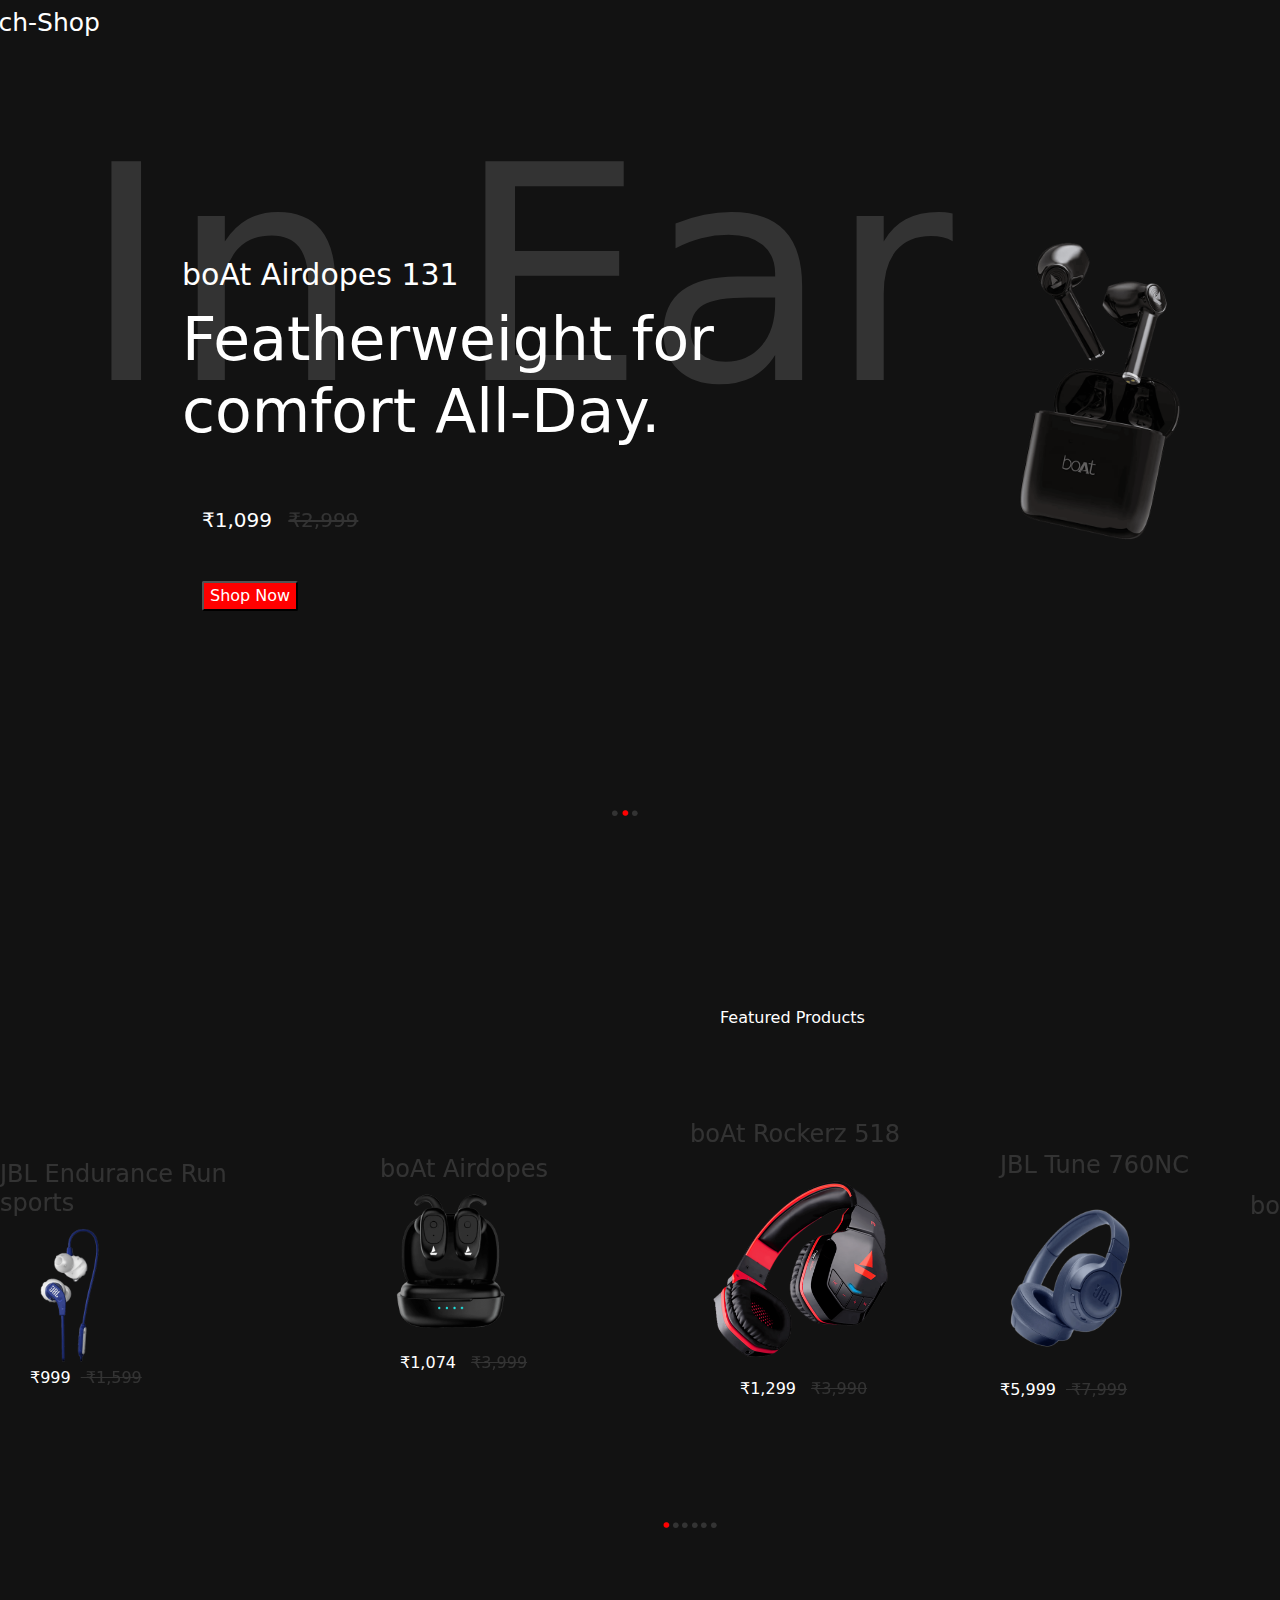
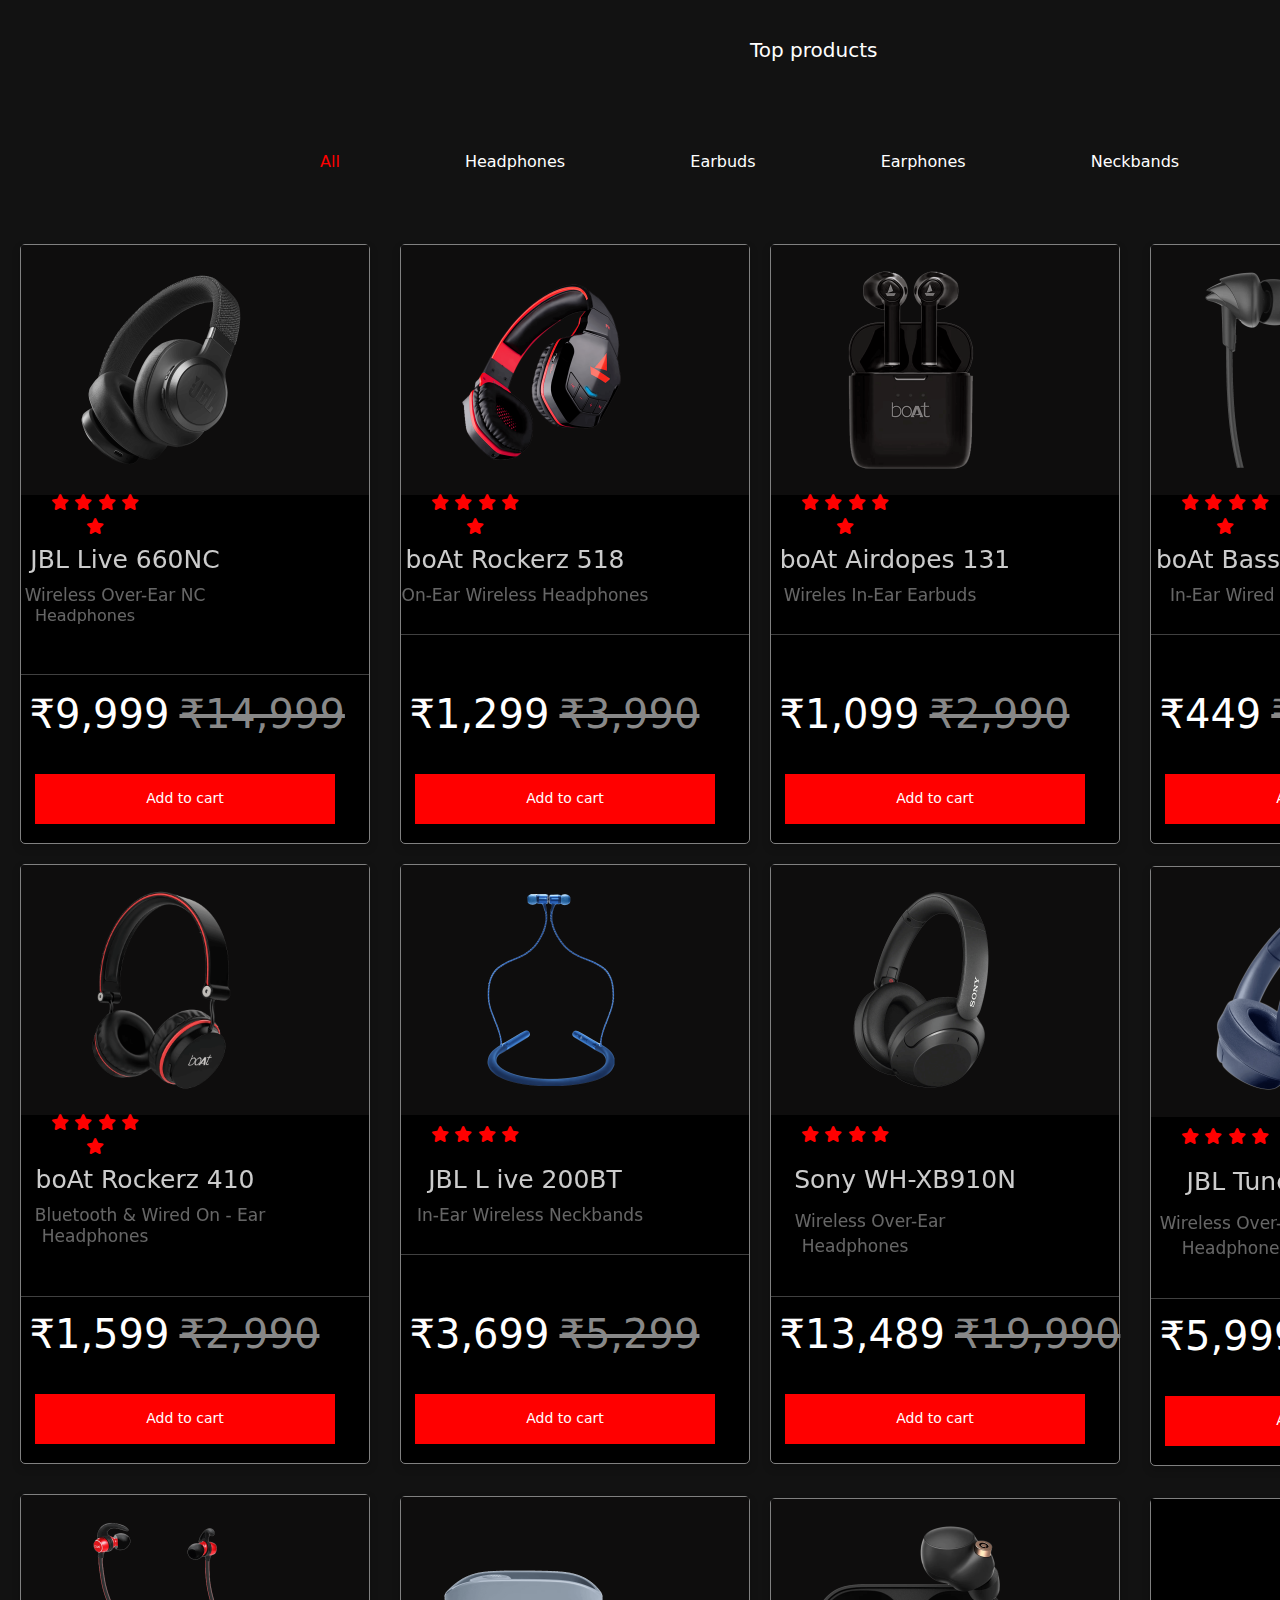
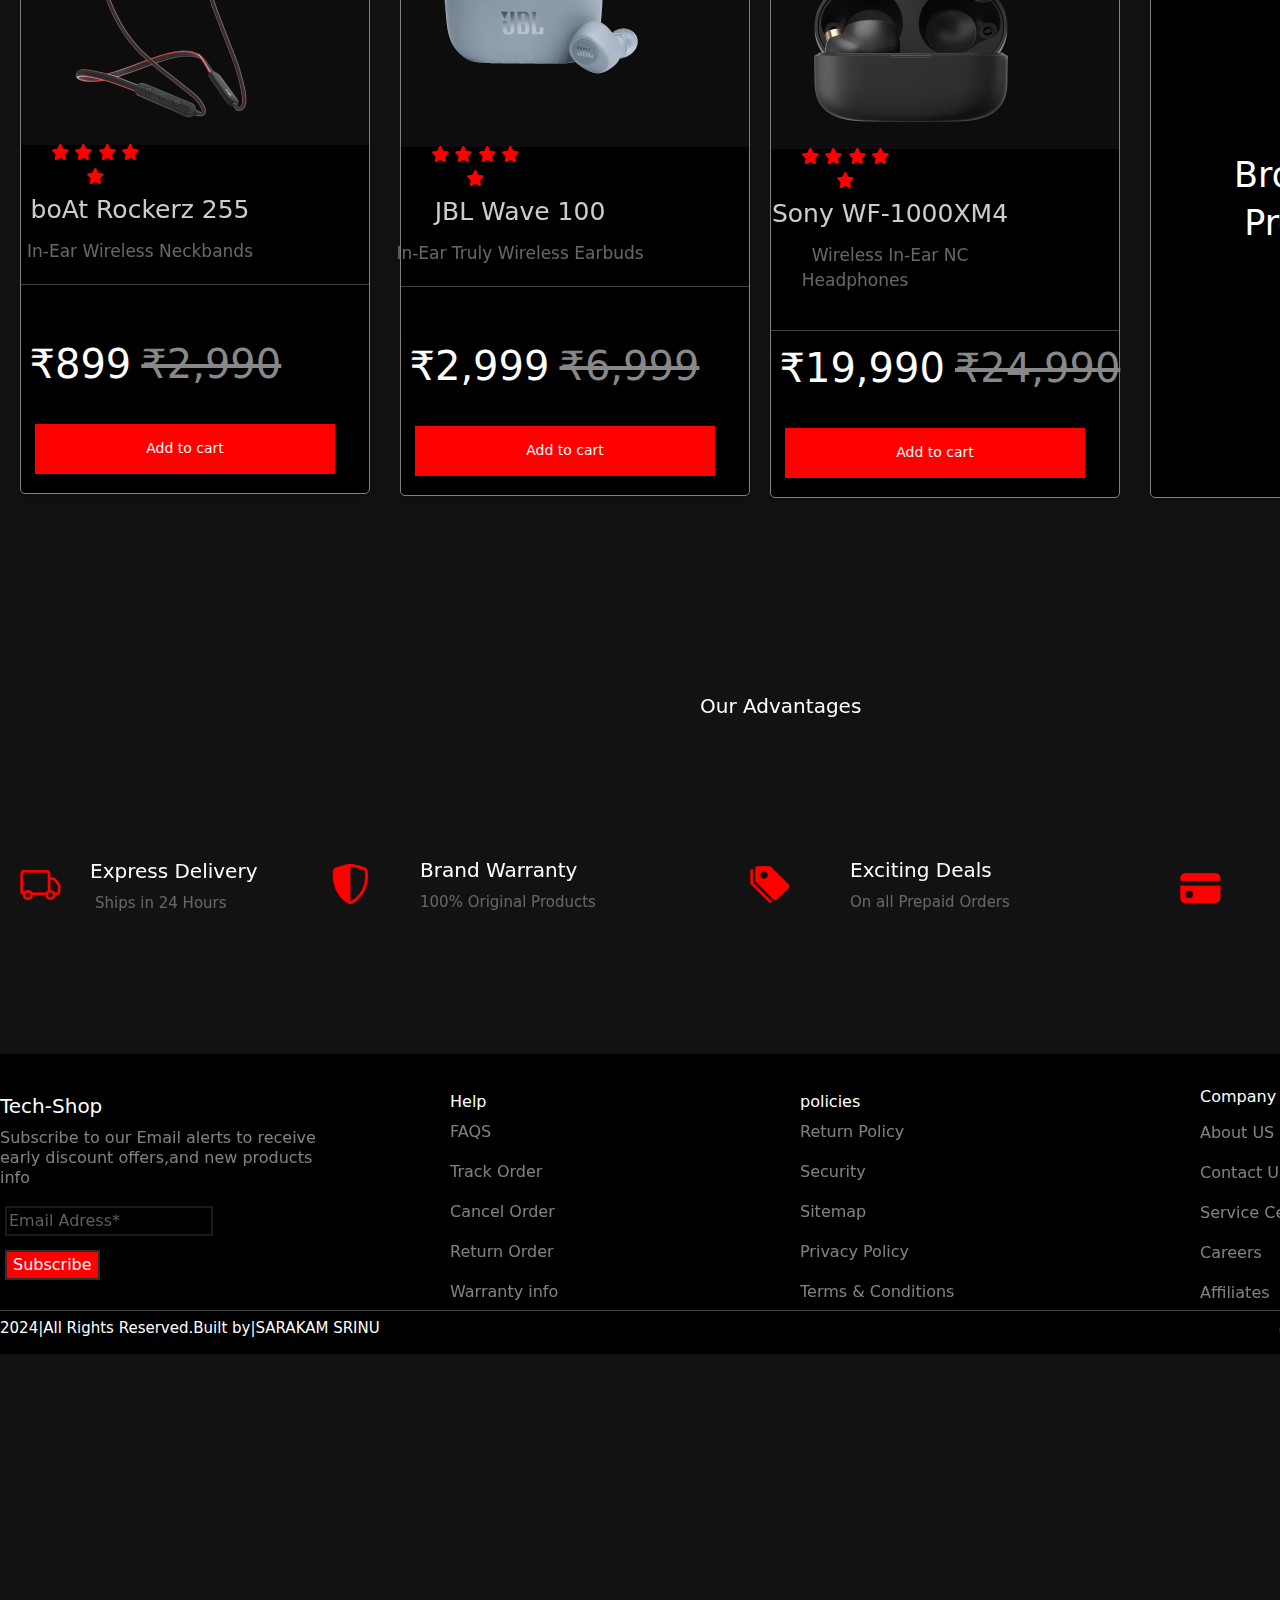
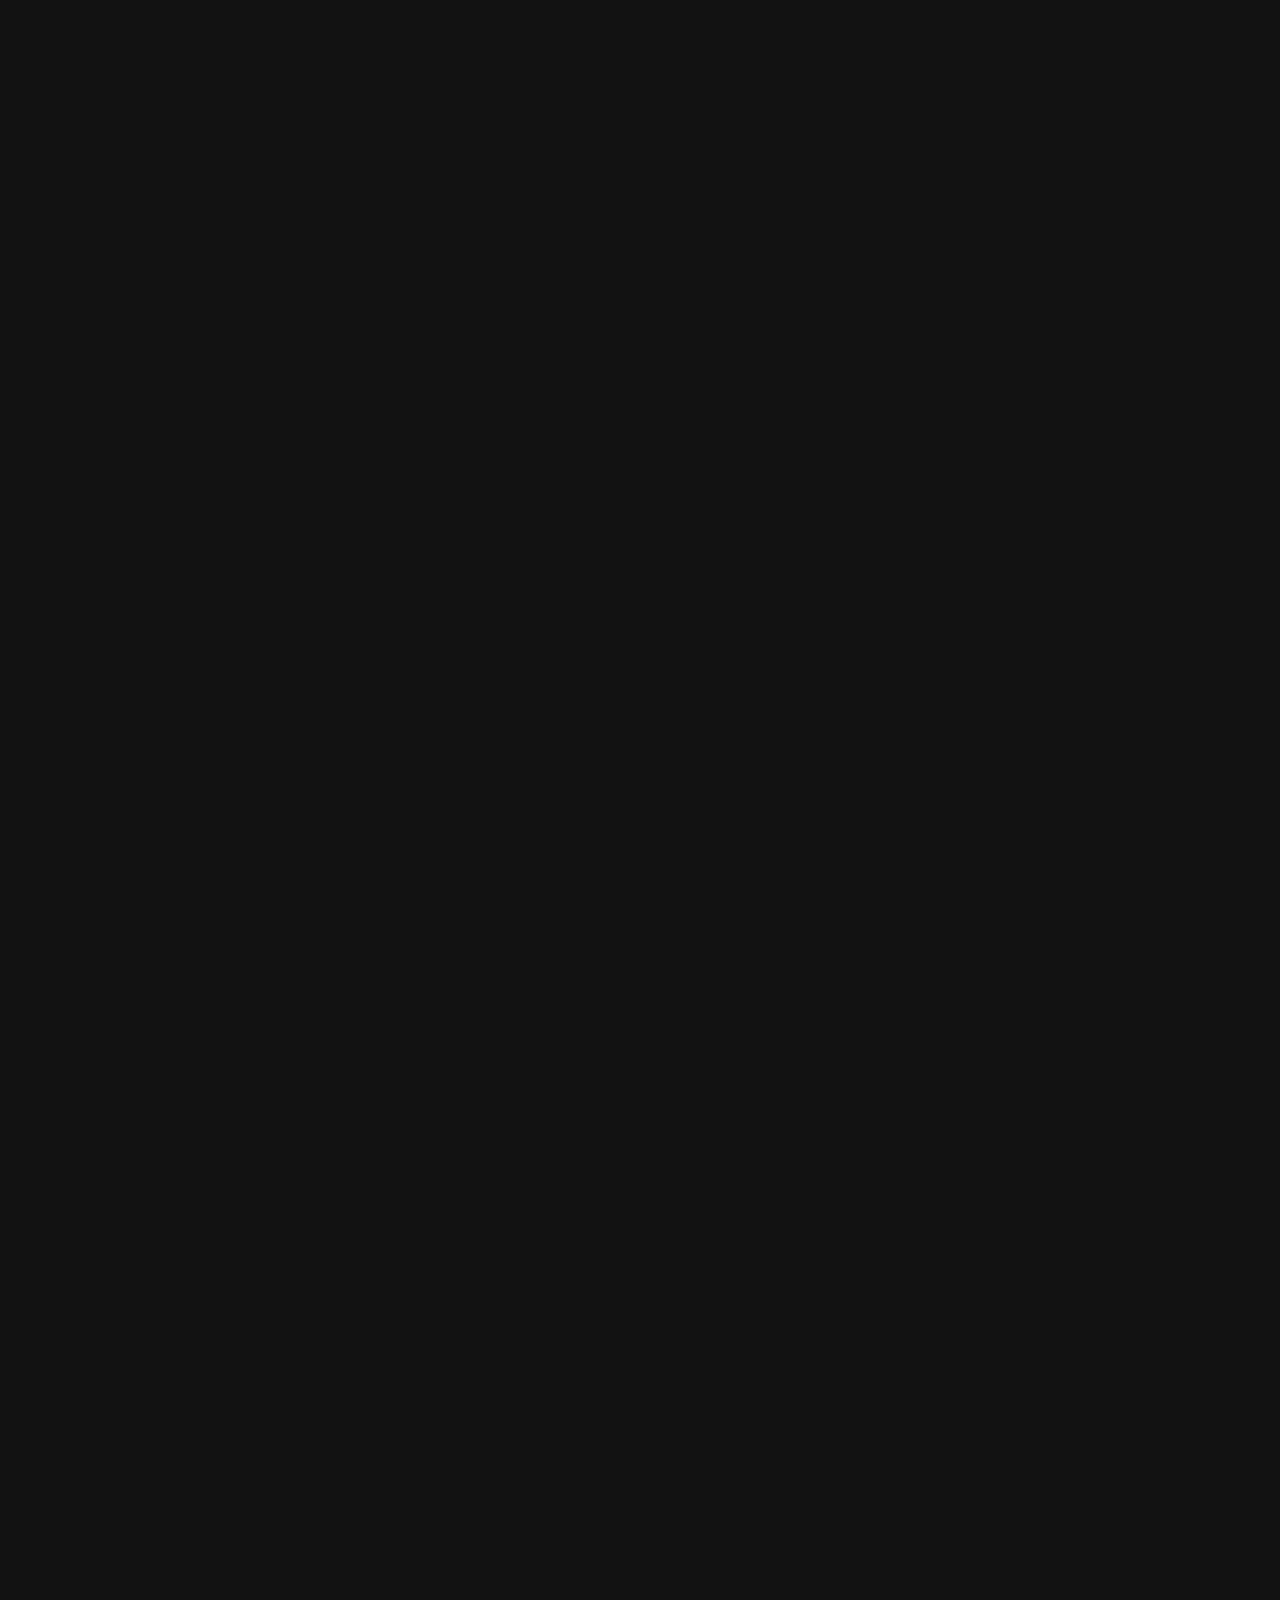
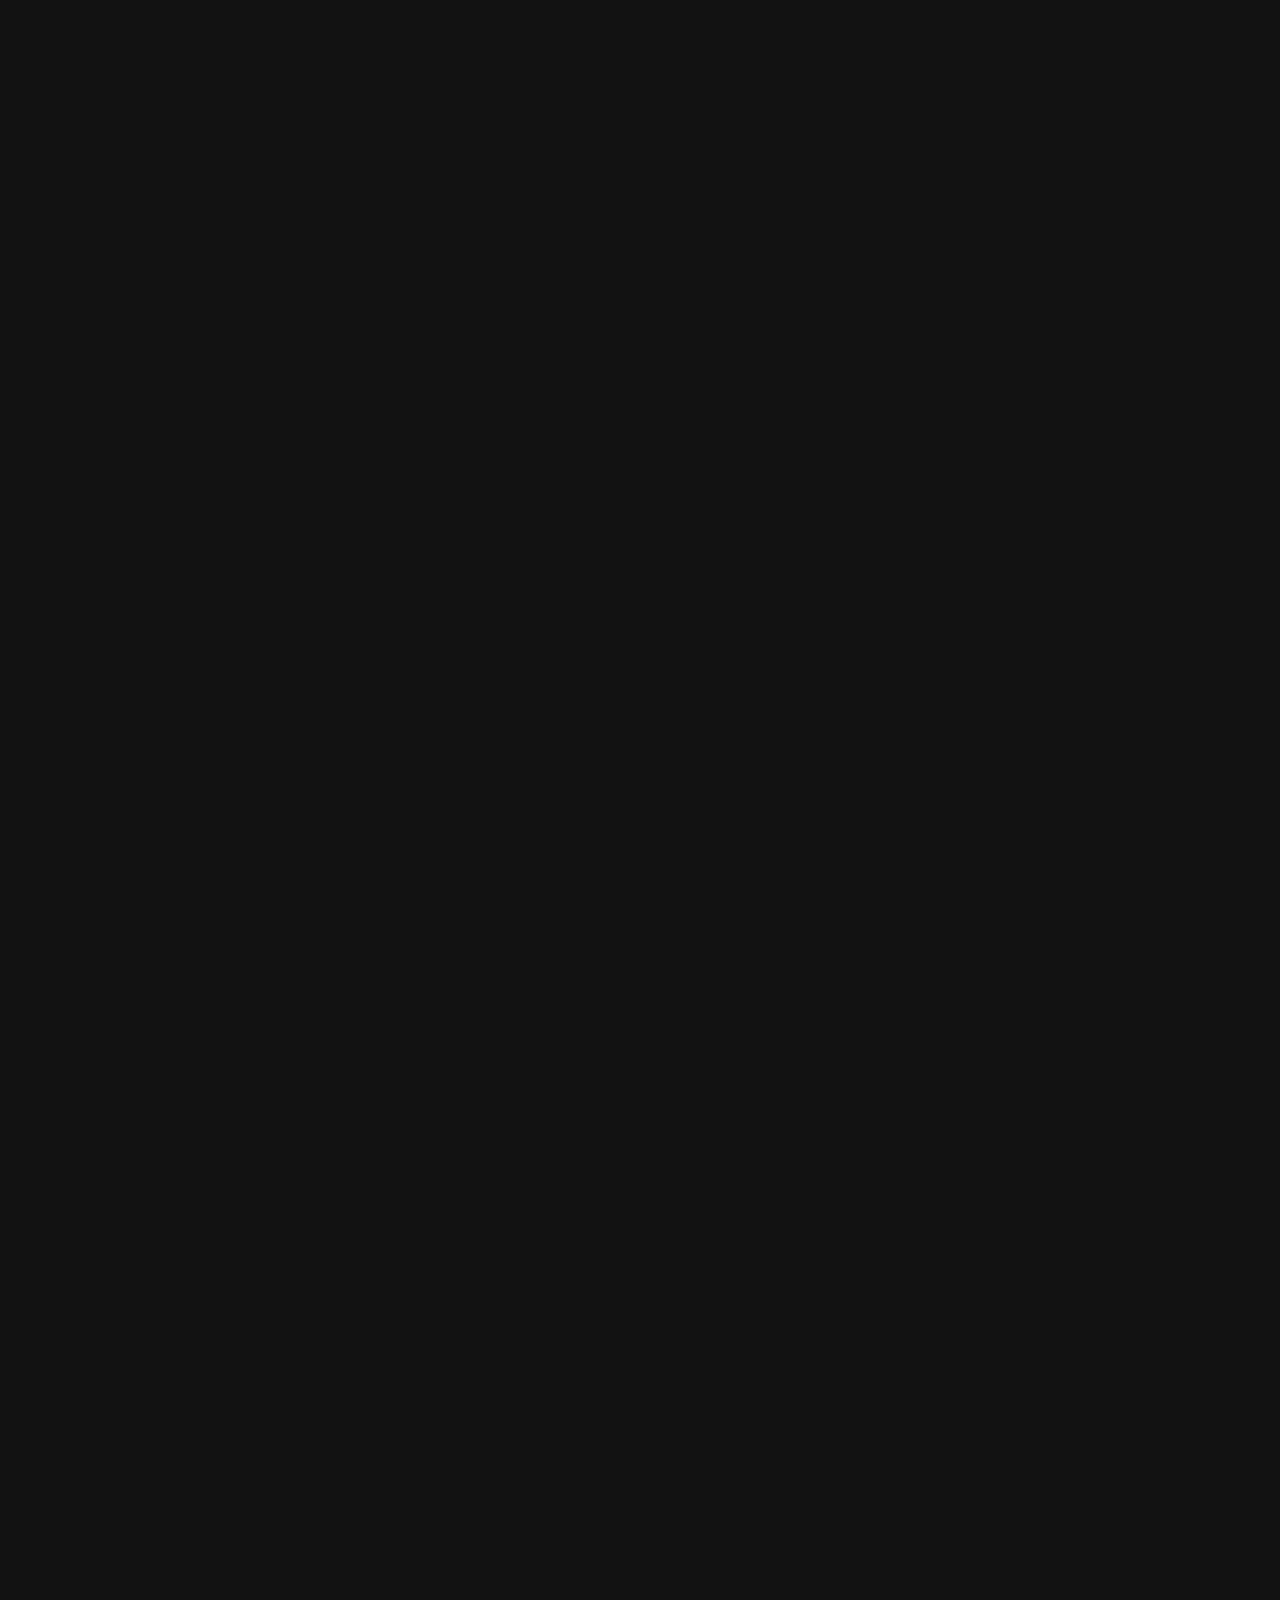
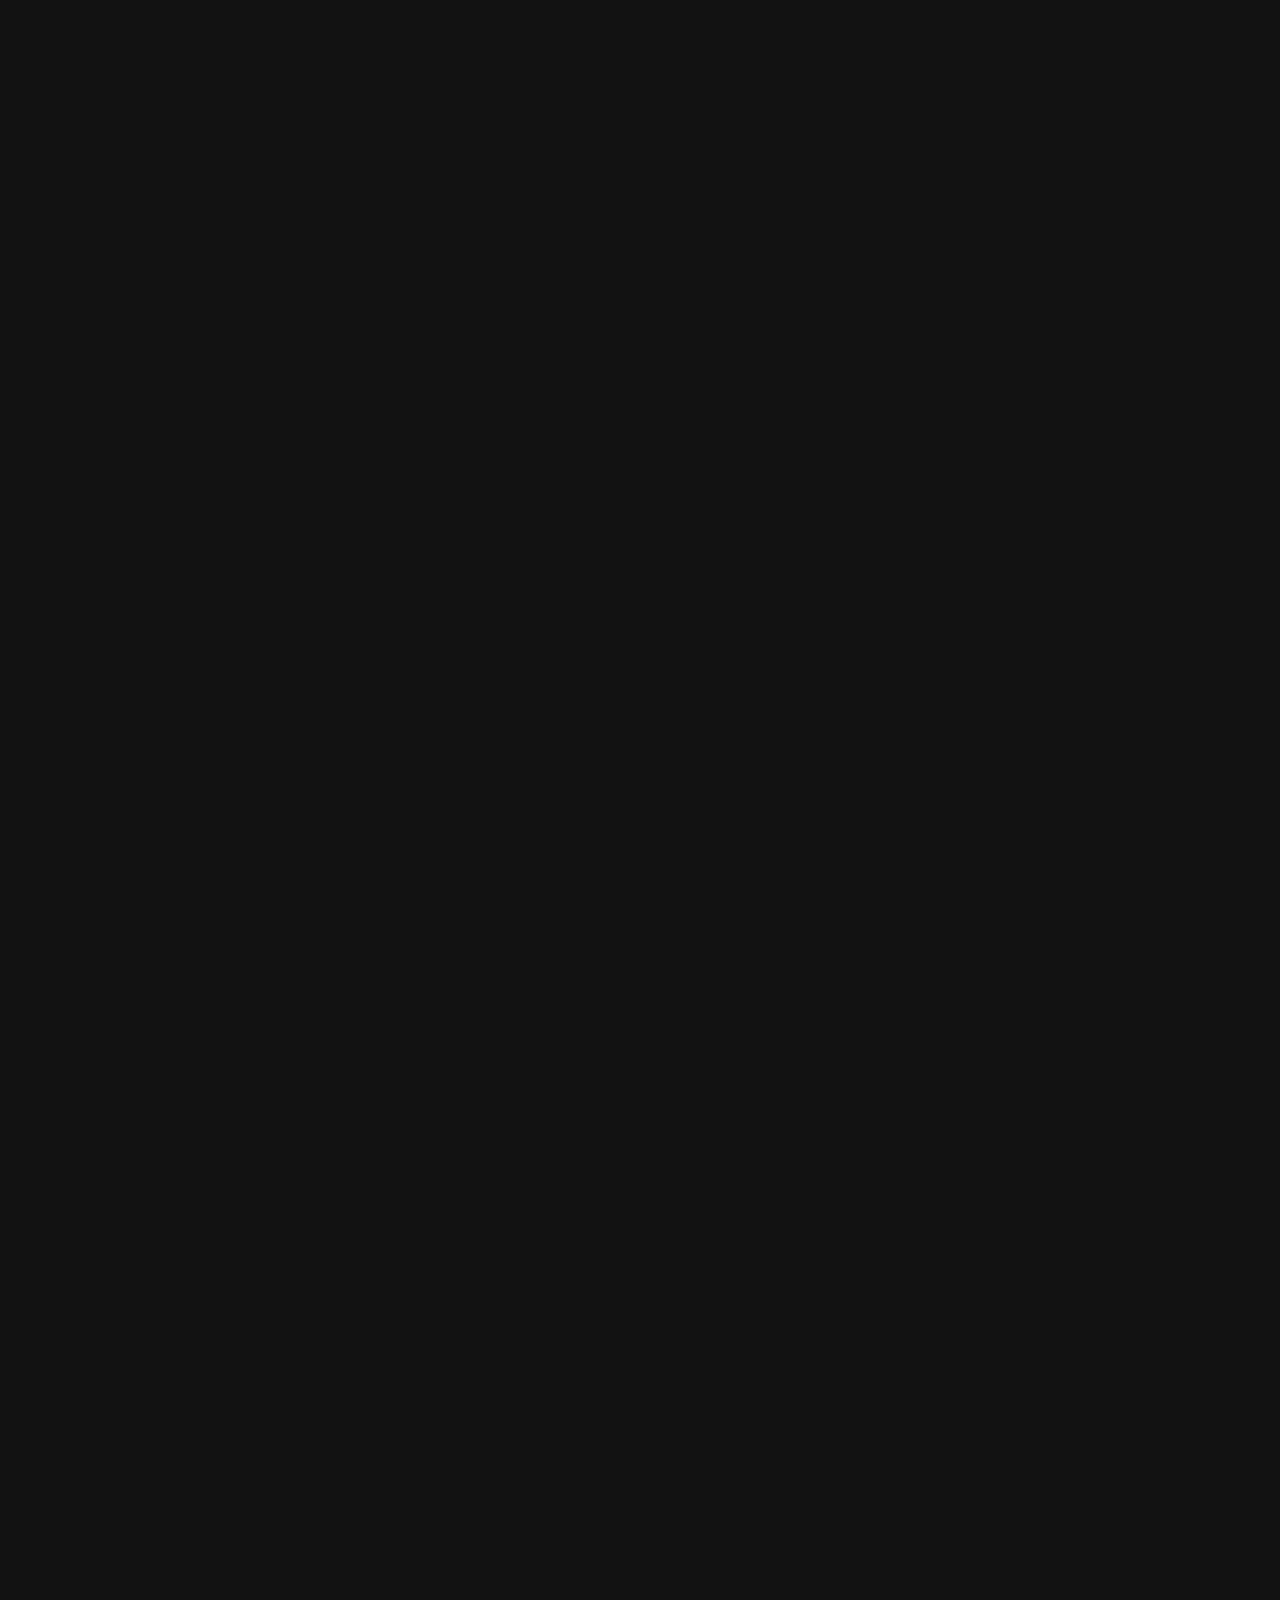
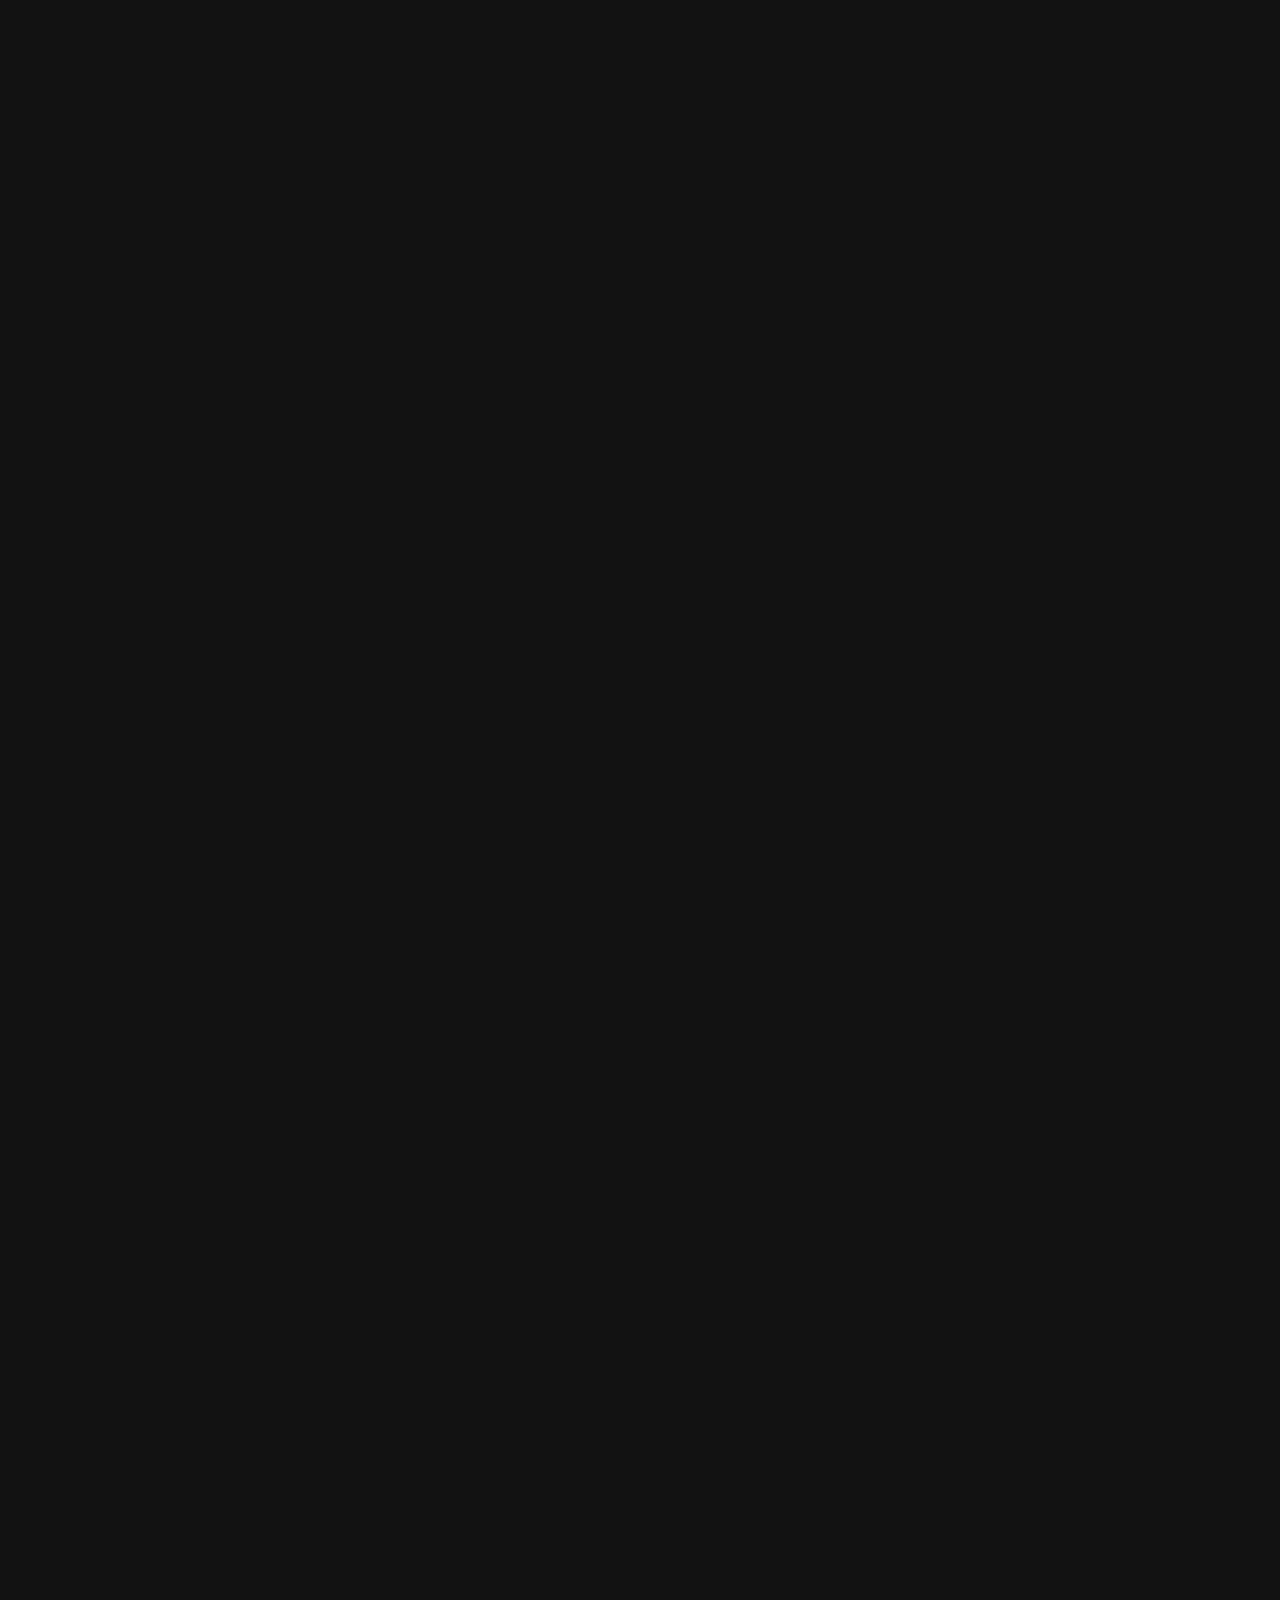
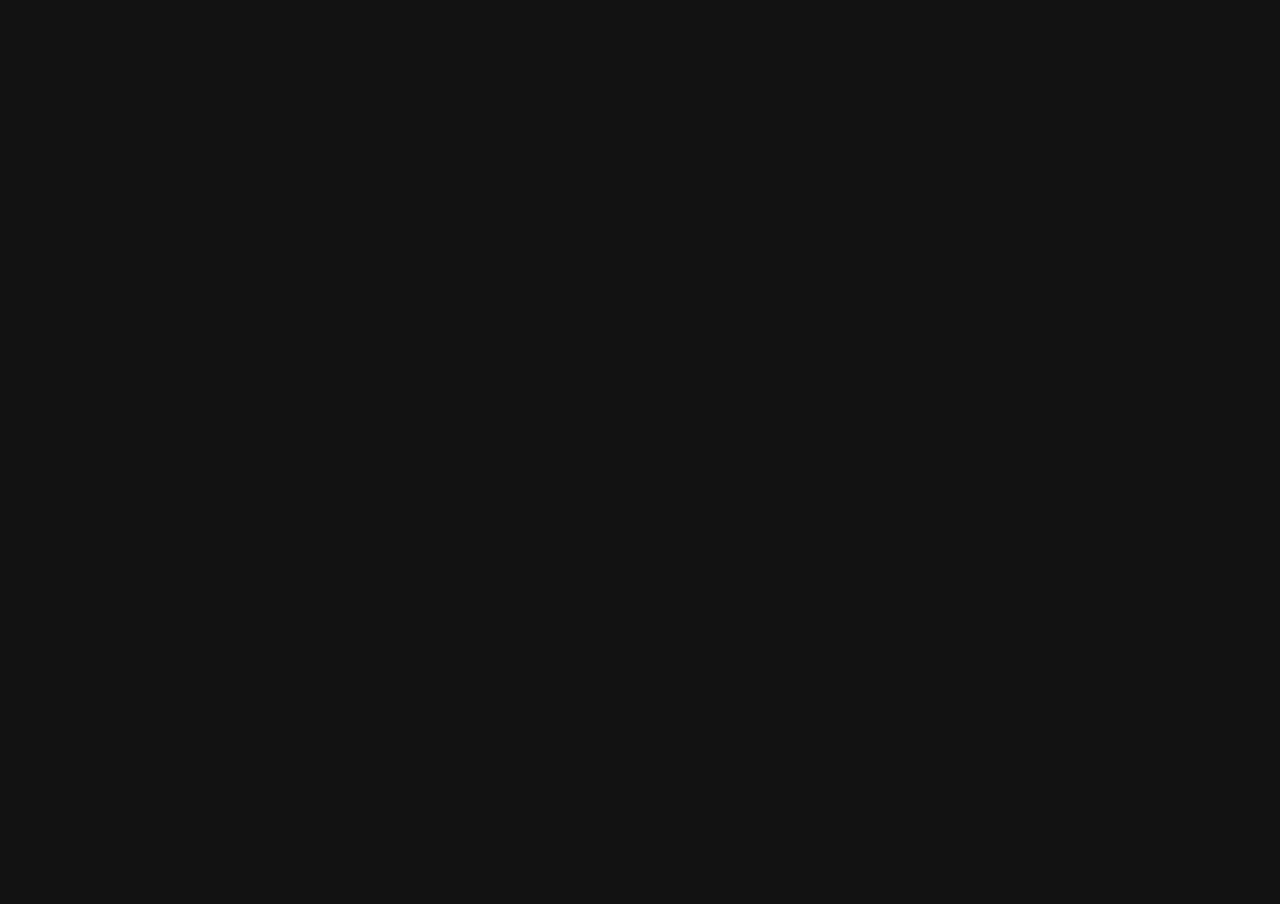
<file: index.html>
<!DOCTYPE html>
<html lang="en">
<head>
    <meta charset="UTF-8">
    <meta name="viewport" content="width=device-width, initial-scale=1.0">
    <title>Tech shop</title>
    <link href="./css/bootstrap.min.css" rel="stylesheet">
    <link rel="stylesheet" href="https://cdn.jsdelivr.net/npm/bootstrap-icons@1.11.3/font/bootstrap-icons.min.css">
    <link rel="stylesheet" href="styles.css">
    <link href="styles.css" rel="stylesheet">
    <link href="https://cdnjs.cloudflare.com/ajax/libs/font-awesome/6.0.0-beta3/css/all.min.css" rel="stylesheet">

</head>
<body>
    <header class="container">
        <h3 class="tech-shop">Tech-Shop</h3>
        <div class="head">
            <a title="search" class="bi bi-search search"></a>
            <a title="cart" class="bi bi-cart cart" href="./cart.html"></a>
            <div class="nav">
                <i class="bi bi-person person" ></i>
                <div class="drop-down">
                    <p class="dropdown-title">Hello!</p>
                    <a class="account">Access account and manage orders</a><br>
                    <a class="log-sign" href="./signup.html">Login / Signup</a>
                    <hr>
                    <a class="please">Please Login</a>
                </div>
            </div>
            
        </div>
    </header>

        <div class="container">
            <div class="hero-content">
                <span class="span">In Ear</span>
                <p class="tagline"> boAt Airdopes 131</p>
                <h2 class="para">Featherweight for<br> comfort All-Day.</h2>
                <p class="akash">&#8377;1,099 <del class="cost">&#8377;2,999</del></p>
                <button class="shop-now">Shop Now</button>

            </div>
        </div>
    <img class="imgg" src="./assets/pictures/boat131-3.png" alt="air dopes">
    <div class="total">
    <i class="bi bi-dot center"  ></i>
    <i class="bi bi-dot ramesh " ></i>
    <i class="bi bi-dot suresh "></i>
    </div>

    <span class="srinu">Featured Products</span><br>


    <h4 class="google">JBL Endurance Run<br> sports</h4>
    <img class="red" src="./assets/pictures/jbl-endu-1.png">
    <figcaption class="pravi">&#8377;999<del class="choco" > &#8377;1,599</del></figcaption>
    <h4 class="chrome">boAt Airdopes</h4>
    <img class="blue" src="./assets/pictures/boat203-1.png">
    <figcaption class="naveen">&#8377;1,074 <del class="biscuit">&#8377;3,999</del></figcaption>
    <h4 class="opera">boAt Rockerz 518</h4>
    <img class="green" src="./assets/pictures/boat518-1.png">
    <figcaption class="nagamani">&#8377;1,299 <del class="cone">&#8377;3,990</del></figcaption>
    <h4 class="facebook">JBL Tune 760NC</h4>
    <img class="pink" src="./assets/pictures/jbl760nc-1.png">
    <figcaption class="ramoji">&#8377;5,999<del class="sweets"> &#8377;7,999</del></figcaption>
    <h4 class="youtube">boAt Rockerz 255</h4>
    <img class="yellow" src="./assets/pictures/boat255r-1.png">
    <figcaption class="paradesi">&#8377;899<del class="banana"> &#8377;2,990</del></figcaption>
    <div class="animal">
        <i class="bi bi-dot dog"  ></i>
        <i class="bi bi-dot lion " ></i>
        <i class="bi bi-dot monkey "></i>
        <i class="bi bi-dot parrot"  ></i>
        <i class="bi bi-dot donkey " ></i>
        <i class="bi bi-dot bear "></i>
        </div>

        <h5 class="product">Top products</h5>
        <h8 class="all">All</h8>
        <h8 class="headphones">Headphones</h8>
        <h8 class="earbuds">Earbuds</h8>
        <h8 class="earphones">Earphones</h8>
        <h8 class="neckbands">Neckbands</h8>
        <div class="bharath">

            <div class="product-card">
                <div class="apple"> <img class="product-image"  src="./assets/pictures/jbl660nc-1.png">
                    <div class="product-details">
                        <div class="rating">
                            <i class="fas fa-star"></i>
                            <i class="fas fa-star"></i>
                            <i class="fas fa-star"></i>
                            <i class="fas fa-star"></i>
                            <i class="fas fa-star"></i>
                        </div>
                    </div>

                        
                </div>
               <h3 class="product-title">JBL Live 660NC</h3>
               <p class="product-description">Wireless Over-Ear NC </p>
               <p class="bright">Headphones</p>
               <hr class="horse">
            </div>
               <p class="price">&#8377;9,999<span class="original-price">&#8377;14,999</span> </p>
               <button class="add-to-cart">Add to cart</button>
            </div>

        </div>



        <div class="hakesh">

            <div class="bangalore">
                <div class="vizag"> <img class="mysore"  src="./assets/pictures/boat518-1.png">
                    <div class="rajupeta">
                        <div class="kolkata">
                            <i class="fas fa-star"></i>
                            <i class="fas fa-star"></i>
                            <i class="fas fa-star"></i>
                            <i class="fas fa-star"></i>
                            <i class="fas fa-star"></i>
                        </div>
                    </div>

                        
                </div>
               <h3 class="kanada">boAt Rockerz 518</h3>
               <p class="kota">On-Ear Wireless Headphones </p>
               <hr class="horse">
            </div>
               <p class="chennai">&#8377;1,299<span class="gudur">&#8377;3,990</span> </p>
               <button class="makavara">Add to cart</button>
            </div>

        </div>





        <div class="sujatha">

            <div class="bangalore">
                <div class="vizag"> <img class="mysore"  src="./assets/pictures/boat131-1.png">
                    <div class="rajupeta">
                        <div class="kolkata">
                            <i class="fas fa-star"></i>
                            <i class="fas fa-star"></i>
                            <i class="fas fa-star"></i>
                            <i class="fas fa-star"></i>
                            <i class="fas fa-star"></i>
                        </div>
                    </div>

                        
                </div>
               <h3 class="insta">boAt Airdopes 131</h3>
               <p class="twitter">Wireles In-Ear Earbuds </p>
               <hr class="horse">
            </div>
               <p class="prabhas">&#8377;1,099<span class="alluarjun">&#8377;2,990</span> </p>
               <button class="makavara">Add to cart</button>
            </div>

        </div>
   

   

   
        <div class="nithin">

            <div class="bangalore">
                <div class="vizag"> <img class="mysore"  src="./assets/pictures/boat110-1.png">
                    <div class="rajupeta">
                        <div class="kolkata">
                            <i class="fas fa-star"></i>
                            <i class="fas fa-star"></i>
                            <i class="fas fa-star"></i>
                            <i class="fas fa-star"></i>
                            <i class="fas fa-star"></i>
                        </div>
                    </div>

                        
                </div>
               <h3 class="rashmika">boAt BassHeads 110</h3>
               <p class="vijay">In-Ear Wired Earphones </p>
               <hr class="horse">
            </div>
               <p class="srilela">&#8377;449<span class="maheshbabu">&#8377;999</span> </p>
               <button class="makavara">Add to cart</button>
            </div>

        </div>




        
        <div class="lg">

            <div class="bangalore">
                <div class="vizag"> <img class="mysore"  src="./assets/pictures/boat410-1.png">
                    <div class="rajupeta">
                        <div class="kolkata">
                            <i class="fas fa-star"></i>
                            <i class="fas fa-star"></i>
                            <i class="fas fa-star"></i>
                            <i class="fas fa-star"></i>
                            <i class="fas fa-star"></i>
                        </div>
                    </div>         
                </div>
               <h3 class="samsung">boAt Rockerz 410</h3>
               <p class="onida">Bluetooth & Wired On - Ear </p>
               <p class="oneplus">Headphones</p>
               <hr class="horse">
            </div>
               <p class="nagesh">&#8377;1,599<span class="sanjay">&#8377;2,990</span> </p>
               <button class="makavara">Add to cart</button>
            </div>

        </div>







        <div class="kalki">

            <div class="bangalore">
                <div class="vizag"> <img class="mysore"  src="./assets/pictures/jbl200bt-1.png">
                    <div class="rajupeta">
                        <div class="kolkata">
                            <i class="fas fa-star"></i>
                            <i class="fas fa-star"></i>
                            <i class="fas fa-star"></i>
                            <i class="fas fa-star"></i>
                        </div>
                    </div>         
                </div>
               <h3 class="devara">JBL L ive 200BT</h3>
               <p class="pushpa">In-Ear Wireless Neckbands </p>
               <hr class="horse">
            </div>
               <p class="luckybhaskar">&#8377;3,699<span class="amaran">&#8377;5,299</span> </p>
               <button class="makavara">Add to cart</button>
            </div>

        </div>

   





        <div class="gunturkaram">

            <div class="bangalore">
                <div class="vizag"> <img class="mysore"  src="./assets/pictures/sonyXb910n-1.png">
                    <div class="rajupeta">
                        <div class="kolkata">
                            <i class="fas fa-star"></i>
                            <i class="fas fa-star"></i>
                            <i class="fas fa-star"></i>
                            <i class="fas fa-star"></i>
                        </div>
                    </div>         
                </div>
               <h3 class="tillusquare">Sony WH-XB910N</h3>
               <p class="ka">Wireless Over-Ear </p>
               <p class="kanguva">Headphones</p>
               <hr class="horse">
            </div>
               <p class="buttabomma">&#8377;13,489<span class="bhisma">&#8377;19,990</span> </p>
               <button class="makavara">Add to cart</button>
            </div>

        </div>


   



        <div class="eagle">

            <div class="bangalore">
                <div class="vizag"> <img class="mysore"  src="./assets/pictures/jbl760nc-1.png">
                    <div class="rajupeta">
                        <div class="kolkata">
                            <i class="fas fa-star"></i>
                            <i class="fas fa-star"></i>
                            <i class="fas fa-star"></i>
                            <i class="fas fa-star"></i>
                        </div>
                    </div>         
                </div>
               <h3 class="saindhav">JBL Tune 760NC</h3>
               <p class="nasamiranga">Wireless Over-Ear NC </p>
               <p class="premakatha">Headphones</p>
               <hr class="horse">
            </div>
               <p class="dheera">&#8377;5,999<span class="gameon">&#8377;7,999</span> </p>
               <button class="makavara">Add to cart</button>
            </div>

        </div>








        <div class="saaho">

            <div class="bangalore">
                <div class="vizag"> <img class="mysore"  src="./assets/pictures/boat255r-1.png">
                    <div class="rajupeta">
                        <div class="kolkata">
                            <i class="fas fa-star"></i>
                            <i class="fas fa-star"></i>
                            <i class="fas fa-star"></i>
                            <i class="fas fa-star"></i>
                            <i class="fas fa-star"></i>
                        </div>
                    </div>         
                </div>
               <h3 class="spirit">boAt Rockerz 255</h3>
               <p class="rajasaab">In-Ear Wireless Neckbands </p>
               
               <hr class="horse">
            </div>
               <p class="pauji">&#8377;899<span class="chatrapati">&#8377;2,990</span> </p>
               <button class="makavara">Add to cart</button>
            </div>

        </div>






        <div class="julai">

            <div class="bangalore">
                <div class="vizag"> <img class="mysore"  src="./assets/pictures/jbl100-1.png">
                    <div class="rajupeta">
                        <div class="kolkata">
                            <i class="fas fa-star"></i>
                            <i class="fas fa-star"></i>
                            <i class="fas fa-star"></i>
                            <i class="fas fa-star"></i>
                            <i class="fas fa-star"></i>
                        </div>
                    </div>         
                </div>
               <h3 class="gongotri">JBL Wave 100</h3>
               <p class="happy">In-Ear Truly Wireless Earbuds </p>
               
               <hr class="horse">
            </div>
               <p class="badrinath">&#8377;2,999<span class="bunny">&#8377;6,999</span> </p>
               <button class="makavara">Add to cart</button>
            </div>

        </div>








        <div class="yamadonga">

            <div class="bangalore">
                <div class="vizag"> <img class="mysore"  src="./assets/pictures/sony1000xm4-1.png">
                    <div class="rajupeta">
                        <div class="kolkata">
                            <i class="fas fa-star"></i>
                            <i class="fas fa-star"></i>
                            <i class="fas fa-star"></i>
                            <i class="fas fa-star"></i>
                            <i class="fas fa-star"></i>
                        </div>
                    </div>         
                </div>
               <h3 class="ramayya">Sony WF-1000XM4</h3>
               <p class="attarintiki">Wireless In-Ear NC </p>
               <p class="bullodu">Headphones</p>
               
               <hr class="horse">
            </div>
               <p class="jai">&#8377;19,990<span class="lava">&#8377;24,990</span> </p>
               <button class="makavara">Add to cart</button>
            </div>

        </div>





        <div class="brucele">

            <div class="bangalore">
                <div class="chitrannam"> 
                    <div class="rajupeta">
                        <div class="kolkata">
                           
                        </div>
                    </div>         
                </div>
                <p class="cetaphil">Browse All</p>
                <p class="himalaya">Products →</p>
               
            </div>
              
            </div>
        </div>









        <h5 class="advantages">Our Advantages</h5>

        <i class="bi bi-truck myjio"></i>
        <p class="og">Express Delivery</p>
        <p  class="kushii">Ships in 24 Hours</p>


        <i class="bi bi-shield-shaded badsha"></i>

        <p class="kaidi">Brand Warranty</p>
        <p class="syra">100% Original Products</p>


        <i class="bi bi-tags-fill trisha"></i>

        <p class="anushika">Exciting Deals</p>
        <p class="nayana">On all Prepaid Orders</p>


        <i class="bi bi-credit-card-fill shradha"></i>

        <p class="sunny">Secure Payments</p>
        <p class="disha">SSL/Secure certificate</p>



        <footer class="geesthey">
            <h5 class="venkatesh">Tech-Shop</h5>
            <p class="Subscribe">Subscribe to our Email alerts to receive </p>
            <p class="discount">early discount offers,and new products</p>
            <p class="info">info</p>
            
            <input type="Email ID" name="Email ID" placeholder="Email Adress*" class="email">
            <br>
            <br>
            <button class="buttons">Subscribe</button>
           
            <p class="help">Help</p>
            <diV class="return">
            <p>FAQS</p>
            <p>Track Order</p>
            <p>Cancel Order</p>
            <p>Return Order</p>
            <p>Warranty info</p>
            </diV>

            <p class="policies">policies</p>
            <diV class="site">
            <p>Return Policy</p>
            <p>Security</p>
            <p>Sitemap</p>
            <p>Privacy Policy</p>
            <p>Terms & Conditions</p>
            </diV>

            <p class="Company">Company</p>
            <diV class="aboutus">
            <p>About US</p>
            <p>Contact US</p>
            <p>Service Centres</p>
            <p>Careers</p>
            <p>Affiliates</p>
            </diV>
            <hr class="hr">

            <p class="adarsa">2024|All Rights Reserved.Built by|SARAKAM SRINU</p>
            <i class="bi bi-facebook careerss"></i>
            <i class="bi bi-twitter apasara"></i>
            <i class="bi bi-instagram gram"></i>
            <i class="bi bi-linkedin dinn"></i>
        </footer>
         
</body>
</html>
</file>
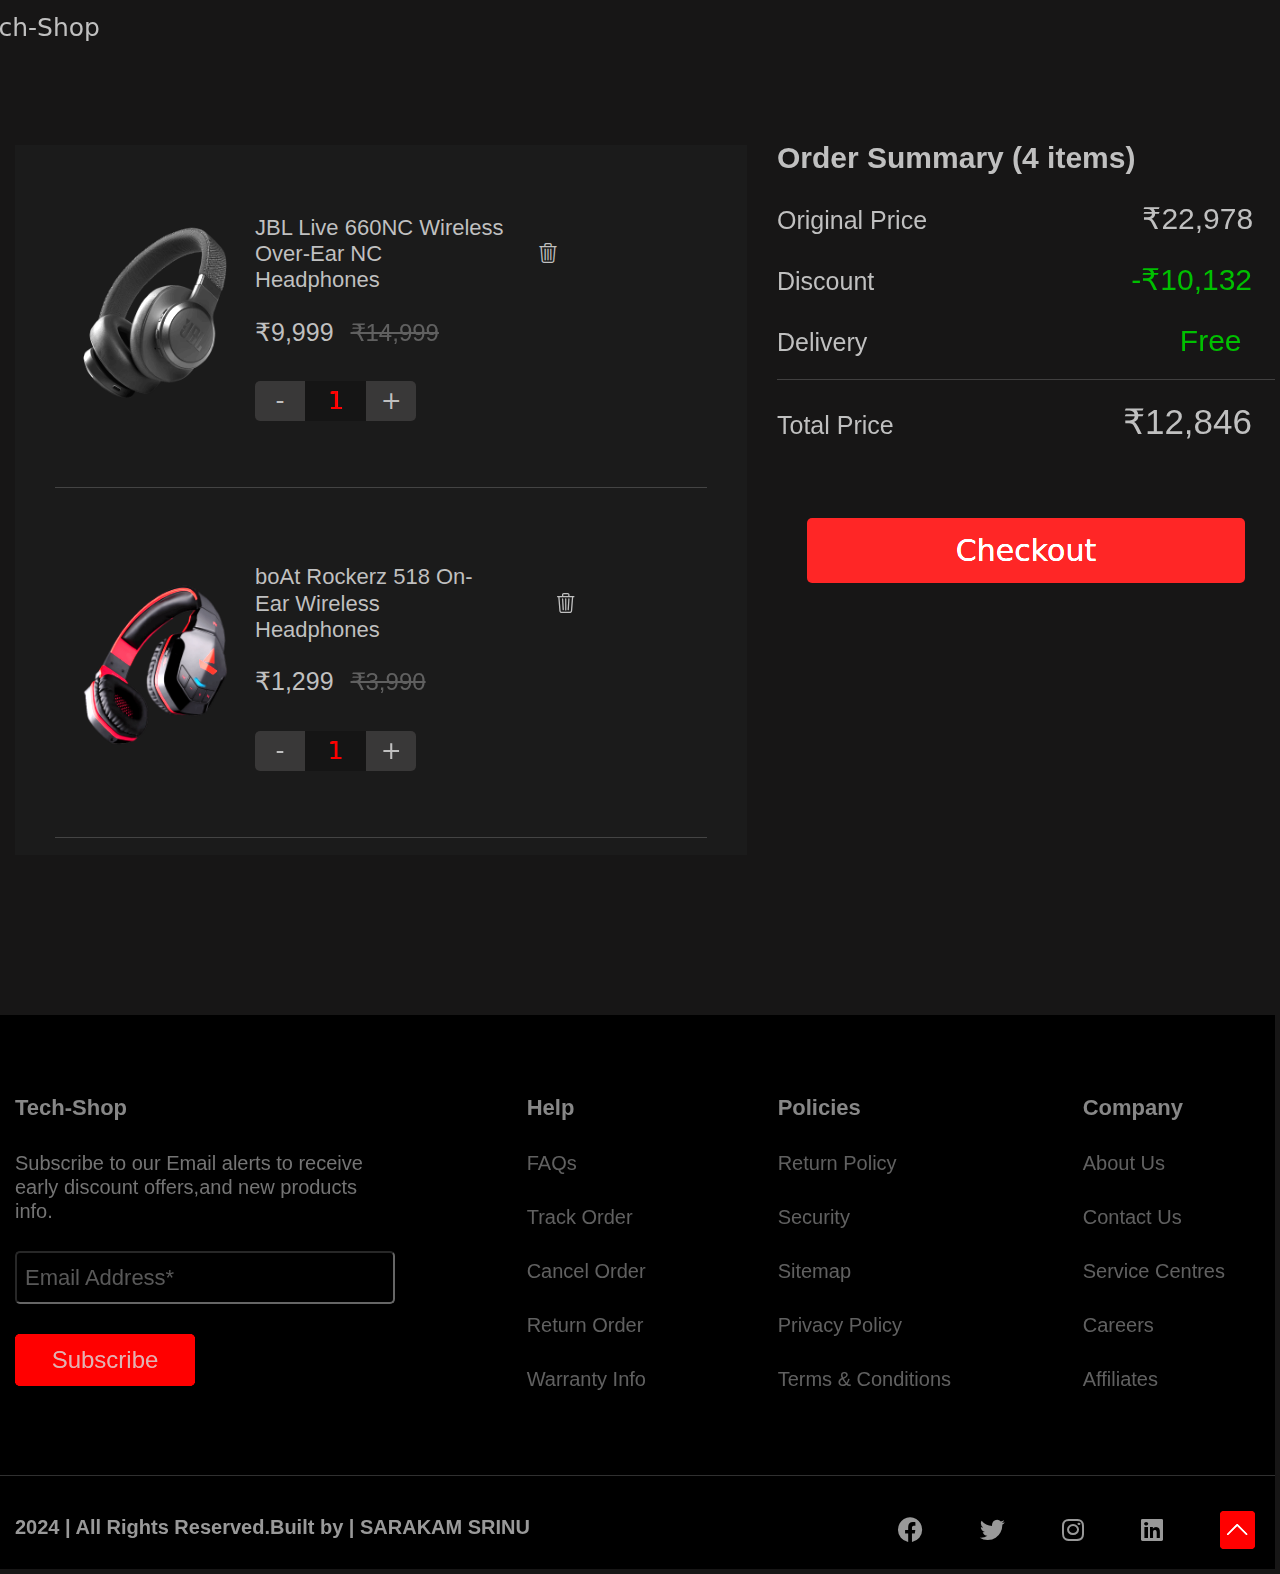
<file: cart.html>
<!DOCTYPE html>
<html lang="en">
<head>
    <meta charset="UTF-8">
    <meta name="viewport" content="width=device-width, initial-scale=1.0">
    <title>Cart</title>
    <link rel="stylesheet" href="css/bootstrap.min.css">
    <link rel="stylesheet" href="https://cdn.jsdelivr.net/npm/bootstrap-icons@1.11.3/font/bootstrap-icons.min.css">
    <link rel="stylesheet" href="./cart-style.css">
    <link href="https://cdnjs.cloudflare.com/ajax/libs/font-awesome/6.0.0-beta3/css/all.min.css" rel="stylesheet">
</head>
<body>
    <div>
        <header class="container">
            <h3 class="tech-shop">Tech-Shop</h3>
            <div class="head">
                <a title="search" class="bi bi-search search"></a>
                <div class="cart-icon">
                    <a title="cart" class="bi bi-cart cart"></a>
                    <span class="cart-badge">4</span>
                </div>
                
                <a href="./signup.html" class="bi bi-person person" ></a>
            </div>
        </header>
        <br>
        <br>
        <br>
        <div class="cart-container">
            <div class="container1-in-cart">
                <div class="container2-in-cart">
                    <div class="cart-item">
                        <img class="in-image" src="./assets/pictures/jbl660nc-1.png" alt="jbl660nc">
                        <div class="product-part">
                            <h3 class="jbl1">JBL Live 660NC Wireless Over-Ear NC <i title="Remove item" class="bi bi-trash3 trash"></i> <br>Headphones</h3>
                            <span class="price">&#8377;9,999 <span class="Oprice"> &#8377;14,999</span></span><br>
                            <div class="buttons">
                                <button class="btn1">-</button>
                                <button class="btn2">1</button>
                                <button class="btn3">+</button>
                            </div>
                        </div>
                    </div>
                    <hr>
                </div>
                
                <div class="container2-1-in-cart">
                    <div class="cart-item">
                        <img class="in-image" src="./assets/pictures/boat518-1.png" alt="jbl660nc">
                        <div class="product-part2">
                            <h3 class="jbl1">boAt Rockerz 518 On-Ear Wireless <i title="Remove item" class="bi bi-trash3 trash2"></i><br>Headphones</h3>
                            <span class="price">&#8377;1,299 <span class="Oprice"> &#8377;3,990</span></span><br>
                            <div class="buttons">
                                <button class="btn1">-</button>
                                <button class="btn2">1</button>
                                <button class="btn3">+</button>
                            </div>
                            
                        </div>
                        
                    </div>
                    <hr>
                    
                </div>
                <div class="container2-2-in-cart">
                    <div class="cart-item">
                        <img class="in-image" src="./assets/pictures/boat131-1.png" alt="jbl660nc">
                        <div class="product-part3">
                            <h3 class="jbl1">boAt Airdopes 131 Wireless In-Ear <i title="Remove item" class="bi bi-trash3 trash3"></i><br>Earbuds</h3>
                            <span class="price">&#8377;1,099 <span class="Oprice"> &#8377;2,990</span></span><br>
                            <div class="buttons">
                                <button class="btn1">-</button>
                                <button class="btn2">1</button>
                                <button class="btn3">+</button>
                            </div>
                        </div>
                    </div>
                    <hr>
                </div>
                <div class="container2-3-in-cart">
                    <div class="cart-item">
                        <img class="in-image" src="./assets/pictures/boat110-1.png" alt="jbl660nc">
                        <div class="product-part4">
                            <h3 class="jbl1">boAt BassHeads 110 in-Ear Wired Earphones<i title="Remove item" class="bi bi-trash3 trash4"></i><br>Earbuds</h3>
                            <span class="price">&#8377;449 <span class="Oprice"> &#8377;999</span></span><br>
                            <div class="buttons">
                                <button class="btn1">-</button>
                                <button class="btn2">1</button>
                                <button class="btn3">+</button>
                            </div>
                            
                        </div>
                        
                    </div>
                </div>

            </div>
            <div class="cart-container2">
                <pre class="order">Order Summary (4 items)</pre>
                <pre class="price">Original Price                               <span class="last1">&#8377;22,978</span></pre>
                <pre class="price">Discount                                     <span class="last2">-&#8377;10,132</span></pre>
                <pre class="price">Delivery                                             <span class="last3">Free</span></pre>
                <hr>
                <pre class="price">Total Price                                 <span class="last4">&#8377;12,846</span></pre><br>
                <button class="btnlast">Checkout</button>
            </div>
        </div>
        
            
    </div>
    <footer>
        <div class="container-a">
            <div class="footer-part1">
                <h4 class="tech-shop2">Tech-Shop</h4>
                <h5 class="sub">Subscribe to our Email alerts to receive<br>early discount offers,and new products<br>info.</h5>
                <input type="text" class="email" placeholder="Email Address*"><br>
                <input type="button" class="btnlast2" value="Subscribe">
            </div>   
            <div class="footer-part2">
                <h4><a>Help</a></h4>
                <h5>FAQs</h5>
                <h5>Track Order</h5>
                <h5>Cancel Order</h5>
                <h5>Return Order</h5>
                <h5>Warranty Info</h5>
            </div>

            <div class="footer-part3">
                <h4>Policies</h4>
                <h5>Return Policy</h5>
                <h5>Security</h5>
                <h5>Sitemap</h5>
                <h5>Privacy Policy</h5>
                <h5>Terms & Conditions</h5>
            </div>
            <div class="footer-part4">
                <h4>Company</h4>
                <h5>About Us</h5>
                <h5>Contact Us</h5>
                <h5>Service Centres</h5>
                <h5>Careers</h5>
                <h5>Affiliates</h5>
            </div>
        </div>
        <hr>
        <div class="container-b">
            <div class="end">
                <span class="last-span">2024 | All Rights Reserved.Built by | SARAKAM SRINU</span>
            </div>
            <div class="social-media">
                <i class="fab fa-facebook facebook"></i>
                <i class="fab fa-twitter twitter"></i>
                <i class="fab fa-instagram instagram"></i>
                <i class="fab fa-linkedin linkedin"></i>
                <i class="bi bi-chevron-up chevron"></i>
            </div>
        </div>  
    </footer>
</body>
</html>
</file>
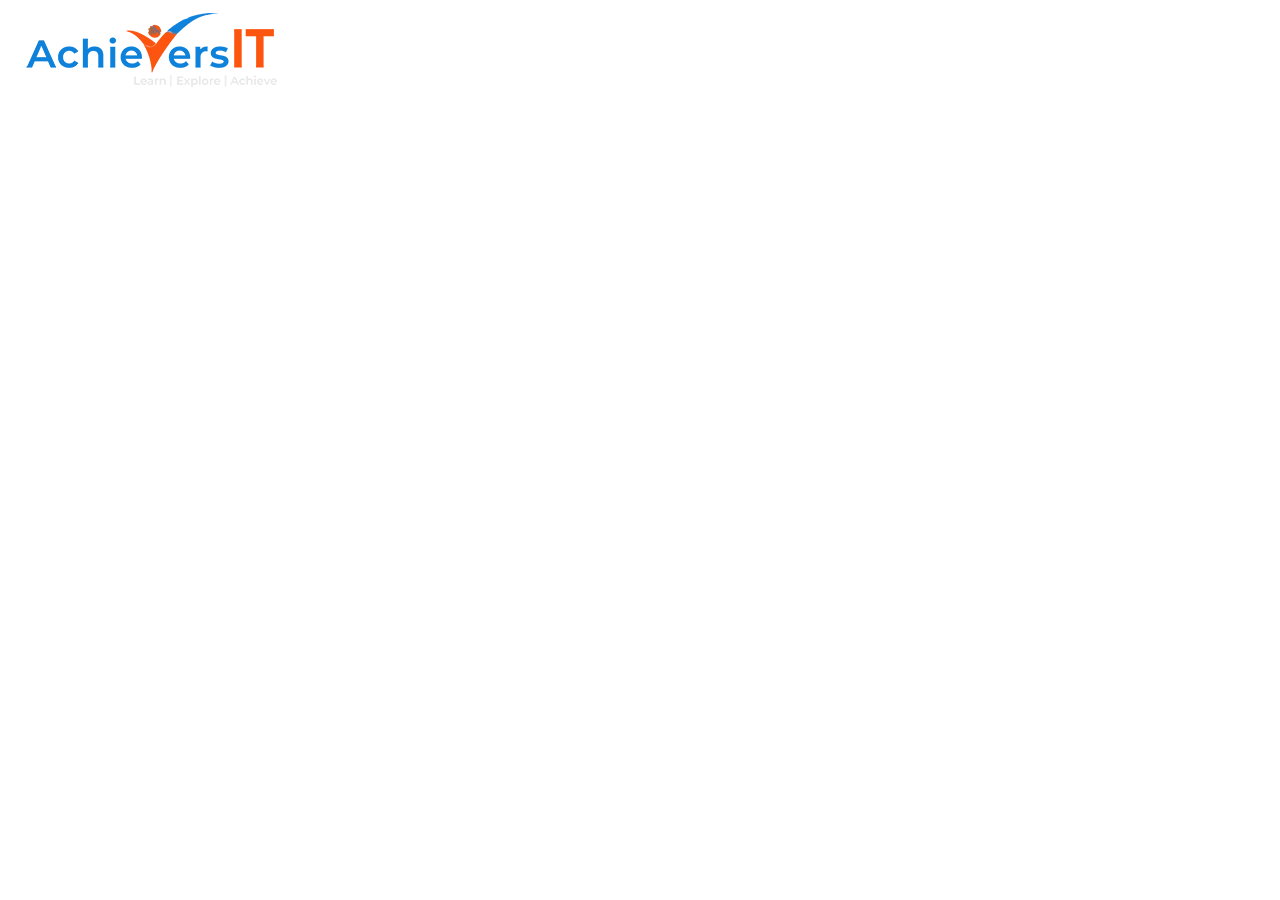
<file: formss.html>
<!DOCTYPE html>
<html lang="en">
<head>
    <meta charset="UTF-8">
    <meta name="viewport" content="width=device-width, initial-scale=1.0">
    <title>Document</title>
</head>
<body>
    <img src="./assets/pictures/ach.jpg.jpg">
    
</body>
</html>
</file>
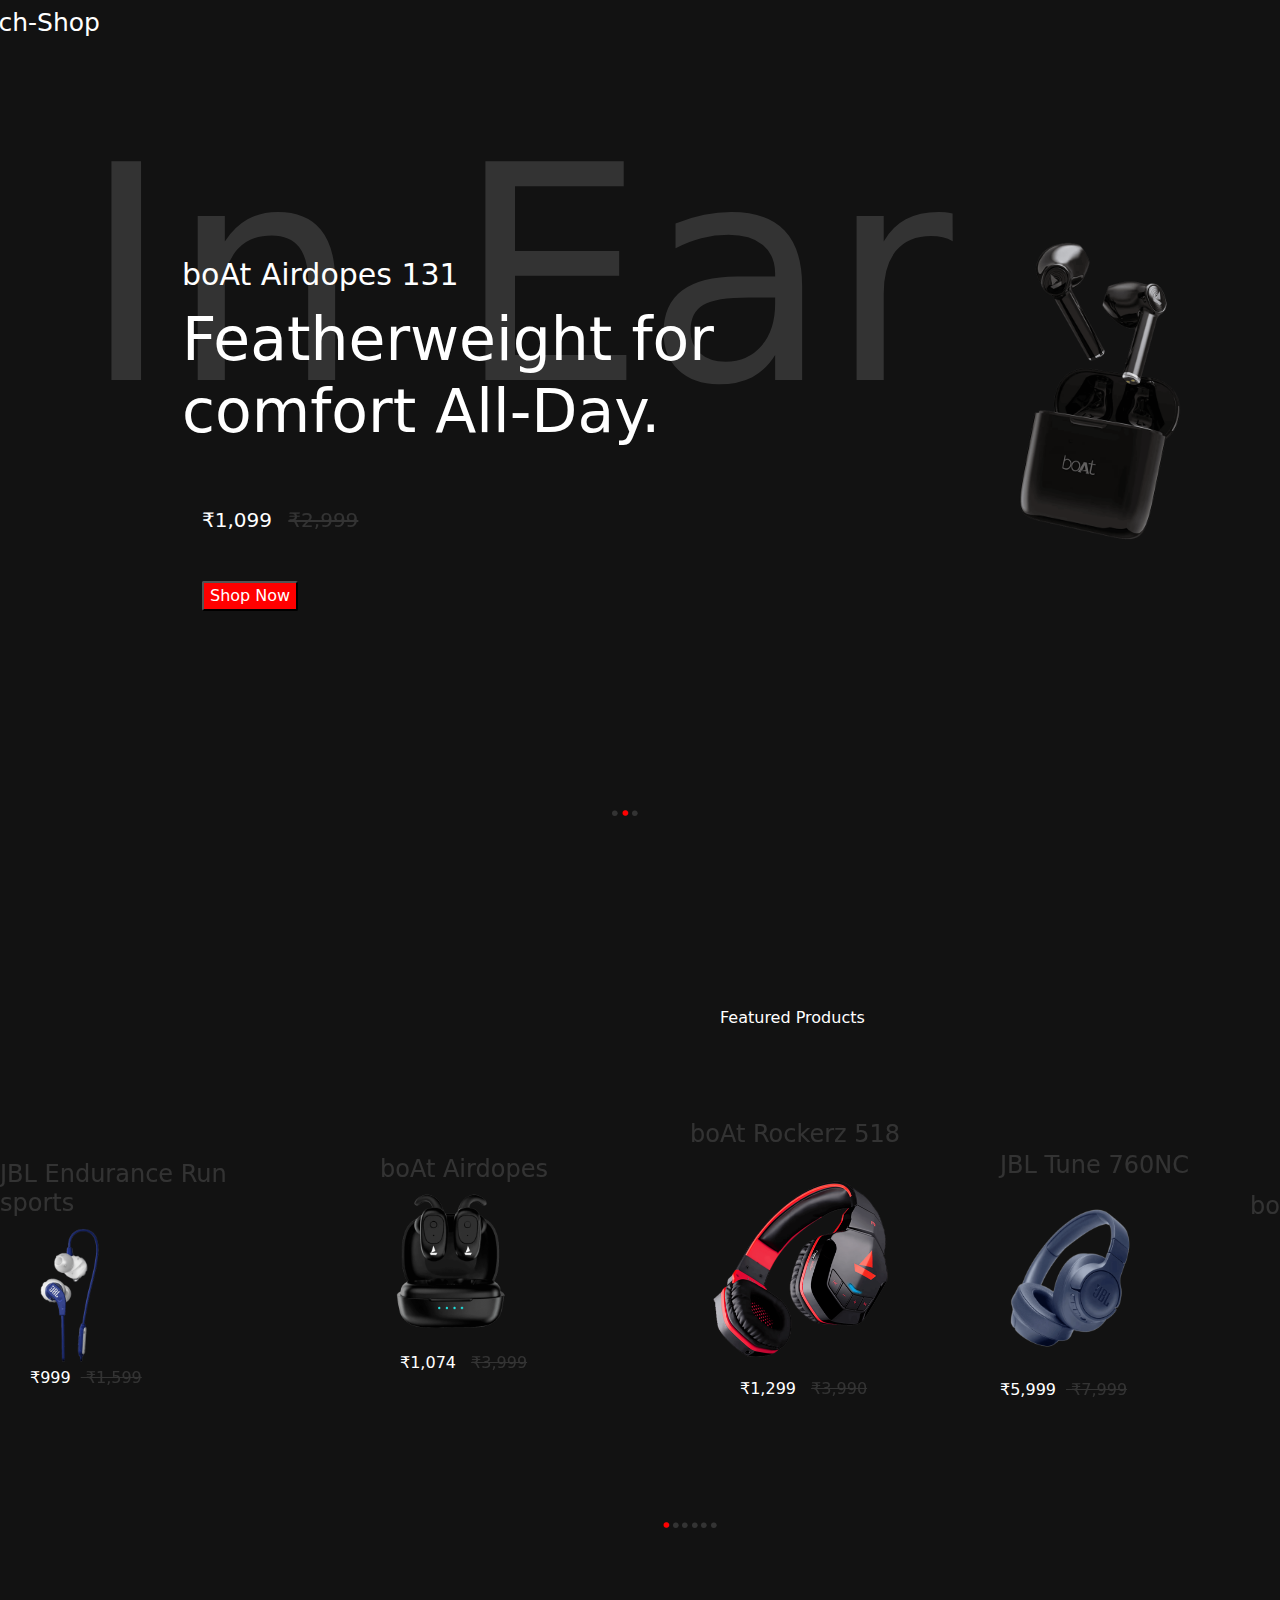
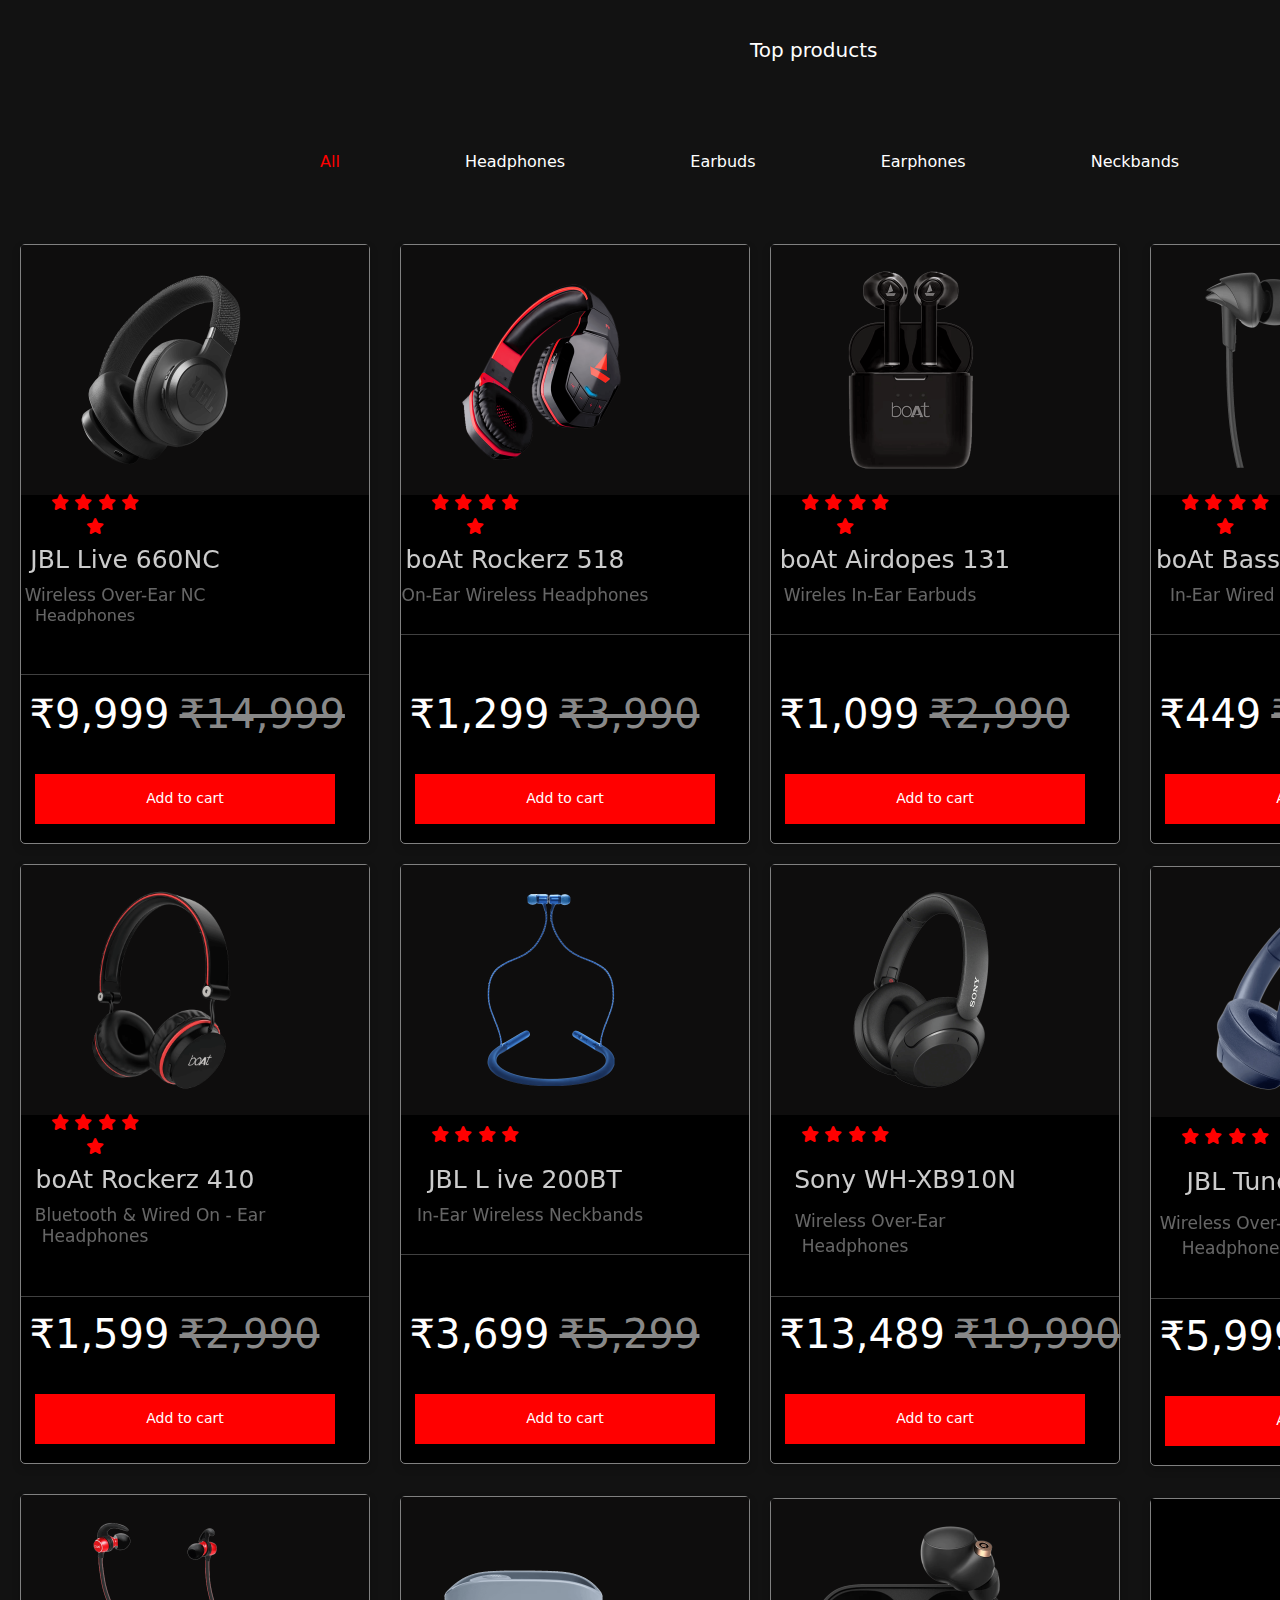
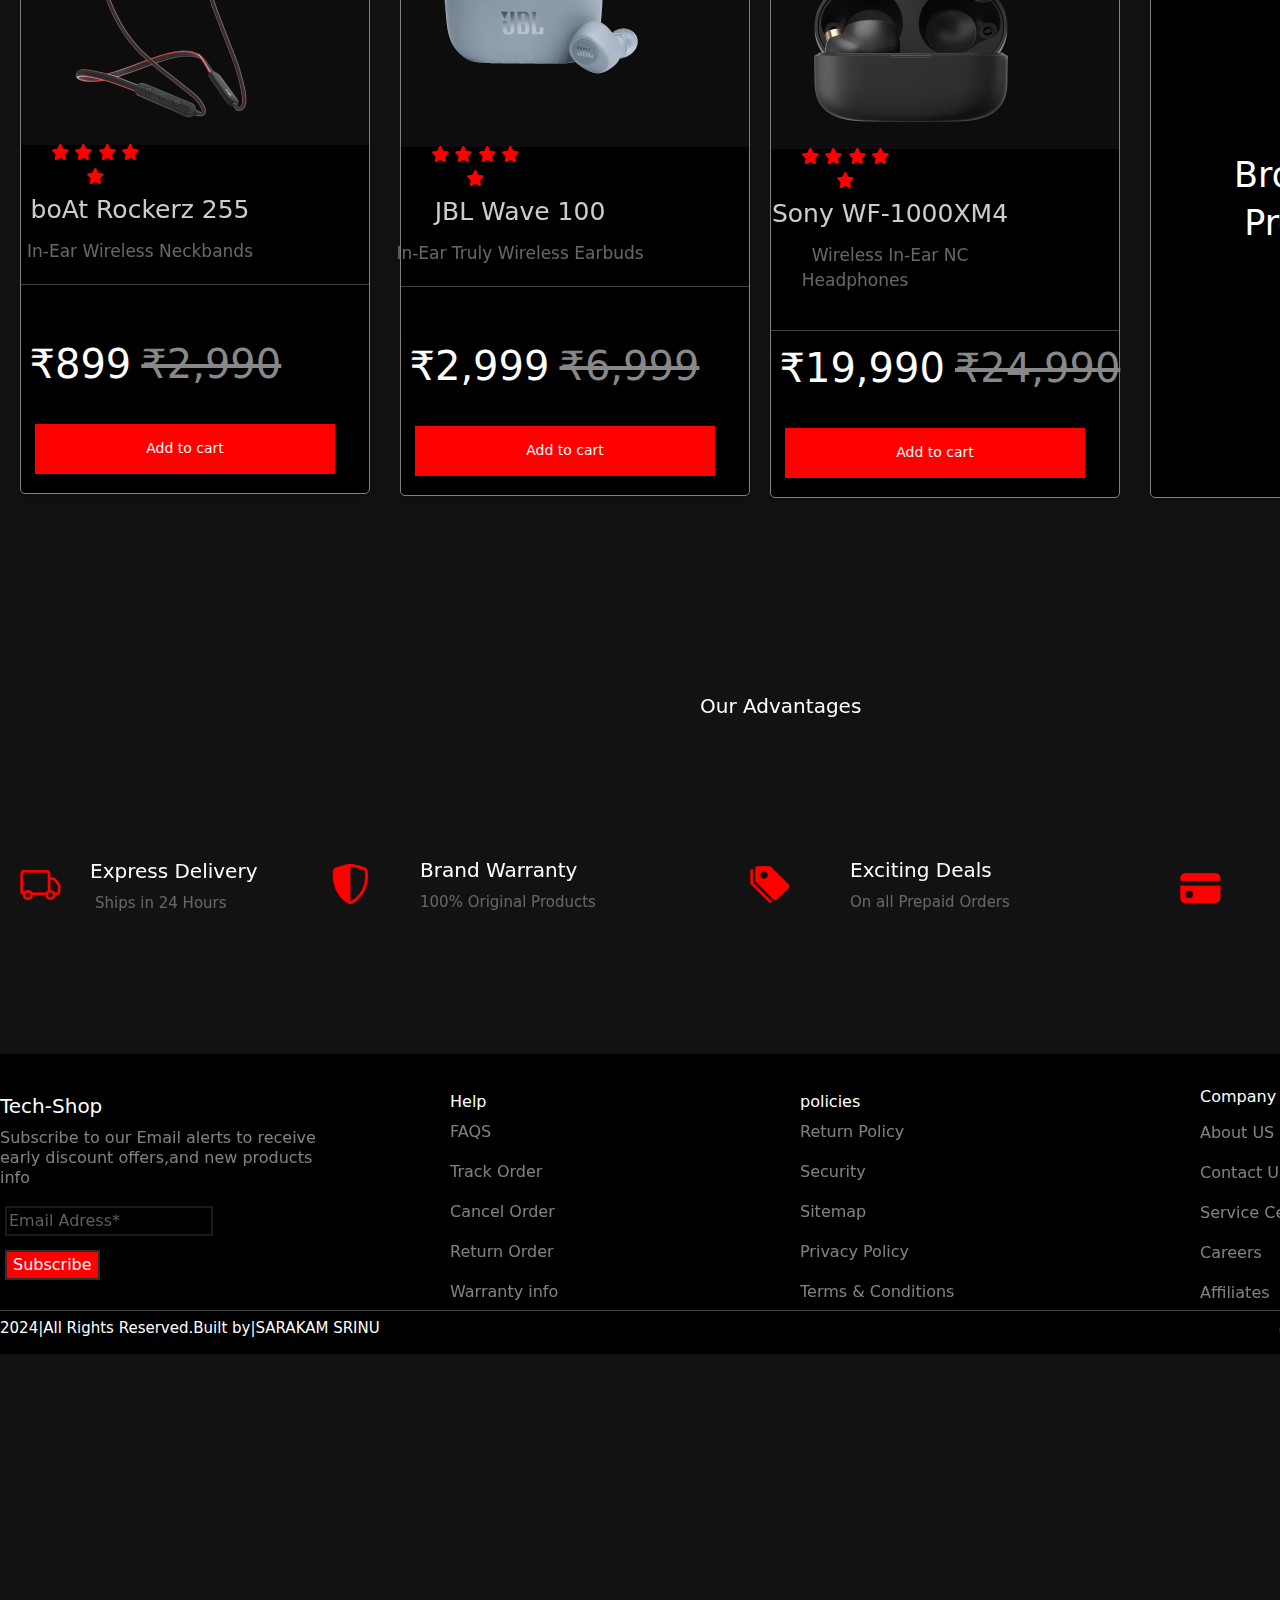
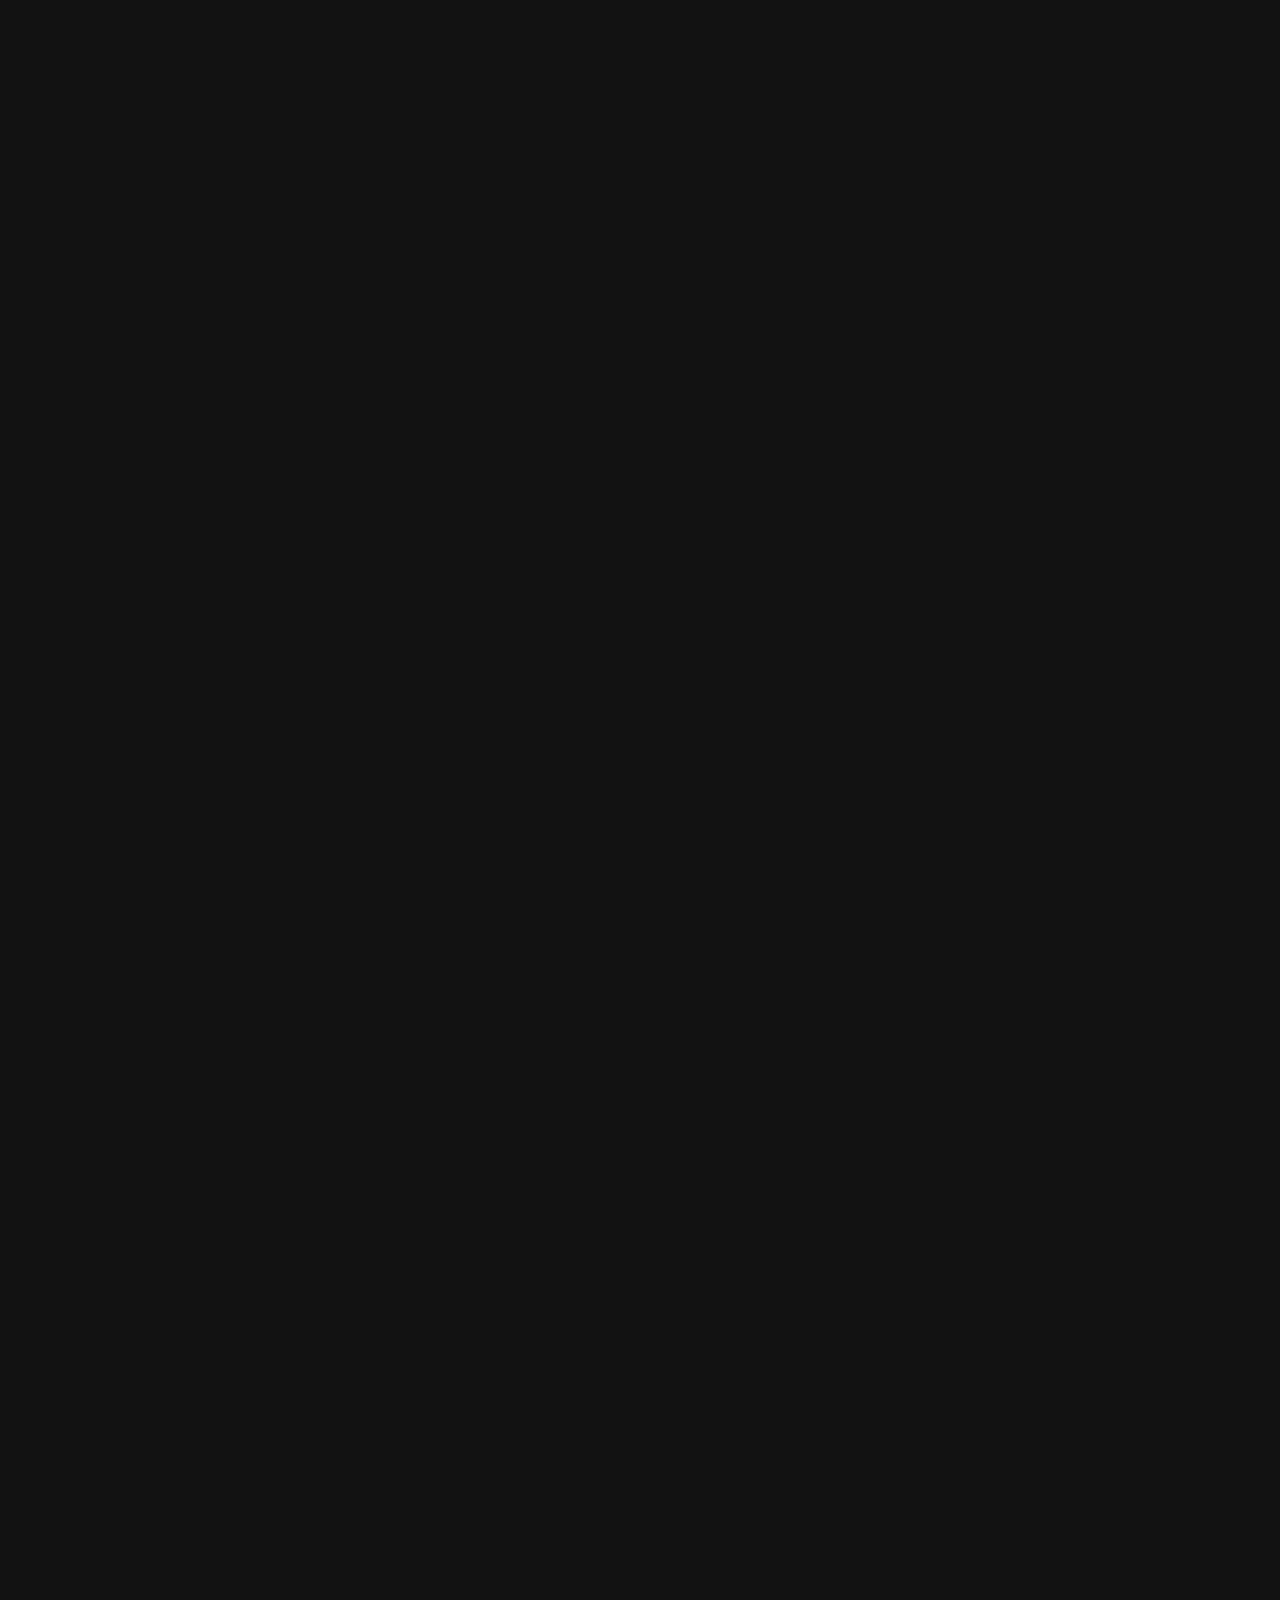
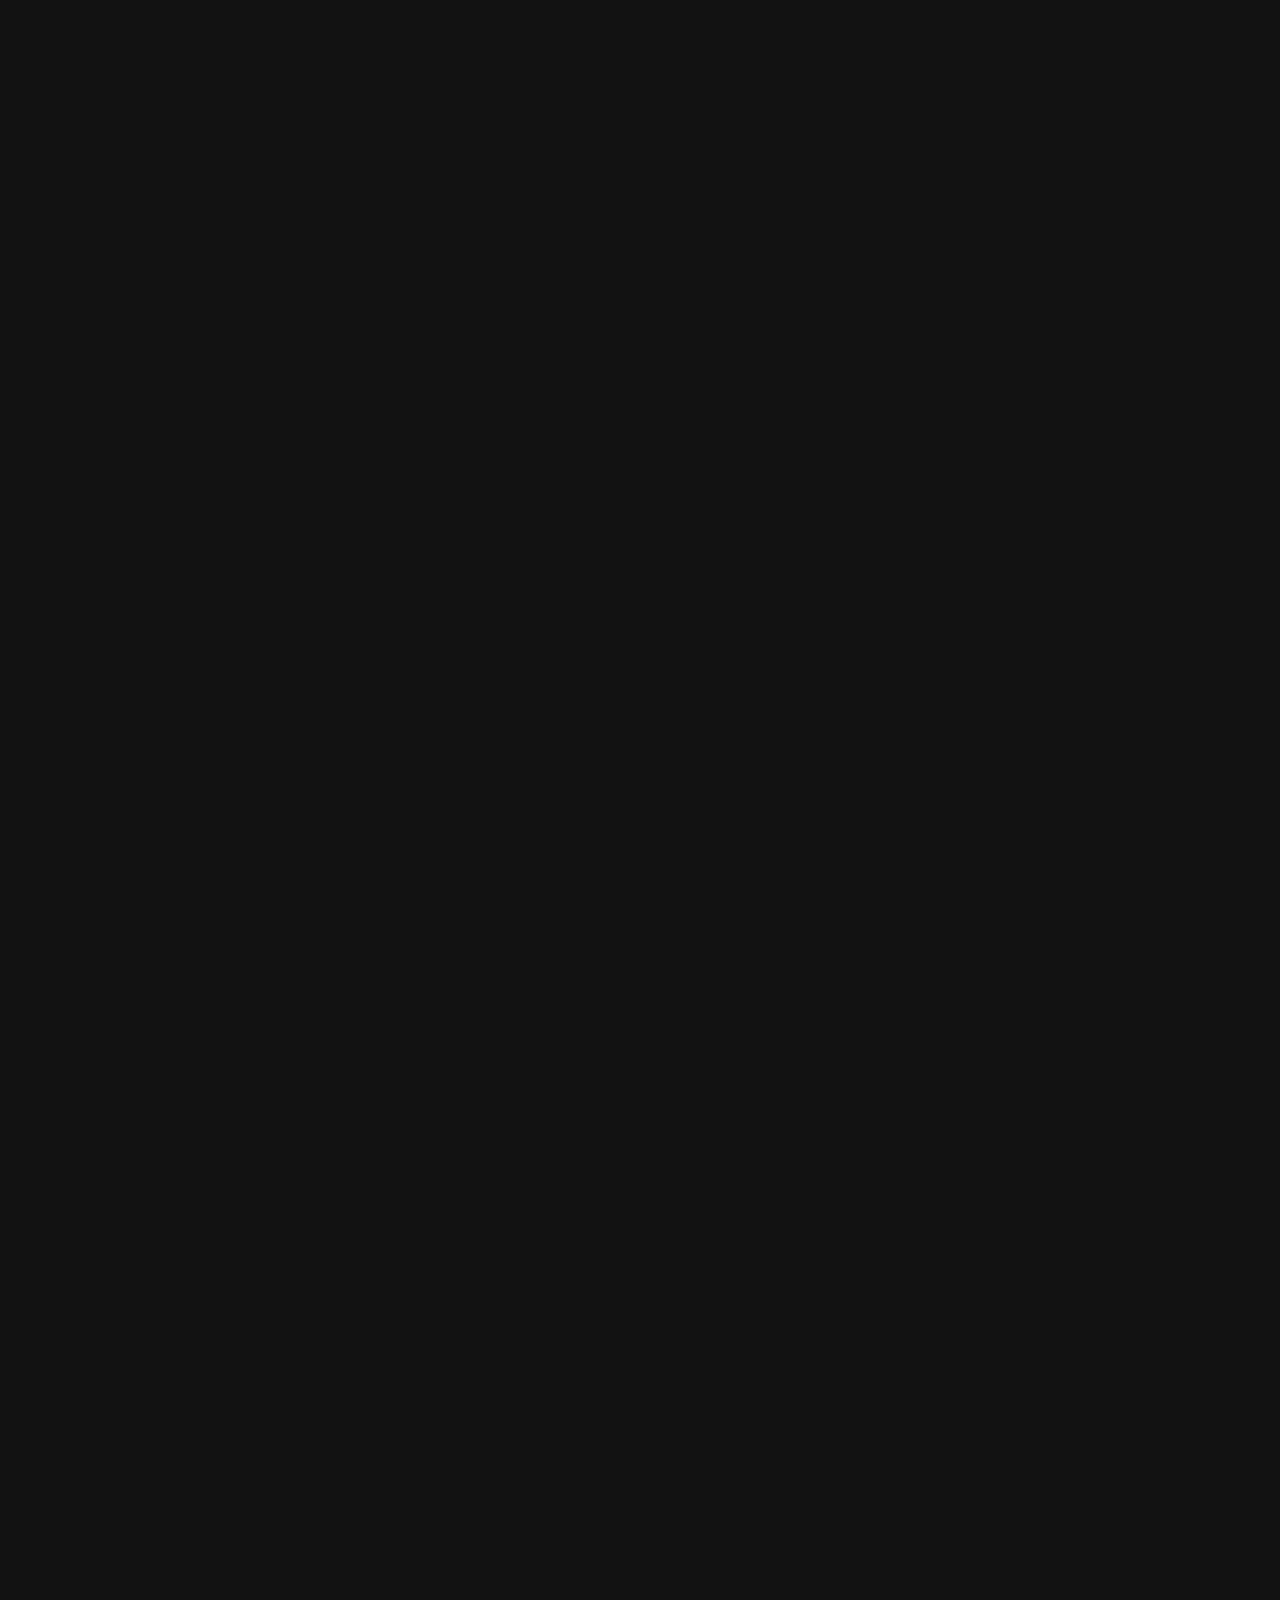
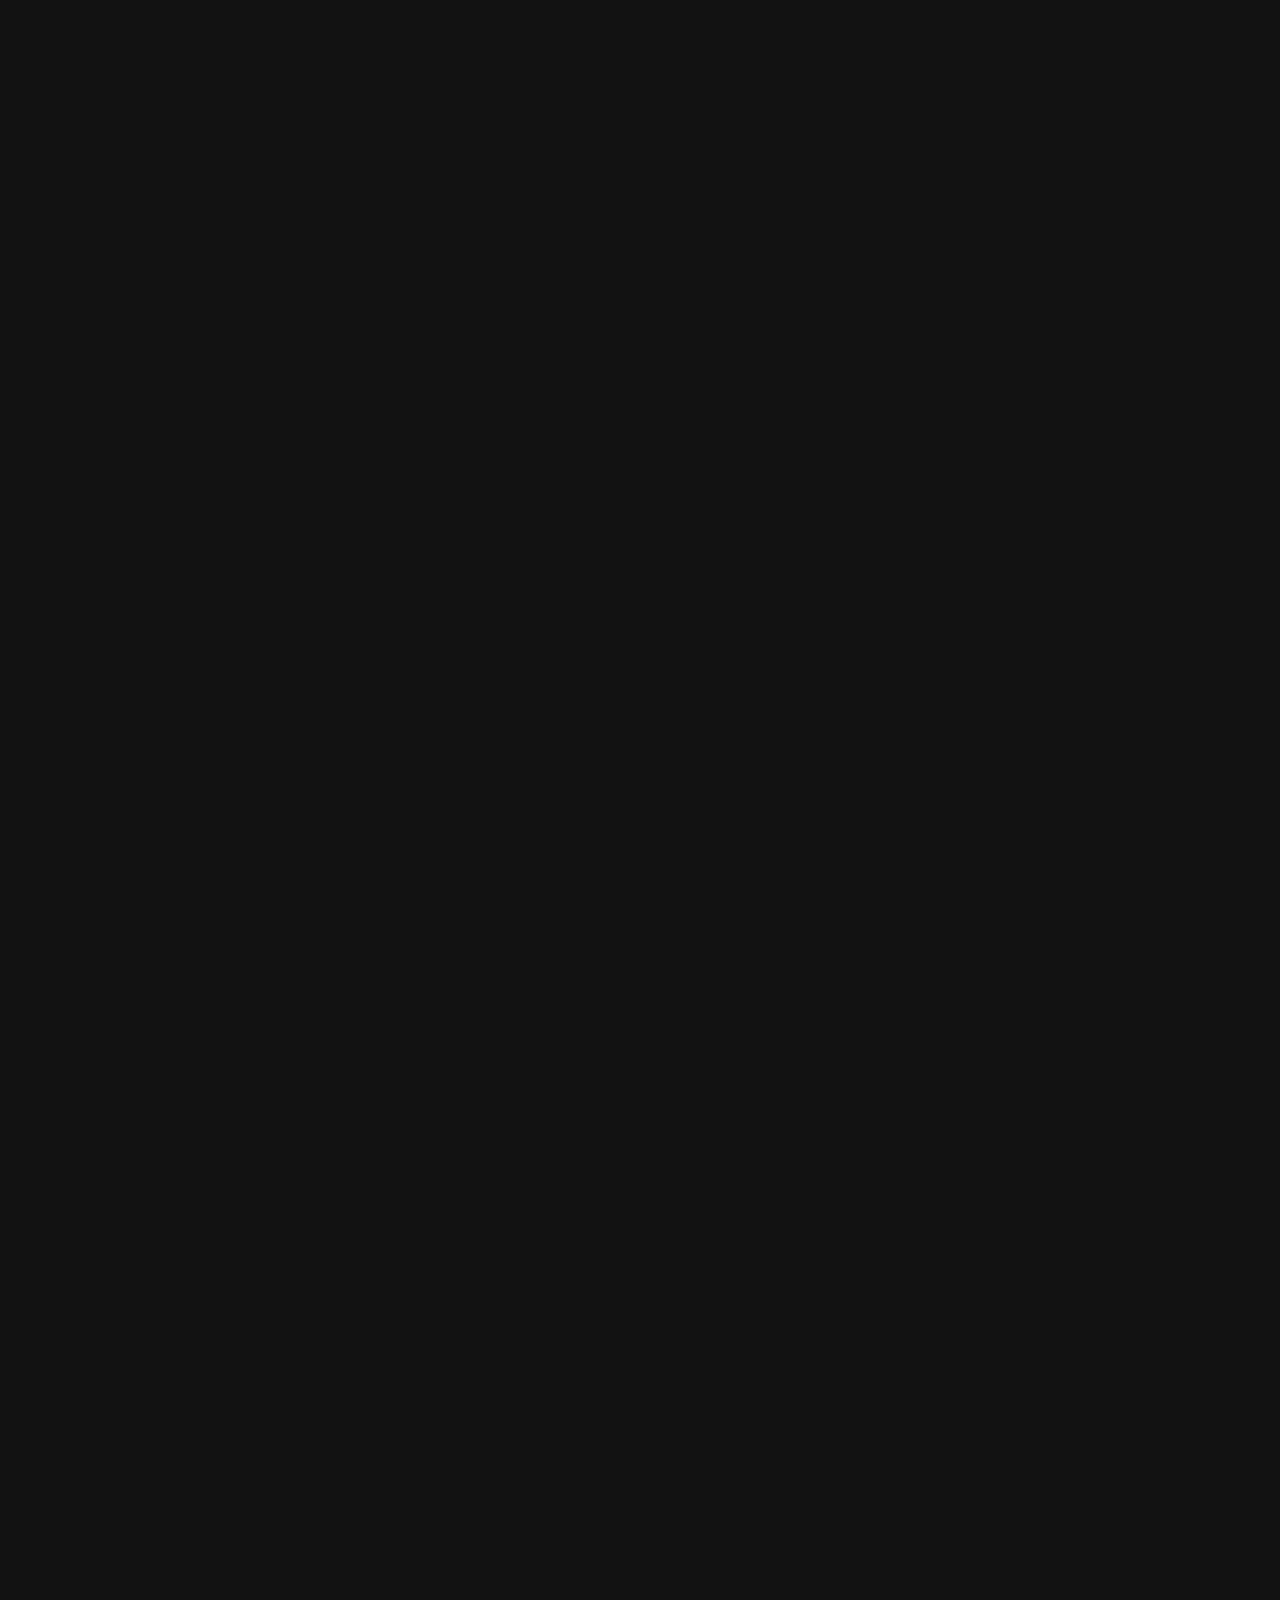
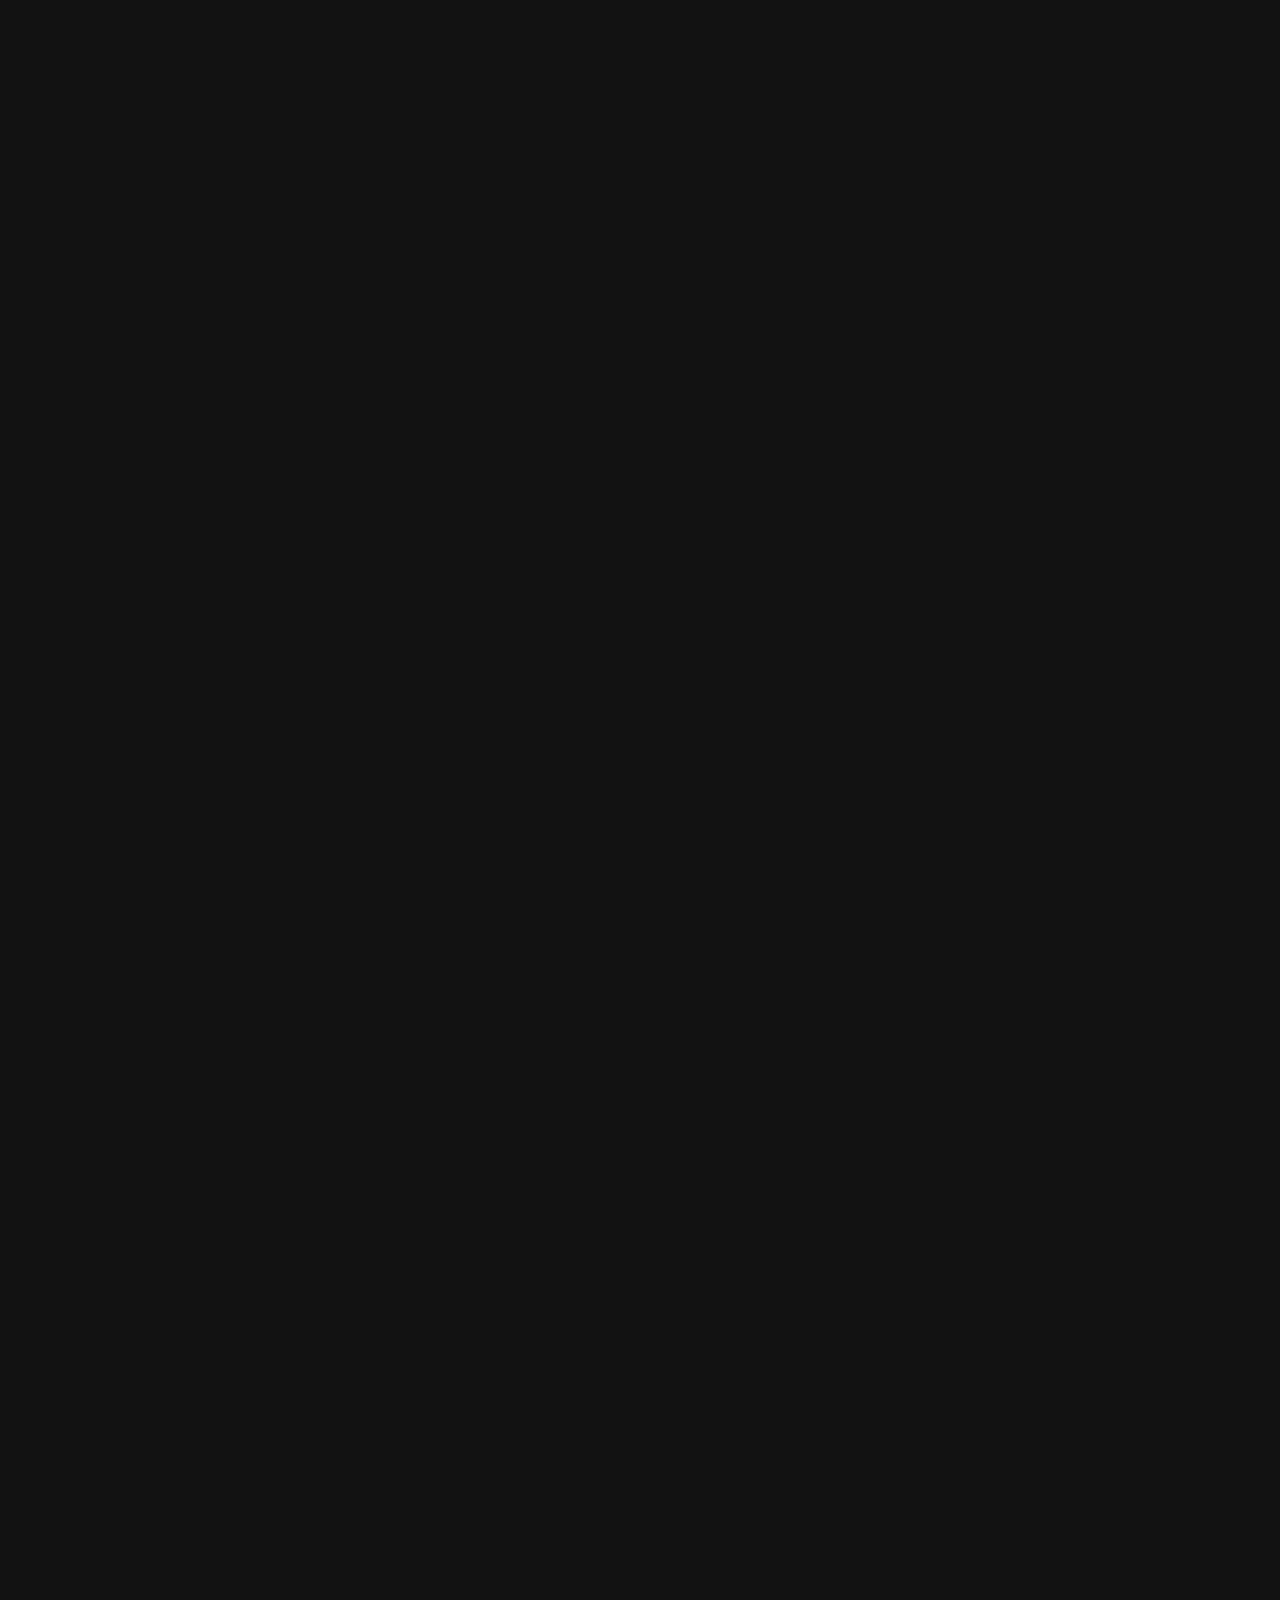
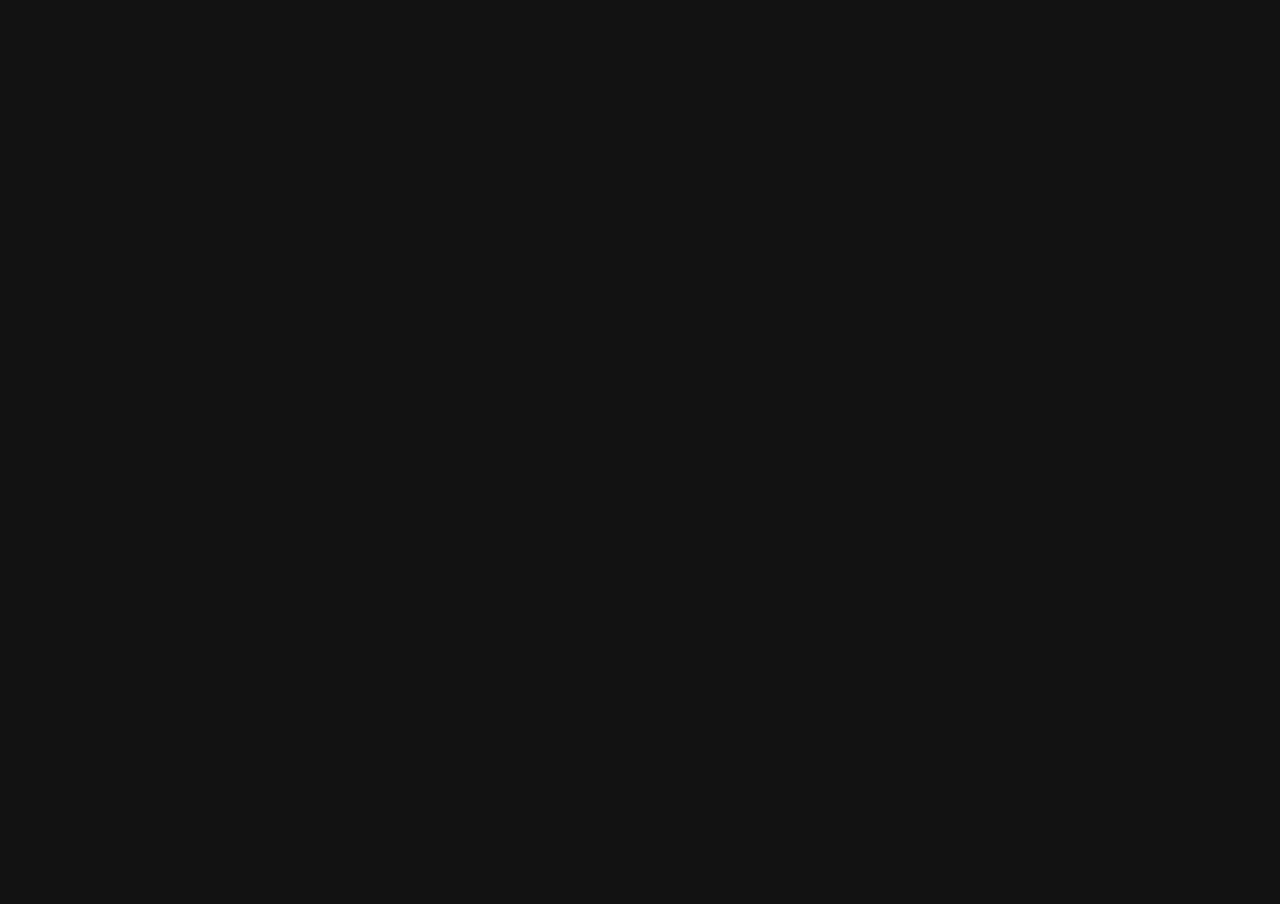
<file: homepage.html>
<!DOCTYPE html>
<html lang="en">
<head>
    <meta charset="UTF-8">
    <meta name="viewport" content="width=device-width, initial-scale=1.0">
    <title>Tech shop</title>
    <link href="./css/bootstrap.min.css" rel="stylesheet">
    <link rel="stylesheet" href="https://cdn.jsdelivr.net/npm/bootstrap-icons@1.11.3/font/bootstrap-icons.min.css">
    <link rel="stylesheet" href="styles.css">
    <link href="styles.css" rel="stylesheet">
    <link href="https://cdnjs.cloudflare.com/ajax/libs/font-awesome/6.0.0-beta3/css/all.min.css" rel="stylesheet">

</head>
<body>
    <header class="container">
        <h3 class="tech-shop">Tech-Shop</h3>
        <div class="head">
            <a title="search" class="bi bi-search search"></a>
            <a title="cart" class="bi bi-cart cart" href="./cart.html"></a>
            <div class="nav">
                <i class="bi bi-person person" ></i>
                <div class="drop-down">
                    <p class="dropdown-title">Hello!</p>
                    <a class="account">Access account and manage orders</a><br>
                    <a class="log-sign" href="./signup.html">Login / Signup</a>
                    <hr>
                    <a class="please">Please Login</a>
                </div>
            </div>
            
        </div>
    </header>

        <div class="container">
            <div class="hero-content">
                <span class="span">In Ear</span>
                <p class="tagline"> boAt Airdopes 131</p>
                <h2 class="para">Featherweight for<br> comfort All-Day.</h2>
                <p class="akash">&#8377;1,099 <del class="cost">&#8377;2,999</del></p>
                <button class="shop-now">Shop Now</button>

            </div>
        </div>
    <img class="imgg" src="./assets/pictures/boat131-3.png" alt="air dopes">
    <div class="total">
    <i class="bi bi-dot center"  ></i>
    <i class="bi bi-dot ramesh " ></i>
    <i class="bi bi-dot suresh "></i>
    </div>

    <span class="srinu">Featured Products</span><br>


    <h4 class="google">JBL Endurance Run<br> sports</h4>
    <img class="red" src="./assets/pictures/jbl-endu-1.png">
    <figcaption class="pravi">&#8377;999<del class="choco" > &#8377;1,599</del></figcaption>
    <h4 class="chrome">boAt Airdopes</h4>
    <img class="blue" src="./assets/pictures/boat203-1.png">
    <figcaption class="naveen">&#8377;1,074 <del class="biscuit">&#8377;3,999</del></figcaption>
    <h4 class="opera">boAt Rockerz 518</h4>
    <img class="green" src="./assets/pictures/boat518-1.png">
    <figcaption class="nagamani">&#8377;1,299 <del class="cone">&#8377;3,990</del></figcaption>
    <h4 class="facebook">JBL Tune 760NC</h4>
    <img class="pink" src="./assets/pictures/jbl760nc-1.png">
    <figcaption class="ramoji">&#8377;5,999<del class="sweets"> &#8377;7,999</del></figcaption>
    <h4 class="youtube">boAt Rockerz 255</h4>
    <img class="yellow" src="./assets/pictures/boat255r-1.png">
    <figcaption class="paradesi">&#8377;899<del class="banana"> &#8377;2,990</del></figcaption>
    <div class="animal">
        <i class="bi bi-dot dog"  ></i>
        <i class="bi bi-dot lion " ></i>
        <i class="bi bi-dot monkey "></i>
        <i class="bi bi-dot parrot"  ></i>
        <i class="bi bi-dot donkey " ></i>
        <i class="bi bi-dot bear "></i>
        </div>

        <h5 class="product">Top products</h5>
        <h8 class="all">All</h8>
        <h8 class="headphones">Headphones</h8>
        <h8 class="earbuds">Earbuds</h8>
        <h8 class="earphones">Earphones</h8>
        <h8 class="neckbands">Neckbands</h8>
        <div class="bharath">

            <div class="product-card">
                <div class="apple"> <img class="product-image"  src="./assets/pictures/jbl660nc-1.png">
                    <div class="product-details">
                        <div class="rating">
                            <i class="fas fa-star"></i>
                            <i class="fas fa-star"></i>
                            <i class="fas fa-star"></i>
                            <i class="fas fa-star"></i>
                            <i class="fas fa-star"></i>
                        </div>
                    </div>

                        
                </div>
               <h3 class="product-title">JBL Live 660NC</h3>
               <p class="product-description">Wireless Over-Ear NC </p>
               <p class="bright">Headphones</p>
               <hr class="horse">
            </div>
               <p class="price">&#8377;9,999<span class="original-price">&#8377;14,999</span> </p>
               <button class="add-to-cart">Add to cart</button>
            </div>

        </div>



        <div class="hakesh">

            <div class="bangalore">
                <div class="vizag"> <img class="mysore"  src="./assets/pictures/boat518-1.png">
                    <div class="rajupeta">
                        <div class="kolkata">
                            <i class="fas fa-star"></i>
                            <i class="fas fa-star"></i>
                            <i class="fas fa-star"></i>
                            <i class="fas fa-star"></i>
                            <i class="fas fa-star"></i>
                        </div>
                    </div>

                        
                </div>
               <h3 class="kanada">boAt Rockerz 518</h3>
               <p class="kota">On-Ear Wireless Headphones </p>
               <hr class="horse">
            </div>
               <p class="chennai">&#8377;1,299<span class="gudur">&#8377;3,990</span> </p>
               <button class="makavara">Add to cart</button>
            </div>

        </div>





        <div class="sujatha">

            <div class="bangalore">
                <div class="vizag"> <img class="mysore"  src="./assets/pictures/boat131-1.png">
                    <div class="rajupeta">
                        <div class="kolkata">
                            <i class="fas fa-star"></i>
                            <i class="fas fa-star"></i>
                            <i class="fas fa-star"></i>
                            <i class="fas fa-star"></i>
                            <i class="fas fa-star"></i>
                        </div>
                    </div>

                        
                </div>
               <h3 class="insta">boAt Airdopes 131</h3>
               <p class="twitter">Wireles In-Ear Earbuds </p>
               <hr class="horse">
            </div>
               <p class="prabhas">&#8377;1,099<span class="alluarjun">&#8377;2,990</span> </p>
               <button class="makavara">Add to cart</button>
            </div>

        </div>
   

   

   
        <div class="nithin">

            <div class="bangalore">
                <div class="vizag"> <img class="mysore"  src="./assets/pictures/boat110-1.png">
                    <div class="rajupeta">
                        <div class="kolkata">
                            <i class="fas fa-star"></i>
                            <i class="fas fa-star"></i>
                            <i class="fas fa-star"></i>
                            <i class="fas fa-star"></i>
                            <i class="fas fa-star"></i>
                        </div>
                    </div>

                        
                </div>
               <h3 class="rashmika">boAt BassHeads 110</h3>
               <p class="vijay">In-Ear Wired Earphones </p>
               <hr class="horse">
            </div>
               <p class="srilela">&#8377;449<span class="maheshbabu">&#8377;999</span> </p>
               <button class="makavara">Add to cart</button>
            </div>

        </div>




        
        <div class="lg">

            <div class="bangalore">
                <div class="vizag"> <img class="mysore"  src="./assets/pictures/boat410-1.png">
                    <div class="rajupeta">
                        <div class="kolkata">
                            <i class="fas fa-star"></i>
                            <i class="fas fa-star"></i>
                            <i class="fas fa-star"></i>
                            <i class="fas fa-star"></i>
                            <i class="fas fa-star"></i>
                        </div>
                    </div>         
                </div>
               <h3 class="samsung">boAt Rockerz 410</h3>
               <p class="onida">Bluetooth & Wired On - Ear </p>
               <p class="oneplus">Headphones</p>
               <hr class="horse">
            </div>
               <p class="nagesh">&#8377;1,599<span class="sanjay">&#8377;2,990</span> </p>
               <button class="makavara">Add to cart</button>
            </div>

        </div>







        <div class="kalki">

            <div class="bangalore">
                <div class="vizag"> <img class="mysore"  src="./assets/pictures/jbl200bt-1.png">
                    <div class="rajupeta">
                        <div class="kolkata">
                            <i class="fas fa-star"></i>
                            <i class="fas fa-star"></i>
                            <i class="fas fa-star"></i>
                            <i class="fas fa-star"></i>
                        </div>
                    </div>         
                </div>
               <h3 class="devara">JBL L ive 200BT</h3>
               <p class="pushpa">In-Ear Wireless Neckbands </p>
               <hr class="horse">
            </div>
               <p class="luckybhaskar">&#8377;3,699<span class="amaran">&#8377;5,299</span> </p>
               <button class="makavara">Add to cart</button>
            </div>

        </div>

   





        <div class="gunturkaram">

            <div class="bangalore">
                <div class="vizag"> <img class="mysore"  src="./assets/pictures/sonyXb910n-1.png">
                    <div class="rajupeta">
                        <div class="kolkata">
                            <i class="fas fa-star"></i>
                            <i class="fas fa-star"></i>
                            <i class="fas fa-star"></i>
                            <i class="fas fa-star"></i>
                        </div>
                    </div>         
                </div>
               <h3 class="tillusquare">Sony WH-XB910N</h3>
               <p class="ka">Wireless Over-Ear </p>
               <p class="kanguva">Headphones</p>
               <hr class="horse">
            </div>
               <p class="buttabomma">&#8377;13,489<span class="bhisma">&#8377;19,990</span> </p>
               <button class="makavara">Add to cart</button>
            </div>

        </div>


   



        <div class="eagle">

            <div class="bangalore">
                <div class="vizag"> <img class="mysore"  src="./assets/pictures/jbl760nc-1.png">
                    <div class="rajupeta">
                        <div class="kolkata">
                            <i class="fas fa-star"></i>
                            <i class="fas fa-star"></i>
                            <i class="fas fa-star"></i>
                            <i class="fas fa-star"></i>
                        </div>
                    </div>         
                </div>
               <h3 class="saindhav">JBL Tune 760NC</h3>
               <p class="nasamiranga">Wireless Over-Ear NC </p>
               <p class="premakatha">Headphones</p>
               <hr class="horse">
            </div>
               <p class="dheera">&#8377;5,999<span class="gameon">&#8377;7,999</span> </p>
               <button class="makavara">Add to cart</button>
            </div>

        </div>








        <div class="saaho">

            <div class="bangalore">
                <div class="vizag"> <img class="mysore"  src="./assets/pictures/boat255r-1.png">
                    <div class="rajupeta">
                        <div class="kolkata">
                            <i class="fas fa-star"></i>
                            <i class="fas fa-star"></i>
                            <i class="fas fa-star"></i>
                            <i class="fas fa-star"></i>
                            <i class="fas fa-star"></i>
                        </div>
                    </div>         
                </div>
               <h3 class="spirit">boAt Rockerz 255</h3>
               <p class="rajasaab">In-Ear Wireless Neckbands </p>
               
               <hr class="horse">
            </div>
               <p class="pauji">&#8377;899<span class="chatrapati">&#8377;2,990</span> </p>
               <button class="makavara">Add to cart</button>
            </div>

        </div>






        <div class="julai">

            <div class="bangalore">
                <div class="vizag"> <img class="mysore"  src="./assets/pictures/jbl100-1.png">
                    <div class="rajupeta">
                        <div class="kolkata">
                            <i class="fas fa-star"></i>
                            <i class="fas fa-star"></i>
                            <i class="fas fa-star"></i>
                            <i class="fas fa-star"></i>
                            <i class="fas fa-star"></i>
                        </div>
                    </div>         
                </div>
               <h3 class="gongotri">JBL Wave 100</h3>
               <p class="happy">In-Ear Truly Wireless Earbuds </p>
               
               <hr class="horse">
            </div>
               <p class="badrinath">&#8377;2,999<span class="bunny">&#8377;6,999</span> </p>
               <button class="makavara">Add to cart</button>
            </div>

        </div>








        <div class="yamadonga">

            <div class="bangalore">
                <div class="vizag"> <img class="mysore"  src="./assets/pictures/sony1000xm4-1.png">
                    <div class="rajupeta">
                        <div class="kolkata">
                            <i class="fas fa-star"></i>
                            <i class="fas fa-star"></i>
                            <i class="fas fa-star"></i>
                            <i class="fas fa-star"></i>
                            <i class="fas fa-star"></i>
                        </div>
                    </div>         
                </div>
               <h3 class="ramayya">Sony WF-1000XM4</h3>
               <p class="attarintiki">Wireless In-Ear NC </p>
               <p class="bullodu">Headphones</p>
               
               <hr class="horse">
            </div>
               <p class="jai">&#8377;19,990<span class="lava">&#8377;24,990</span> </p>
               <button class="makavara">Add to cart</button>
            </div>

        </div>





        <div class="brucele">

            <div class="bangalore">
                <div class="chitrannam"> 
                    <div class="rajupeta">
                        <div class="kolkata">
                           
                        </div>
                    </div>         
                </div>
                <p class="cetaphil">Browse All</p>
                <p class="himalaya">Products →</p>
               
            </div>
              
            </div>
        </div>









        <h5 class="advantages">Our Advantages</h5>

        <i class="bi bi-truck myjio"></i>
        <p class="og">Express Delivery</p>
        <p  class="kushii">Ships in 24 Hours</p>


        <i class="bi bi-shield-shaded badsha"></i>

        <p class="kaidi">Brand Warranty</p>
        <p class="syra">100% Original Products</p>


        <i class="bi bi-tags-fill trisha"></i>

        <p class="anushika">Exciting Deals</p>
        <p class="nayana">On all Prepaid Orders</p>


        <i class="bi bi-credit-card-fill shradha"></i>

        <p class="sunny">Secure Payments</p>
        <p class="disha">SSL/Secure certificate</p>



        <footer class="geesthey">
            <h5 class="venkatesh">Tech-Shop</h5>
            <p class="Subscribe">Subscribe to our Email alerts to receive </p>
            <p class="discount">early discount offers,and new products</p>
            <p class="info">info</p>
            
            <input type="Email ID" name="Email ID" placeholder="Email Adress*" class="email">
            <br>
            <br>
            <button class="buttons">Subscribe</button>
           
            <p class="help">Help</p>
            <diV class="return">
            <p>FAQS</p>
            <p>Track Order</p>
            <p>Cancel Order</p>
            <p>Return Order</p>
            <p>Warranty info</p>
            </diV>

            <p class="policies">policies</p>
            <diV class="site">
            <p>Return Policy</p>
            <p>Security</p>
            <p>Sitemap</p>
            <p>Privacy Policy</p>
            <p>Terms & Conditions</p>
            </diV>

            <p class="Company">Company</p>
            <diV class="aboutus">
            <p>About US</p>
            <p>Contact US</p>
            <p>Service Centres</p>
            <p>Careers</p>
            <p>Affiliates</p>
            </diV>
            <hr class="hr">

            <p class="adarsa">2024|All Rights Reserved.Built by|SARAKAM SRINU</p>
            <i class="bi bi-facebook careerss"></i>
            <i class="bi bi-twitter apasara"></i>
            <i class="bi bi-instagram gram"></i>
            <i class="bi bi-linkedin dinn"></i>
        </footer>
         
</body>
</html>
</file>
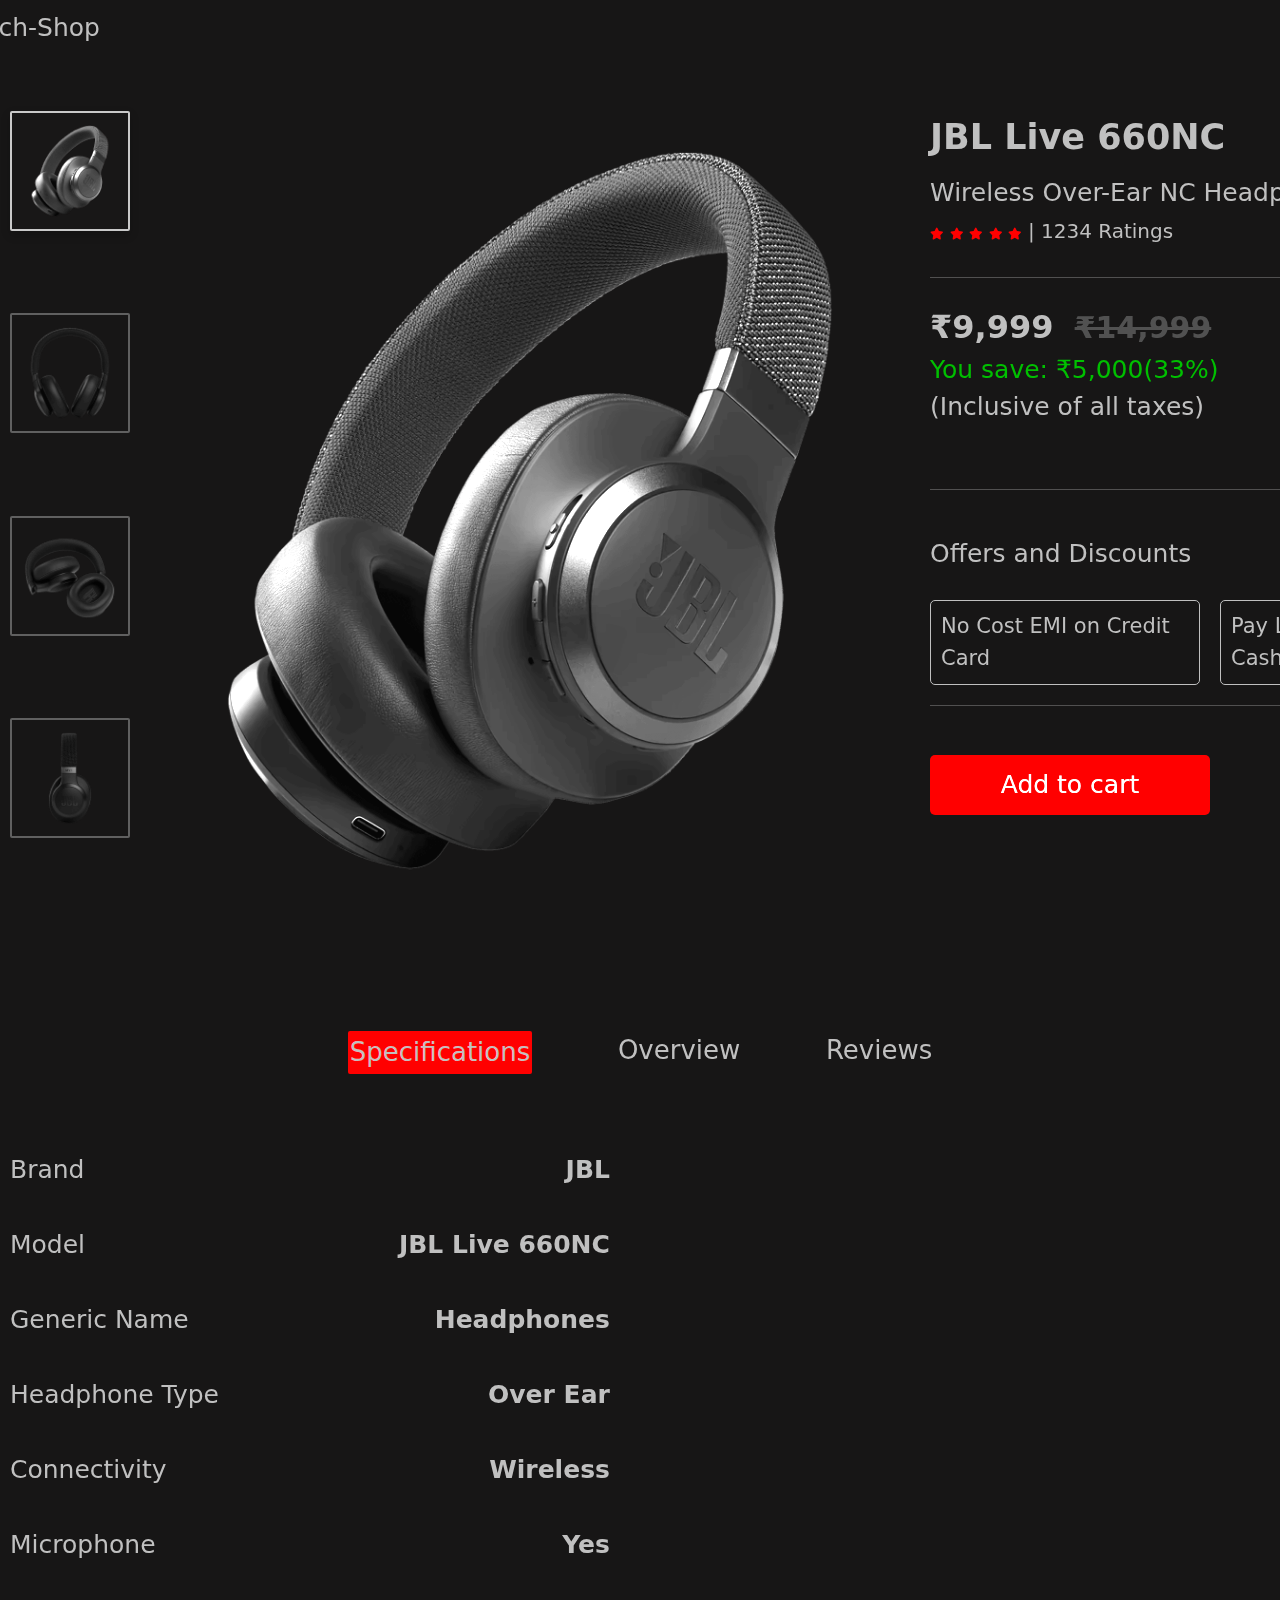
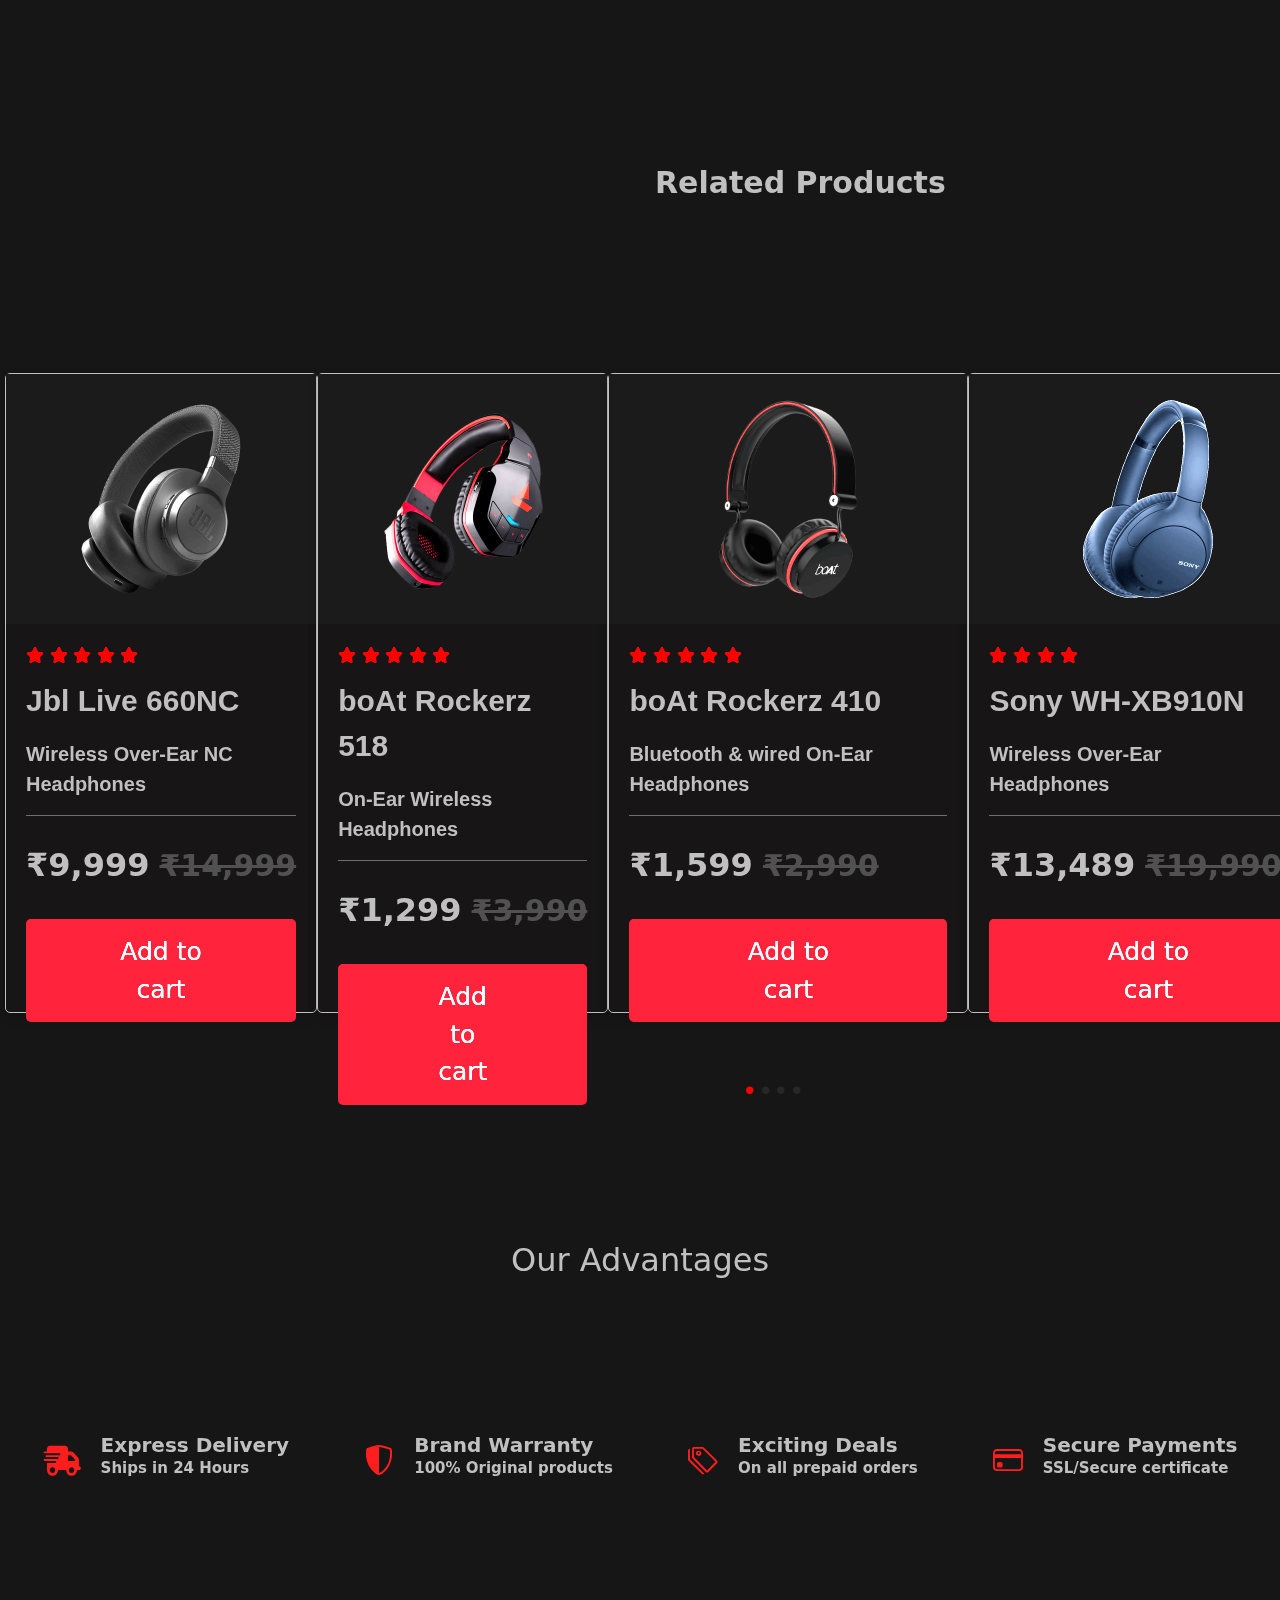
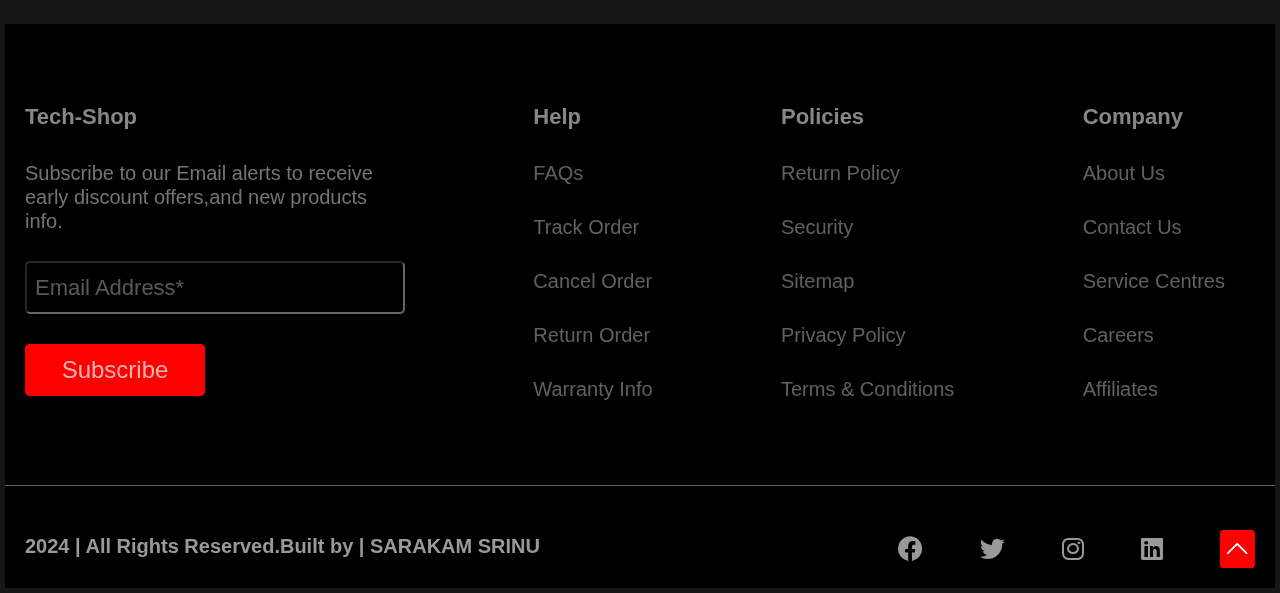
<file: products.html>
<!DOCTYPE html>
<html lang="en">
<head>
    <meta charset="UTF-8">
    <meta name="viewport" content="width=device-width, initial-scale=1.0">
    <title>Product Details</title>
    <link rel="stylesheet" href="css/bootstrap.min.css">
    <link rel="stylesheet" href="https://cdn.jsdelivr.net/npm/bootstrap-icons@1.11.3/font/bootstrap-icons.min.css">
    <link rel="stylesheet" href="./product-style.css">
    <link href="https://cdnjs.cloudflare.com/ajax/libs/font-awesome/6.0.0-beta3/css/all.min.css" rel="stylesheet">
</head>
<body>
    <div>
        <header class="container">
            <h3 class="tech-shop">Tech-Shop</h3>
            <div class="head">
                <a title="search" class="bi bi-search search"></a>
                <a title="cart" class="bi bi-cart cart" href="./cart.html"></a>
                <div class="nav">
                    <i class="bi bi-person person" ></i>
                    <div class="drop-down">
                        <p class="dropdown-title">Hello!</p>
                        <a class="account">Access account and manage orders</a><br>
                        <a class="log-sign" href="./signup.html">Login / Signup</a>
                        <hr>
                        <a class="please">Please Login</a>
                    </div>
                </div>
            </div>
        </header><br><br>
        <div class="container2">
            <div class="image-parts">
                <img class="img1" src="./assets/pictures/jbl660nc-1.png" alt="">
                <img src="./assets/pictures/jbl660nc-2.png" alt="">
                <img src="./assets/pictures/jbl660nc-3.png" alt="">
                <img src="./assets/pictures/jbl660nc-4.png" alt="">
            </div>
            <div>
                <img class="big-img" src="./assets/pictures/jbl660nc-1.png" alt="">
            </div>
            <div class="jbl-live">
                <div class="star-part">
                    <span class="product-name">JBL Live 660NC<br><span class="wire">Wireless Over-Ear NC Headphones</span></span><br>
                    <i class="fas fa-star"></i>
                    <i class="fas fa-star"></i>
                    <i class="fas fa-star"></i>
                    <i class="fas fa-star"></i>
                    <i class="fas fa-star"></i>
                    <span class="rating-part"> | 1234 Ratings</span><br>
                </div>
                <hr>
                <div class="amount-part">
                    <div>
                        <span class="price">&#8377;9,999 <span class="Oprice"> &#8377;14,999</span></span><br>
                        <span class="save">You save: &#8377;5,000(33%)</span><br>
                        <span class="all" >(Inclusive of all taxes)</span>
                    </div>
                    <button class=" bi bi-check2 stock"> In Stock</button>
                </div>
                <hr>
                <div>
                    <div class="offer-part">
                        <span class="off">Offers and Discounts</span><br><br><br>
                        <div class="no-cost">
                            <span class="emi">No Cost EMI on Credit<br>Card</span><br>
                            <span class="pay">Pay Later & Avail<br>Cashback</span><br>
                        </div>
                    </div>
                    <br> 
                    <hr><br>
                    <div class="button-part">
                        <button class="add">Add to cart</button>
                    </div>
                    
                </div>
            </div>
        </div><br><br><br><br><br>
        <div class="about-product">
            <span class="specification">Specifications</span>
            <span class="over">Overview</span>
            <span class="review">Reviews</span>
        </div><br><br><br>
        <div class="product-details">
            <div class="details-left">
                <span>Brand</span><br>
                <span>Model</span><br>
                <span>Generic Name</span><br>
                <span>Headphone Type</span><br>
                <span>Connectivity</span><br>
                <span>Microphone</span>
            </div>
            <div class="details-right">
                <span class="item">JBL</span><br>
                <span class="item">JBL Live 660NC</span><br>
                <span class="item">Headphones</span><br>
                <span class="item">Over Ear</span><br>
                <span class="item">Wireless</span><br>
                <span class="item">Yes</span>
            </div>
        </div><br><br><br><br><br><br><br><br>
        <div>
            <span class="r-products">Related Products</span>
        </div><br><br><br><br><br><br><br>
        <div class="final-part">
            <div class="img1">
                <div class="image-part">
                <img class="in-image" src="./assets/pictures/jbl660nc-1.png" alt="jbl660nc">
                </div>
                <div class="details-part">
                    <div class="stars">
                        <i class="fas fa-star"></i>
                        <i class="fas fa-star"></i>
                        <i class="fas fa-star"></i>
                        <i class="fas fa-star"></i>
                        <i class="fas fa-star"></i>
                    </div>
                    <p class="pre2">Jbl Live 660NC</p>
                    <p class="para2">Wireless Over-Ear NC <br>Headphones</p>
                    <hr>
                    <div class="price">&#8377;9,999<span class="Oprice">&#8377;14,999</span></div>
                    <button class="button">Add to cart</button>
                </div>
                
            </div>
                <div class="img1">
                    <div class="image-part">
                    <img class="in-image" src="./assets/pictures/boat518-1.png" alt="boat">
                    </div>
                    <div class="details-part">
                        <div class="stars">
                            <i class="fas fa-star"></i>
                            <i class="fas fa-star"></i>
                            <i class="fas fa-star"></i>
                            <i class="fas fa-star"></i>
                            <i class="fas fa-star"></i>
                        </div>
                        <p class="pre2">boAt Rockerz 518</p>
                        <p class="para2">On-Ear Wireless Headphones</p>
                        <hr>
                        <div class="price">&#8377;1,299<span class="Oprice">&#8377;3,990</span></div>
                        <button class="button">Add to cart</button>
                    </div>
                </div>
                <div class="container5">
                    <div class="img1">
                        <div class="image-part">
                        <img class="in-image" src="./assets/pictures/boat410-1.png" alt="jbl660nc">
                        </div>
                        <div class="details-part">
                            <div class="stars">
                                <i class="fas fa-star"></i>
                                <i class="fas fa-star"></i>
                                <i class="fas fa-star"></i>
                                <i class="fas fa-star"></i>
                                <i class="fas fa-star"></i>
                            </div>
                            <p class="pre2">boAt Rockerz 410</p>
                            <p class="para2">Bluetooth & wired On-Ear<br>Headphones</p>
                            <hr>
                            <div class="price">&#8377;1,599<span class="Oprice">&#8377;2,990</span></div>
                            <button class="button">Add to cart</button>
                        </div>
                    </div>
                </div>
                <div>
                    <div class="img1">
                        <div class="image-part">
                        <img class="in-image" src="./assets/pictures/sonyCh710n-1.png" alt="jbl660nc">
                        </div>
                        <div class="details-part">
                            <div class="stars">
                                <i class="fas fa-star"></i>
                                <i class="fas fa-star"></i>
                                <i class="fas fa-star"></i>
                                <i class="fas fa-star"></i>
                            </div>
                            <p class="pre2">Sony WH-XB910N</p>
                            <p class="para2">Wireless Over-Ear<br>Headphones</p>
                            <hr>
                            <div class="price">&#8377;13,489<span class="Oprice">&#8377;19,990</span></div>
                            <button class="button">Add to cart</button>
                        </div>
                    </div>
                </div>  
        </div>
        <br><br>
        <div class="dot">
            <i class="bi bi-dot dot1"></i>
            <i class="bi bi-dot dot2"></i>
            <i class="bi bi-dot dot3"></i>
            <i class="bi bi-dot dot4"></i>
        </div><br><br><br><br><br>
        <h2 class="advantages">Our Advantages</h2>
        <pre>




        </pre>
        <div class="products">
            <div class="delivery">
                <i class="fa-solid fa-truck-fast truck-icon"></i>
                <div class="delivery-text">
                    <h4>Express Delivery</h4>
                    <p>Ships in 24 Hours</p>
                </div>
            </div>
            <div class="secure">
                <i class="bi bi-shield-shaded secure-icon"></i>
                <div class="secure-text">
                    <h4>Brand Warranty</h4>
                    <p>100% Original products</p>
                </div>
            </div>
            <div class="tags">
                <i class="bi bi-tags tags-icon"></i>
                <div class="tags-text">
                    <h4>Exciting Deals</h4>
                    <p>On all prepaid orders</p>
                </div>
            </div>
            <div class="cards">
                <i class="bi bi-credit-card cards-icon"></i>
                <div class="cards-text">
                    <h4>Secure Payments</h4>
                    <p>SSL/Secure certificate</p>
                </div>
            </div>
        </div>  
        <pre>




        </pre>
        <footer>
            <div class="container-a">
                <div class="footer-part1">
                    <h4 class="tech-shop2">Tech-Shop</h4>
                    <h5 class="sub">Subscribe to our Email alerts to receive<br>early discount offers,and new products<br>info.</h5>
                    <input type="text" class="email" placeholder="Email Address*"><br>
                    <input type="button" class="btnlast" value="Subscribe">
                </div>   
                <div class="footer-part2">
                    <h4><a>Help</a></h4>
                    <h5>FAQs</h5>
                    <h5>Track Order</h5>
                    <h5>Cancel Order</h5>
                    <h5>Return Order</h5>
                    <h5>Warranty Info</h5>
                </div>

                <div class="footer-part3">
                    <h4>Policies</h4>
                    <h5>Return Policy</h5>
                    <h5>Security</h5>
                    <h5>Sitemap</h5>
                    <h5>Privacy Policy</h5>
                    <h5>Terms & Conditions</h5>
                </div>
                <div class="footer-part4">
                    <h4>Company</h4>
                    <h5>About Us</h5>
                    <h5>Contact Us</h5>
                    <h5>Service Centres</h5>
                    <h5>Careers</h5>
                    <h5>Affiliates</h5>
                </div>
            </div>
            <hr>
            <div class="container-b">
                <div class="end">
                    <span class="last-span">2024 | All Rights Reserved.Built by | SARAKAM SRINU</span>
                </div>
                <div class="social-media">
                    <i class="fab fa-facebook facebook"></i>
                    <i class="fab fa-twitter twitter"></i>
                    <i class="fab fa-instagram instagram"></i>
                    <i class="fab fa-linkedin linkedin"></i>
                    <i class="bi bi-chevron-up chevron"></i>
                </div>
            </div>  
        </footer>
    </div>
</body>
</html>
</file>
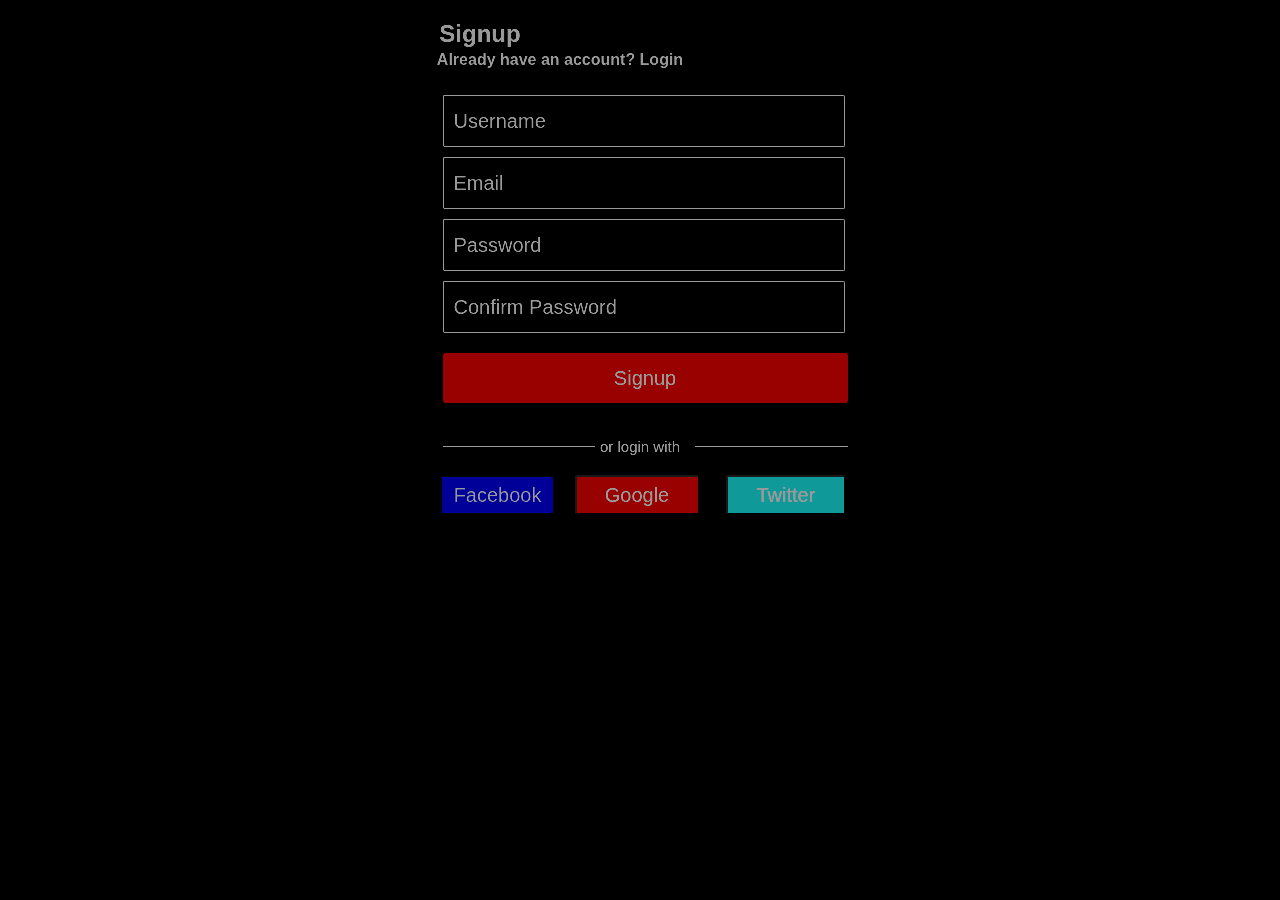
<file: signup.html>
<!DOCTYPE html>
<html lang="en">
<head>
    <meta charset="UTF-8">
    <meta name="viewport" content="width=device-width, initial-scale=1.0">
    <title>signup form</title>
    <link href="signup.css" rel="stylesheet">
</head>
<body>
    <center>
        <form>
            <div class="main">
                <h2>Signup</h2>
                <h4>Already have an account? Login</h4>
                <div>
                    <input class="phd" type="text" name="" placeholder="Username"><br>
                    <input class="phd" type="text" name="" placeholder="Email"><br>
                    <input class="phd" type="text" name="" placeholder="Password"><br>
                    <input class="phd" type="text" name="" placeholder="Confirm Password">
                </div>
                <div>
                    <button class="sign">Signup</button>
                </div>
                <div class="line">or login with</div>
                <div>
                    <button class="face">Facebook</button>
                    <button class="go">Google</button>
                    <button class="twi">Twitter</button>

                </div>
                
            </div>
            
        </form>
</center>
    
</body>
</html>
</file>
<file: styles.css>
body{
    background-color:#121212;
    color: #ffffff;
}


.imgg{
    position: relative;
    top: -550px;
    left: 950px;
    height: 300px;
    width: 300px;
    

}

.container{
    display: flex;
}
.tech-shop{
    margin-top: 8px;
    position: relative;
    right: 110px;
    font-size: 25px;
}
.head{
    position: relative;
    left: 1130px;
    padding: 5px;
    top: 5px;
    display: flex;
}

.search{
    font-size: 20px;
    margin-top: 12px;
    margin-right: 40px;
    cursor: pointer;
    text-decoration: none;
    color: white;
}
.cart{
    font-size: 20px;
    margin-right: 40px;
    margin-top: 10px;
    cursor: pointer;
    text-decoration: none;
    color: white;
}
.person{
    font-size: 20px;
    margin-top: 10px;
    cursor: pointer;
    text-decoration: none;
    color: white;
}
.drop-down{
    position: absolute;
    top: 50px;
    left: -150px;
    border: 2px solid;
    border-radius: 2px;
    padding: 15px;
    width: 300px;
    margin: 0;
    z-index: 100;
    
}
.log-sign{
    font-size: 15px;
    font-weight: 400;
    color: gray;
    border:2px solid;
    width: 125px;
    border-radius: 2px;
    margin-top: -20px;
}
.account{
    font-size: 15px;
    font-weight: 500;
    color: gray;
    margin-top: -20px;
    position: relative;
    left: -10px;
}
.please{
    background-color: red;
    color: gray;
    font-weight: 500;
    padding: 2px;
    width: 115px;
    border-radius: 3px;
    margin-top: -10px;
}
.drop-down a{
    display: block;
    padding: 10px;
    text-decoration: none;
}
.nav:hover .drop-down{
    display:block;
}
.span{
    font-size: 300px;
    filter: brightness(0.2);
}
.tagline{
    position: relative;
    top: -250px;
    font-size: 30px;
    left: 100px;
}
.para{
    position: relative;
    top: -260px;
    font-size: 60px;
    left: 100px;
}
.akash{
    position: relative;
    top: -210px;
    left: 120px;
    font-size: 20px;

}
.cost{
    filter: brightness(0.2);
    margin-left: 10px;
}
.shop-now{
    position: relative;
    top: -180px;
    left: 120px;
    background-color: red;
    border-radius: 2px;
    color: white;
    text-align: center;

}
.center{
    position: relative;
    top: -100px;
    text-align: center;
    margin-left: -30px;
    filter: brightness(0.2);
    

}
.ramesh{
    position: relative;
    top: -100px;
    color: red;
    margin-left: -30px;
}
.suresh{
    position: relative;
    top: -100px;
    margin-left: -30px;
    filter: brightness(0.2);

}
.total{
    position: relative;
    text-align: center;
    top: -200px;
    font-size: 30px;
    font-weight: 100;
}
.ramesh{
    position: relative;
    margin: left 100px ;
    margin-left: -30px;

}

    

.srinu{
    position: relative;
    top: -130px;
    left: 720px;
    
}
.figures{
    position: relative;
    margin-left: 2px;
    height: 30px;
    width: 30px;
}
.red{
    height: 140px;
    width: 140px;
}
.google{
    filter: brightness(0.2);
}
.pravi{
    position: relative;
    left: 30px;
}
.choco{
    position: relative;
    filter: brightness(0.2);
    left: 10px;
}
.blue{
    position: relative;
    height: 140px;
    width: 140px;
    top: -235px;
    left: 380px;

}
.chrome{
    position: relative;
    filter: brightness(0.2);
    top: -235px;
    left: 380px;
}
.naveen{
    position: relative;
    left: 30px;
    top: -215px;
    left: 400px;
}
.biscuit{
    position: relative;
    filter: brightness(0.2);
    left: 10px;
}
.opera{
    position: relative;
    filter: brightness(0.2);
    top: -470px;
    left: 690px;

}
.green{
    position: relative;
    height: 200px;
    width: 220px;
    top: -460px;
    left: 690px;

}
.nagamani{
    position: relative;
    left: 30px;
    top: -450px;
    left: 740px;
    
    
}
.cone{
    position: relative;
    filter: brightness(0.2);
    left: 10px;

}
.facebook{
    position: relative;
    filter: brightness(0.2);
    top: -700px;
    left: 1000px;

}
.pink{
    position: relative;
    height: 140px;
    width: 140px;
    top: -680px;
    left: 1000px;

}
.ramoji{
    position: relative;
    left: 30px;
    top: -650px;
    left: 1000px;

}
.sweets{
    position: relative;
    filter: brightness(0.2);
    left: 10px;

}
.youtube{
    position: relative;
    filter: brightness(0.2);
    top: -860px;
    left: 1250px;


}
.yellow{
    position: relative;
    height: 130px;
    width: 130px;
    top: -850px;
    left: 1300px;

}
.paradesi{
    position: relative;
    top: -830px;
    left: 1340px;

}
.banana{
    position: relative;
    filter: brightness(0.2);
    left: 10px;

}
.animal{
    position: relative;
    text-align: center;
    top: -740px;
    left: 20px;
    font-size: 30px;
    font-weight: 100;
}
.dog{
    position: relative;
    color: red;
    font-weight: 100;
    margin-left: 60px;

}
.lion{
    margin-left: -30px;
    filter: brightness(0.2);
}
.monkey{
    margin-left: -30px;
    filter: brightness(0.2);
}
.parrot{
    margin-left: -30px;
    filter: brightness(0.2);
}
.donkey{
    margin-left: -30px;
    filter: brightness(0.2);
}
.bear{
    margin-left: -30px;
    filter: brightness(0.2);

}
.product{
    position: relative;
    top: -650px;
    left: 750px;
}
.all{
    position: relative;
    top: -570px;
    left:320px ;
    margin-left: 120pxpx;
    color: red;


}
.headphones{
    position: relative;
    top: -570px;
    left:320px ;
    margin-left: 120px;

}
.earbuds{
    position: relative;
    top: -570px;
    left:320px ;
    margin-left: 120px;

}
.earphones{
    position: relative;
    top: -570px;
    left:320px ;
    margin-left: 120px;

}
.neckbands{
    position: relative;
    top: -570px;
    left:320px ;
    margin-left: 120px;

}
.product-card{
    background-color: black;
    border: 1px solid gray;
    border-radius: 5px;
    width: 350px;
    height: 600px;
    box-shadow: 0 4px 8px rgba(0,0,0,0.2);
    text-align: center;
    margin: 0;

}
.apple{
    height: 250px;
    background-color: black;
    display: flex;
    justify-content: center;
    align-items: center;
    background-color: rgba(16, 15, 15, 0.859);
}
.product-image{
    position: relative;
    width: 200px;
    height: 200px;
    object-fit: cover;
    left: 40px;
    
}
.product-details{
    padding: 20px;
}
.rating{
    position: relative;
    color:red;
    font-size: 16px;
    margin-bottom: 10px;
    top: 150px;
    left: -200px;

}
.product-title{
    position: relative;
    font-size: 25px;
    top:50px ;
    left: -70px;
    filter: brightness(0.8);
   
    
}
.product-description{ 
    position: relative; 
    font-size: 17px;
    top: 50px;
    left: -80px;
    filter: brightness(0.4);

    
}
.bright{
    position: relative;
    top: 30px;
    left: -110px;
    filter: brightness(0.4);


}
.horse{
    position: relative;
    top: 60px;
    size: 2px;
    
}

.price{
    position: relative;
    top: -170px;
    left: -0.5px;
    font-size: 40px;
    margin: 10px ;
    margin-bottom: 30px;
    

}
.original-price{
   
    text-decoration: line-through;
    color: #888;
    font-size: 40px;
    margin-left: 10px;


}
.add-to-cart{ 
    position: relative;
    top: -170px;
    left: 15px;
    background-color:red;
    color: #fff;
    border: none;
    width: 300px;
    height: 50px;
    cursor: pointer;
    font-size: 14px;

}
.add-to-cart:hover{
    background-color: #e64a19;
}
.bharath{
    position: relative;
    top: -500px;
    left: 20px;
}





.bangalore{
    background-color: black;
    border: 1px solid gray;
    border-radius: 5px;
    width: 350px;
    height: 600px;
    box-shadow: 0 4px 8px rgba(0,0,0,0.2);
    text-align: center;
    margin: 0;

}
.vizag{
    height: 250px;
    background-color: black;
    display: flex;
    justify-content: center;
    align-items: center;
    background-color: rgba(16, 15, 15, 0.859);
}
.mysore{
    position: relative;
    width: 200px;
    height: 200px;
    object-fit: cover;
    left: 40px;
    
}
.rajupeta{
    padding: 20px;
}
.kolkata{
    position: relative;
    color:red;
    font-size: 16px;
    margin-bottom: 10px;
    top: 150px;
    left: -200px;

}
.kanada{
    position: relative;
    font-size: 25px;
    top:50px ;
    left: -60px;
    filter: brightness(0.8);
   
    
}
.kota{ 
    position: relative; 
    font-size: 17px;
    top: 50px;
    left: -50px;
    filter: brightness(0.4);

    
}

.chennai{
    position: relative;
    top: -170px;
    left: -0.5px;
    font-size: 40px;
    margin: 10px ;
    margin-bottom: 30px;
    

}
.gudur{
   
    text-decoration: line-through;
    color: #888;
    font-size: 40px;
    margin-left: 10px;


}
.makavara{ 
    position: relative;
    top: -170px;
    left: 15px;
    background-color:red;
    color: #fff;
    border: none;
    width: 300px;
    height: 50px;
    cursor: pointer;
    font-size: 14px;

}
.add-to-cart:hover{
    background-color: #e64a19;
}
.hakesh{
    position: relative;
    top: -1250px;
    left: 400px;
}



.insta{
    position: relative;
    font-size: 25px;
    top:50px ;
    left: -50px;
    filter: brightness(0.8);
}
.twitter{ 
    position: relative; 
    font-size: 17px;
    top: 50px;
    left: -65px;
    filter: brightness(0.4);
}
.prabhas{
    position: relative;
    top: -170px;
    left: -0.5px;
    font-size: 40px;
    margin: 10px ;
    margin-bottom: 30px;
    

}
.alluarjun{
   
    text-decoration: line-through;
    color: #888;
    font-size: 40px;
    margin-left: 10px;


}
.sujatha{
    position: relative;
    top: -2000px;
    left: 770px;
}





.rashmika{
    position: relative;
    font-size: 25px;
    top:50px ;
    left: -40px;
    filter: brightness(0.8);
}
.vijay{ 
    position: relative; 
    font-size: 17px;
    top: 50px;
    left: -55px;
    filter: brightness(0.4);
}

.srilela{
    position: relative;
    top: -170px;
    left: -0.5px;
    font-size: 40px;
    margin: 10px ;
    margin-bottom: 30px;
    

}
.maheshbabu{
   
    text-decoration: line-through;
    color: #888;
    font-size: 40px;
    margin-left: 10px;


}
.nithin{
    position: relative;
    top: -2750px;
    left: 1150px;
}
   







.samsung{
    position: relative;
    font-size: 25px;
    top:50px ;
    left: -50px;
    filter: brightness(0.8);
}
.onida{ 
    position: relative; 
    font-size: 17px;
    top: 50px;
    left: -45px;
    filter: brightness(0.4);
}
.oneplus{
    position: relative; 
    font-size: 17px;
    top: 30px;
    left: -100px;
    filter: brightness(0.4);

}

.nagesh{
    position: relative;
    top: -170px;
    left: -0.5px;
    font-size: 40px;
    margin: 10px ;
    margin-bottom: 30px;
    

}
.sanjay{
   
    text-decoration: line-through;
    color: #888;
    font-size: 40px;
    margin-left: 10px;


}
.lg{
    position: relative;
    top: -2880px;
    left: 20px;
}








.devara{
    position: relative;
    font-size: 25px;
    top:50px ;
    left: -50px;
    filter: brightness(0.8);
}
.pushpa{ 
    position: relative; 
    font-size: 17px;
    top: 50px;
    left: -45px;
    filter: brightness(0.4);
}
.luckybhaskar{
    position: relative;
    top: -170px;
    left: -0.5px;
    font-size: 40px;
    margin: 10px ;
    margin-bottom: 30px;
    

}
.amaran{
   
    text-decoration: line-through;
    color: #888;
    font-size: 40px;
    margin-left: 10px;


}
.kalki{
    position: relative;
    top: -3630px;
    left: 400px;
}






.tillusquare{
    position: relative;
    font-size: 25px;
    top:50px ;
    left: -40px;
    filter: brightness(0.8);
}
.ka{ 
    position: relative; 
    font-size: 17px;
    top: 56px;
    left: -75px;
    filter: brightness(0.4);
}

.kanguva{
    position: relative; 
    font-size: 17px;
    top: 40px;
    left: -90px;
    filter: brightness(0.4);

}

.buttabomma{
    position: relative;
    top: -170px;
    left: -0.5px;
    font-size: 40px;
    margin: 10px ;
    margin-bottom: 30px;
    

}
.bhisma{
   
    text-decoration: line-through;
    color: #888;
    font-size: 40px;
    margin-left: 10px;


}
.gunturkaram{
    position: relative;
    top: -4380px;
    left: 770px;
}







.saindhav{
    position: relative;
    font-size: 25px;
    top:50px ;
    left: -40px;
    filter: brightness(0.8);
}
.nasamiranga{ 
    position: relative; 
    font-size: 17px;
    top: 56px;
    left: -75px;
    filter: brightness(0.4);
}

.premakatha{
    position: relative; 
    font-size: 17px;
    top: 40px;
    left: -90px;
    filter: brightness(0.4);

}
.dheera{
    position: relative;
    top: -170px;
    left: -0.5px;
    font-size: 40px;
    margin: 10px ;
    margin-bottom: 30px;
    

}
.gameon{
   
    text-decoration: line-through;
    color: #888;
    font-size: 40px;
    margin-left: 10px;


}
.eagle{
    position: relative;
    top: -5128px;
    left: 1150px;
}







.spirit{
    position: relative;
    font-size: 25px;
    top:50px ;
    left: -55px;
    filter: brightness(0.8);
}
.rajasaab{ 
    position: relative; 
    font-size: 17px;
    top: 56px;
    left: -55px;
    filter: brightness(0.4);
}

.pauji{
    position: relative;
    top: -170px;
    left: -0.5px;
    font-size: 40px;
    margin: 10px ;
    margin-bottom: 30px;
    

}
.chatrapati{
   
    text-decoration: line-through;
    color: #888;
    font-size: 40px;
    margin-left: 10px;


}

.saaho{
    position: relative;
    top: -5250px;
    left: 20px;
}






.gongotri{
    position: relative;
    font-size: 25px;
    top:50px ;
    left: -55px;
    filter: brightness(0.8);
}
.happy{ 
    position: relative; 
    font-size: 17px;
    top: 56px;
    left: -55px;
    filter: brightness(0.4);
}
.badrinath{
    position: relative;
    top: -170px;
    left: -0.5px;
    font-size: 40px;
    margin: 10px ;
    margin-bottom: 30px;
    

}
.bunny{
   
    text-decoration: line-through;
    color: #888;
    font-size: 40px;
    margin-left: 10px;


}

.julai{
    position: relative;
    top: -5998px;
    left: 400px;
}






.ramayya{
    position: relative;
    font-size: 25px;
    top:50px ;
    left: -55px;
    filter: brightness(0.8);
}
.attarintiki{ 
    position: relative; 
    font-size: 17px;
    top: 56px;
    left: -55px;
    filter: brightness(0.4);
}

.bullodu{
    position: relative; 
    font-size: 17px;
    top: 40px;
    left: -90px;
    filter: brightness(0.4);

}

.jai{
    position: relative;
    top: -170px;
    left: -0.5px;
    font-size: 40px;
    margin: 10px ;
    margin-bottom: 30px;
    

}
.lava{
   
    text-decoration: line-through;
    color: #888;
    font-size: 40px;
    margin-left: 10px;


}

.yamadonga{
    position: relative;
    top: -6746px;
    left: 770px;
}


.brucele{
    position: relative;
    top: -7496px;
    left: 1150px;
}
.chitrannam{
    background-color: black;
}
.cetaphil{
    position: relative;
    font-size: 35px;
    top: 200px;
    
}

.himalaya{
    position: relative;
    font-size: 35px;
    top:180px ;
    left: 15px;
}









.advantages{
    position: relative;
    top:-7300px;
    left: 700px;
    color: whitesmoke;
    filter: brightness(5);
}

.myjio{
    position: relative;
    font-size: 40px;
    color: red;
    top: -7170px;
    left: 20px;
}

.og{
    position: relative;
    font-size: 20px;
    top: -7230px;
    left: 90px;
    filter: brightness(5);
}
.kushii{
    position: relative;
    font-size: 15px;
    top: -7240px;
    left: 95px;
    filter: brightness(0.4);
}

.badsha{
    position: relative;
    font-size: 40px;
    color: red;
    top: -7315px;
    left: 330px;
}

.kaidi{
    position: relative;
    font-size: 20px;
    top: -7375px;
    left: 420px;
    filter: brightness(5);
}
.syra{
    position: relative;
    font-size: 15px;
    top: -7385px;
    left: 420px;
    filter: brightness(0.4);
}

.trisha{
    position: relative;
    font-size: 40px;
    color: red;
    top: -7460px;
    left: 750px;
}

.anushika{
    position: relative;
    font-size: 20px;
    top: -7520px;
    left: 850px;
    filter: brightness(5);
}
.nayana{
    position: relative;
    font-size: 15px;
    top: -7530px;
    left: 850px;
    filter: brightness(0.4);
}


.shradha{
    position: relative;
    font-size: 40px;
    color: red;
    top: -7600px;
    left: 1180px;
}

.sunny{
    position: relative;
    font-size: 20px;
    top: -7660px;
    left: 1300px;
    filter: brightness(5);
}
.disha{
    position: relative;
    font-size: 15px;
    top: -7670px;
    left: 1300px;
    filter: brightness(0.4);
}
.geesthey{
    position: relative;
    background-color: black;
    filter: brightness(50px);
    height: 300px;
    top:-7550px ;


}
.venkatesh{
    position: relative;
    top: 40px;
}
.Subscribe{
    position: relative;
    top: 40px;
    filter: brightness(0.5);
}
.discount{
    position: relative;
    top:20px ;
    filter: brightness(0.5);
}
.info{
    filter: brightness(0.5);
}
.email{
    position: relative;
    filter: brightness(0.8);
    background-color: black;
    left: 5px;
    border: 2px solid rgb(33, 32, 32);
    
}
.buttons{
    position: relative;
    background-color: red;
    color: #ffffff;
    left: 5px;
    top: -10px;
    border: 2px solid rgb(45, 45, 45);

}
.return{
    position: relative;
    top: -210px;
    left: 450px;
    filter: brightness(0.5);
}
.help{
    position: relative;
    top: -200px;
    left: 450px;
    color: hwb(0 100% 0%);
}

.site{
    position: relative;
    top: -450px;
    left: 800px;
    filter: brightness(0.5);
}
.policies{
    position: relative;
    top: -440px;
    left: 800px;
    color: hwb(0 100% 0%);
}

.aboutus{
    position: relative;
    top: -689px;
    left: 1200px;
    filter: brightness(0.5);
}
.Company{
    position: relative;
    top: -685px;
    left: 1200px;
    color: hwb(0 100% 0%);
}
.hr{
    position: relative;
    top:-700px ;
}
.adarsa{
    position: relative;
    top:-710px ;
    font-size: 15px;
    color: #ffffff;
}

.careerss{
    position: relative;
    top:-750px ;
    left: 1280px;
    font-size: 20px;
}

.apasara{
    position: relative;
    top:-750px ;
    left: 1310px;
    font-size: 20px;
}
.gram{
    position: relative;
    top:-750px ;
    left: 1340px;
    font-size: 20px;
}

.dinn{
    position: relative;
    top:-750px ;
    left: 1375px;
    font-size: 20px;


}
.deco{
    text-decoration: none;
    color: white;
}

.person{
    font-size: 20px;
    margin-top: 10px;
    cursor: pointer;
    text-decoration: none;
    color: white;
}
.drop-down{
    position: absolute;
    top: 50px;
    left: -150px;
    border: 2px solid;
    border-radius: 2px;
    padding: 15px;
    width: 300px;
    margin: 0;
    z-index: 100;
    display: none;
}
.log-sign{
    font-size: 15px;
    font-weight: 400;
    color: gray;
    border:2px solid;
    width: 125px;
    border-radius: 2px;
    margin-top: -20px;
}
.account{
    font-size: 15px;
    font-weight: 500;
    color: gray;
    margin-top: -20px;
    position: relative;
    left: -10px;
}
.please{
    background-color: red;
    color: gray;
    font-weight: 500;
    padding: 2px;
    width: 115px;
    border-radius: 3px;
    margin-top: -10px;
}
.drop-down a{
    display: block;
    padding: 10px;
    text-decoration: none;
}
.nav:hover .drop-down{
    display: block;
}
</file>
<file: cart-style.css>
body{
    background-color: rgb(23, 22, 22);
    color: gray;
    font-weight: 900;
    filter: brightness(1.5);
    padding: 5px;
    margin: 0;
}
.container{
    display: flex;
}
.tech-shop{
    margin-top: 8px;
    position: relative;
    right: 110px;
    font-size: 25px;
}
.head{
    position: relative;
    left: 1130px;
    padding: 5px;
    top: 5px;
    display: flex;
}
.search{
    font-size: 20px;
    margin-top: 12px;
    margin-right: 40px;
    cursor: pointer;
    text-decoration: none;
    color: white;
}
.cart{
    font-size: 20px;
    margin-right: 40px;
    margin-top: 10px;
    position: absolute;
    right: -10px;
    text-decoration: none;
    color: white;
    cursor: pointer;

}
.cart-badge{
    background-color: red;
    color: white;
    position: relative;
    left: 20px;
    top: 10px;
    border-radius: 50%;
    height: 20px;
    width: 20px;
    font-size: 0.9rem;
    font-weight:400;
    display: flex;
    justify-content: center;
    align-items: center;
}
.person{
    font-size: 25px;
    margin-top: 10px;
    position: relative;
    left: 40px;
    top: -2px;
    text-decoration: none;
    color: white;
}
.cart-container{
    display: flex;
    justify-content: space-between;
}
.container1-in-cart{
    background-color: #121212;
    height: 710px;
    width: 920px;
    margin: 10px;
    overflow:auto;    
}
.container2-in-cart{
    max-width: 900px;
    margin: 20px;
    margin-top: 50px;
    padding: 20px;
    
}
.container2-1-in-cart{
    max-width: 900px;
    margin: 20px;
    padding: 20px;
    
}
.container2-2-in-cart{
    max-width: 900px;
    margin: 20px;
    padding: 20px;
    
}
.container2-3-in-cart{
    max-width: 900px;
    margin: 20px;
    padding: 20px;
    
}
.cart-item{
    display: flex;
    align-items: center;
    justify-content: space-between;
}
.in-image{
    width: 200px;
    height: 200px;
    position: relative;
    top: -30px;
    padding: 10px;
}
.jbl1{
    font-size: 22px;
    font-family:'Trebuchet MS', 'Lucida Sans Unicode', 'Lucida Grande', 'Lucida Sans', Arial, sans-serif;
    margin-bottom: 20px;
}
.price{
    font-size: 26px;
    font-weight: 700;
    
}
.Oprice{
    font-size: 24px;
    text-decoration: line-through;
    margin-left: 10px;
    filter: brightness(0.5);
    margin-bottom: 70px;
}
.btn1{
    width: 50px;
    height: 40px;
    font-size: 25px;
    text-align: center;
    align-content: center;
    padding-bottom: 5px;
    background-color: rgb(38, 37, 37);
    border-radius: 5px 0 0 5px;
    border: none;
    position: relative;
    left: 10px;
    color: gray;
}
.btn2{
    width: 70px;
    height: 40px;
    font-size: 25px;
    text-align: center;
    align-content: center;
    padding-bottom: 5px;
    background-color: rgb(14, 14, 14);
    border: none;
    color: red;
}
.btn3{
    width: 50px;
    height: 40px;
    font-size: 25px;
    align-content: center;
    padding-bottom: 20px;
    background-color: rgb(38, 37, 37);
    border-radius: 0 5px 5px 0;
    position: relative;
    right: 10px;
    border: none;
    color: gray;
}
.trash{
    font-size: 20px;
    position: relative;
    left: 150px;
    cursor: pointer;
}
.trash2{
    font-size: 20px;
    position: relative;
    left: 170px;
    cursor: pointer;
}
.trash3{
    font-size: 20px;
    position: relative;
    left: 170px;
    cursor: pointer;
}
.trash4{
    cursor: pointer;
    font-size: 20px;
    position: relative;
    left: 75px;
}
.product-part{
    margin-right: 200px;
}
.product-part2{
    margin-right: 230px;
}
.product-part3{
    margin-right: 230px;
}
.product-part4{
    position: relative;
    right: 140px;
}
.buttons{
    position: relative;
    top: 30px;
    right: 10px;
    margin-bottom: 80px;
}
.cart-container2{
    width: 500px;
    margin-left: 20px;
}
.order{
    font-size: 30px;
    font-family: Verdana, Geneva, Tahoma, sans-serif;
    
}
.price{
    font-size: 25px;
    font-family:'Trebuchet MS', 'Lucida Sans Unicode', 'Lucida Grande', 'Lucida Sans', Arial, sans-serif;
    font-weight: 200;
    
}
.last1{
    font-size: 30px;
}
.last2{
    font-size: 30px;
    color: green;
}
.last3{
    font-size: 30px;
    color: green;
}
.last4{
    font-size: 35px;
}
.btnlast{
    background-color: rgb(203, 25, 25);
    font-weight: 200px;
    color: white;
    border-radius: 5px;
    border: none;
    margin: 30px;
    font-size: 30px;
    padding: 10px 30px;
    width: 438px;
}
footer{
    background-color: black;
    font-family:Verdana, Geneva, Tahoma, sans-serif;
    margin-left: -10px;
    margin-top: 150px;
}
.container-a{
    display: flex;
    justify-content: space-between;
    flex-wrap: wrap;
    margin: 0 auto;
    padding-top: 80px;
    padding-bottom: 60px;
    padding-right: 50px;
    padding-left: 20px;
    max-width: 1500px;
}
.footer-section{
    margin: 10px;
}
.footer-part1 h4{
    margin-bottom: 30px;
    font-weight: bold;
    font-size: 22px;
    filter: brightness(0.7);
}
.footer-part2 h4{
    margin-bottom: 30px;
    font-weight: bold;
    font-size: 22px;
    filter: brightness(0.7);
}
.footer-part3 h4{
    margin-bottom: 30px;
    font-weight: bold;
    font-size: 22px;
    filter: brightness(0.7);
}
.footer-part4 h4{
    margin-bottom: 30px;
    font-weight: bold;
    font-size: 22px;
    filter: brightness(0.7);
}
.footer-part2 h5{
    margin-top: 30px;
    filter: brightness(0.5);
    cursor: pointer;
}
.footer-part3 h5{
    margin-top: 30px;
    filter: brightness(0.5);
    cursor: pointer;
}
.footer-part4 h5{
    margin-top: 30px;
    filter: brightness(0.5);
    cursor: pointer;
}

.sub{
    font-family:'Trebuchet MS', 'Lucida Sans Unicode', 'Lucida Grande', 'Lucida Sans', Arial, sans-serif;
    font-size: 20px;
    margin-top: 30px;
    filter: brightness(0.6);
}
.email{
    font-family:'Trebuchet MS', 'Lucida Sans Unicode', 'Lucida Grande', 'Lucida Sans', Arial, sans-serif;
    padding: 8px;
    width: 380px;
    background-color: black;
    margin-top: 20px;
    margin-bottom: 10px;
    border-color: #888;
    border-radius: 5px;
    font-size: 22px;
    filter: brightness(0.5);
}
.btnlast2{
    font-family:'Trebuchet MS', 'Lucida Sans Unicode', 'Lucida Grande', 'Lucida Sans', Arial, sans-serif;
    background-color: red;
    border: none;
    color: rgb(142, 121, 121);
    padding:  8px;
    width: 180px;
    font-size: 24px;
    font-weight:normal;
    border-radius: 5px;
    cursor: pointer;
    margin-top: 20px;
}
.facebook{
    margin-right: 50px;
}
.twitter{
    margin-right: 50px;
}
.instagram{
    margin-right: 50px;
}
.linkedin{
    margin-right: 50px;
}
.container-b{
    filter: brightness(0.8);
    display: flex;
    justify-content: space-between;
    padding: 20px;
}
.social-media{
    font-size: 25px;
    cursor: pointer;
}
.last-span{
    font-family:'Trebuchet MS', 'Lucida Sans Unicode', 'Lucida Grande', 'Lucida Sans', Arial, sans-serif;
    font-size: 20px;
    
}
.chevron{
    border:none;
    background-color: red;
    font-size: 25px;
    font-weight: bolder;
    padding: 5px;
    border-radius: 4px;
    color: white;
    cursor: pointer;
}
</file>
<file: product-style.css>
body{
    background-color: rgb(23, 22, 22);
    color: gray;
    font-weight: 900;
    filter: brightness(1.5);
    padding: 5px;
    margin: 0;
}
.container{
    display: flex;
}
.tech-shop{
    margin-top: 8px;
    position: relative;
    right: 110px;
    font-size: 25px;
}
.head{
    position: relative;
    left: 1130px;
    padding: 5px;
    top: 5px;
    display: flex;
}
.search{
    font-size: 20px;
    margin-top: 12px;
    margin-right: 40px;
    cursor: pointer;
    text-decoration: none;
    color: white;
}
.cart{
    font-size: 20px;
    margin-right: 40px;
    margin-top: 10px;
    position: absolute;
    right: -20px;
    text-decoration: none;
    color: white;

}
.cart-badge{
    background-color: red;
    color: white;
    position: relative;
    left: 20px;
    top: 10px;
    border-radius: 50%;
    height: 20px;
    width: 20px;
    font-size: 0.9rem;
    font-weight:400;
    display: flex;
    justify-content: center;
    align-items: center;
}
.person{
    font-size: 25px;
    margin-top: 10px;
    position: relative;
    left: 40px;
    top: -2px;
    text-decoration: none;
    color: white;
}
.drop-down{
    position: absolute;
    top: 50px;
    left: -150px;
    border: 2px solid;
    border-radius: 2px;
    padding: 15px;
    width: 300px;
    margin: 0;
    z-index: 100;
    display: none;
    background-color: rgb(14, 13, 13);
}
.log-sign{
    font-size: 15px;
    font-weight: 400;
    color: gray;
    border:2px solid;
    width: 125px;
    border-radius: 2px;
    margin-top: -20px;
}
.account{
    font-size: 15px;
    font-weight: 500;
    color: gray;
    margin-top: -20px;
    position: relative;
    left: -10px;
}
.please{
    background-color: red;
    color: gray;
    font-weight: 500;
    padding: 2px;
    width: 115px;
    border-radius: 3px;
    margin-top: -10px;
}
.drop-down a{
    display: block;
    padding: 10px;
    text-decoration: none;
}
.nav:hover .drop-down{
    display: block;
}
.image-parts{
    display: grid;
    gap: 10px;
    margin-left: 5px;
}
.image-parts img{
    height: 120px;
    width: 120px;
    border: 2px solid grey;
    filter: brightness(0.5);
    border-radius: 2px;
    padding: 10px;
}
.image-parts .img1{
    border: 2px solid grey;
    filter: brightness(1.05);
}
.big-img{
    padding: 20px;
    height: 800px;
    width: 800px;
}
.no-cost{
    display: flex;
    
}
.amount-part{
    display: flex;
    height: 170px;
}
.container2{
    display: flex;
}
.star-part{
    height:150px;
}
.offer-part{
    height:150px;
}
.button-part{
    height:150px;
}
.product-name{
    font-size: 35px;
    font-weight: 700;
}
.wire{
    font-size: 25px;
    font-weight: 500;
}
.star-part i{
    color: red;
    font-size: 12px;
    font-weight: 700;
}
.rating-part{
    font-size: 20px;
    font-weight: 500;
}
.no-cost{
    height: 100px;
}
.price{
    font-size: 55px;
    font-weight: 700;
}
.Oprice{
    font-size: 35px;
    text-decoration: line-through;
    margin-left: 10px;
    filter: brightness(0.5);
    font-weight: 700;
}
.save{
    font-size: 25px;
    font-weight: 400;
    color: green;
}
.all{
    font-size: 25px;
    font-weight: 400;
}
.stock{
    height: 40px;
    background-color: green;
    color: white;
    width: 120px;
    border: none;
    border-radius: 5px;
    font-size: 20px;
    padding-bottom: 5px;
    position: relative;
    top: 60px;
    left: 200px;
    font-weight: 500;
    filter: brightness(0.8);
}
.jbl-live{
    width: 600px;
    margin-right: 10px;
}
.off{
    position: relative;
    top: 20px;
    font-size: 25px;
    font-weight: 500;
}
.emi{
    font-size: 21px;
    font-weight: 400;
    border: 1px solid;
    padding: 10px;
    border-radius: 5px;
    height: 85px;
    width: 270px;
}
.pay{
    font-size: 21px;
    font-weight: 400;
    border: 1px solid;
    padding: 10px;
    border-radius: 5px;
    height: 85px;
    width: 270px;
    margin-left: 20px;
}
.add{
    background-color: red;
    font-weight: 350;
    color: white;
    height: 60px;
    border: none;
    border-radius: 5px;
    font-size: 25px;
    filter: brightness(0.8);
    width: 280px;
    padding: 10px;
    cursor: pointer;
}
.about-product{
    display: flex;
    justify-content: space-around;
}
.specification{
    font-size: 26px;
    font-weight: 400;
    position: relative;
    left: 200px;
    background-color: red;
    border-radius: 2px;
    padding: 2px;
    cursor: pointer;
}
.over{
    font-size: 26px;
    font-weight: 400;
}
.review{
    font-size: 26px;
    font-weight: 400;
    position: relative;
    right: 200px;
}
.over:hover{
    background-color: red;
    color: antiquewhite;
    filter: brightness(0.8);
    border-radius: 5px;
    cursor: pointer;
    text-align: center;
}
.review:hover{
    background-color: red;
    filter: brightness(0.8);
    border-radius: 5px;
    cursor: pointer;
    color: antiquewhite;
    text-align: center;
}
.product-details{
    display: flex;
}
.details-left{
    margin:5px;
    font-size: 25px;
    font-weight: 400;
    display: grid;
}
.details-right{
    margin:5px;
    font-size: 25px;
    font-weight: 600;
    display: grid;
    position: relative;
    left: 170px;
}
.item{
    justify-self: end;
}
.r-products{
    align-items: center;
    text-align: center;
    position: relative;
    left: 650px;
    font-size: 30px;
    font-weight: 700;
}
.img1{
    background-color: #0f0e0e;
    border: 1px solid gray;
    border-radius: 5px;
    width: 400px;
    box-shadow: 0 4px 10px rgba(0,0,0,0.2);
    width: 360px;
    height: 640px;
    margin: 0;
}
.price{
    font-size: 32px;
    font-weight: bold;
    margin: 10px 0;
    margin-bottom: 30px;
}
.price .Oprice{
    text-decoration: line-through;
    color: #888;
    font-size: 30px;
    margin-left: 10px;
    filter: brightness(0.4);
}
.button{
    background-color: #dc1828;
    color: #ffff;
    border: none;
    padding: 14px 90px;
    border-radius: 5px;
    cursor: pointer;
    font-size: 25px;
}
.stars{
    color: red;
    font-size: 16px;
    margin-bottom: 10px;
}

.image-part{
    height: 250px;
    background-color: #121212;
    display: flex;
    justify-content: center;
    align-items: center;

}
.in-image{
    width: 200px;
    height: 200px;
    object-fit: cover;
}
.details-part{
    padding: 20px;
}
.pre2{
    font-size: 30px;
    font-family: Arial,sans-serif;
    font-weight: lighter;

}
.para2{
    font-size: 20px;
    font-family: Arial, sans-serif;
    font-weight: lighter;
}
hr{
    height: 10px;
    color: white;
}
.final-part{
    display: flex;
    justify-content: space-around;
}
.dot1{
    font-size: 40px;
    color: red;
    position: relative;
    left: 725px;
}
.dot2{
    font-size: 40px;
    color: gray;
    filter: brightness(0.2);
    position: relative;
    left: 695px;
}
.dot3{
    font-size: 40px;
    color: gray;
    filter: brightness(0.2);
    position: relative;
    left: 665px;
}
.dot4{
    font-size: 40px;
    color: gray;
    filter: brightness(0.2);
    position: relative;
    left: 635px;
}
.advantages{
    text-align: center;
}
.delivery{
    padding: 20px;
    display: flex;
    align-items: center;
    max-width: 300px;
}
.truck-icon{
    font-size: 30px;
    color: rgb(230, 20, 20);
    margin-right: 20px;
    margin-top: 10px;
}
.delivery h4{
    margin: 0;
    font-size: 20px;
    font-weight: bold;
}
.delivery p{
    margin: 0;
    font-size: 15px;
    font-weight: lighter;
}
.secure{
    padding: 20px;
    display: flex;
    align-items: center;
    max-width: 300px;
}
.secure-icon{
    font-size: 30px;
    color: rgb(230, 20, 20);
    margin-right: 20px;
    margin-top: 10px;
}
.secure h4{
    margin: 0;
    font-size: 20px;
    font-weight: bold;
}
.secure p{
    margin: 0;
    font-size: 15px;
    font-weight: lighter;
}
.tags{
    padding: 20px;
    display: flex;
    align-items: center;
    max-width: 300px;
}
.tags-icon{
    font-size: 30px;
    color: rgb(230, 20, 20);
    margin-right: 20px;
    margin-top: 10px;
}
.tags h4{
    margin: 0;
    font-size: 20px;
    font-weight: bold;
}
.tags p{
    margin: 0;
    font-size: 15px;
    font-weight: lighter;
}
.cards{
    padding: 20px;
    display: flex;
    align-items: center;
    max-width: 300px;
}
.cards-icon{
    font-size: 30px;
    color: rgb(230, 20, 20);
    margin-right: 20px;
    margin-top: 10px;
}
.cards h4{
    margin: 0;
    font-size: 20px;
    font-weight: bold;
}
.cards p{
    margin: 0;
    font-size: 15px;
    font-weight: lighter;
}
.products{
    display: flex;
    justify-content: space-around;
}
footer{
    background-color: black;
    font-family:Verdana, Geneva, Tahoma, sans-serif;
}
.container-a{
    display: flex;
    justify-content: space-between;
    flex-wrap: wrap;
    margin: 0 auto;
    padding-top: 80px;
    padding-bottom: 60px;
    padding-right: 50px;
    padding-left: 20px;
    max-width: 1500px;
}
.footer-section{
    margin: 10px;
}
.footer-part1 h4{
    margin-bottom: 30px;
    font-weight: bold;
    font-size: 22px;
    filter: brightness(0.7);
}
.footer-part2 h4{
    margin-bottom: 30px;
    font-weight: bold;
    font-size: 22px;
    filter: brightness(0.7);
}
.footer-part3 h4{
    margin-bottom: 30px;
    font-weight: bold;
    font-size: 22px;
    filter: brightness(0.7);
}
.footer-part4 h4{
    margin-bottom: 30px;
    font-weight: bold;
    font-size: 22px;
    filter: brightness(0.7);
}
.footer-part2 h5{
    margin-top: 30px;
    filter: brightness(0.5);
    cursor: pointer;
}
.footer-part3 h5{
    margin-top: 30px;
    filter: brightness(0.5);
    cursor: pointer;
}
.footer-part4 h5{
    margin-top: 30px;
    filter: brightness(0.5);
    cursor: pointer;
}

.sub{
    font-family:'Trebuchet MS', 'Lucida Sans Unicode', 'Lucida Grande', 'Lucida Sans', Arial, sans-serif;
    font-size: 20px;
    margin-top: 30px;
    filter: brightness(0.6);
}
.email{
    font-family:'Trebuchet MS', 'Lucida Sans Unicode', 'Lucida Grande', 'Lucida Sans', Arial, sans-serif;
    padding: 8px;
    width: 380px;
    background-color: black;
    margin-top: 20px;
    margin-bottom: 10px;
    border-color: #888;
    border-radius: 5px;
    font-size: 22px;
    filter: brightness(0.5);
}
.btnlast{
    font-family:'Trebuchet MS', 'Lucida Sans Unicode', 'Lucida Grande', 'Lucida Sans', Arial, sans-serif;
    background-color: red;
    border: none;
    color: rgb(142, 121, 121);
    padding:  8px;
    width: 180px;
    font-size: 24px;
    font-weight:normal;
    border-radius: 5px;
    cursor: pointer;
    margin-top: 20px;
}
.facebook{
    margin-right: 50px;
}
.twitter{
    margin-right: 50px;
}
.instagram{
    margin-right: 50px;
}
.linkedin{
    margin-right: 50px;
}
.container-b{
    filter: brightness(0.8);
    display: flex;
    justify-content: space-between;
    padding: 20px;
}
.social-media{
    font-size: 25px;
    cursor: pointer;
}
.last-span{
    font-family:'Trebuchet MS', 'Lucida Sans Unicode', 'Lucida Grande', 'Lucida Sans', Arial, sans-serif;
    font-size: 20px;
    
}
.chevron{
    border:none;
    background-color: red;
    font-size: 25px;
    font-weight: bolder;
    padding: 5px;
    border-radius: 4px;
    color: white;
    cursor: pointer;
}
</file>
<file: signup.css>
body{
    background-color: black;
    filter: brightness(0.6);
    color: white;
    font-family: 'Gill Sans', 'Gill Sans MT', Calibri, 'Trebuchet MS', sans-serif;
}
h2{
    position: relative;
    right: 160px;
    margin-bottom: 0px;
}
h4{
    margin-top: 3px;
    color: gainsboro;
    position: relative;
    right: 80px;
}
.phd{
    background-color: hsla(0, 0%, 0%,0.2);
    color: white;
    filter: brightness(2);
    border-width: 1px;
    width: 380px;
    height: 30px;
    margin: 5px;
    padding: 10px;
    font-family: 'Gill Sans', 'Gill Sans MT', Calibri, 'Trebuchet MS', sans-serif;
    border-color: whitesmoke;
    border-radius: 2px;
    font-size: 20px;
    
}
.sign{
    background-color: red;
    color: white;
    width: 405px;
    height: 50px;
    margin: 15px;
    border: 0cap;
    padding: 10px;
    font-family: 'Gill Sans', 'Gill Sans MT', Calibri, 'Trebuchet MS', sans-serif;
    border-radius: 3px;
    font-size: 20px;
    position: relative;
    right: 10px;
    cursor: pointer;
}
.line{
    display: flex;
    align-items: center;
    justify-content: center;
    gap: 10px;
    color: white;
    font-size: 15px;
    margin: 20px 0;
}
.line::before,
.line::after{
content: "";
flex: 1;
height: 1px;
background-color: white;
position: relative;
left: 5px;
}
.face{
    width:115px;
    height:40px;
    font-family: 'Gill Sans', 'Gill Sans MT', Calibri, 'Trebuchet MS', sans-serif;
    font-size: 20px;
    background-color: blue;
    filter: brightness(0.8);
    border-radius: 2px;
    color: white;
    margin-right: 15px;
    cursor: pointer;
}
.go{
    width:125px;
    height:40px;
    font-family: 'Gill Sans', 'Gill Sans MT', Calibri, 'Trebuchet MS', sans-serif;
    font-size: 20px;
    background-color: red;
    border-radius: 2px;
    color: white;
    margin-right: 16px;
    cursor: pointer;
    
}
.twi{
    width:120px;
    height:40px;
    font-family: 'Gill Sans', 'Gill Sans MT', Calibri, 'Trebuchet MS', sans-serif;
    font-size: 20px;
    background-color: skyblue;
    filter:brightness(1);
    filter: saturate(2);
    border-radius: 2px;
    color: white;
    cursor: pointer;
    position: relative;
    left: 6px;
}
.main{
    width: 405px;
    height:auto;
    background-color:black;
    filter: brightness(0.8);
    filter: contrast(2);
    padding: 10px;
}
</file>
